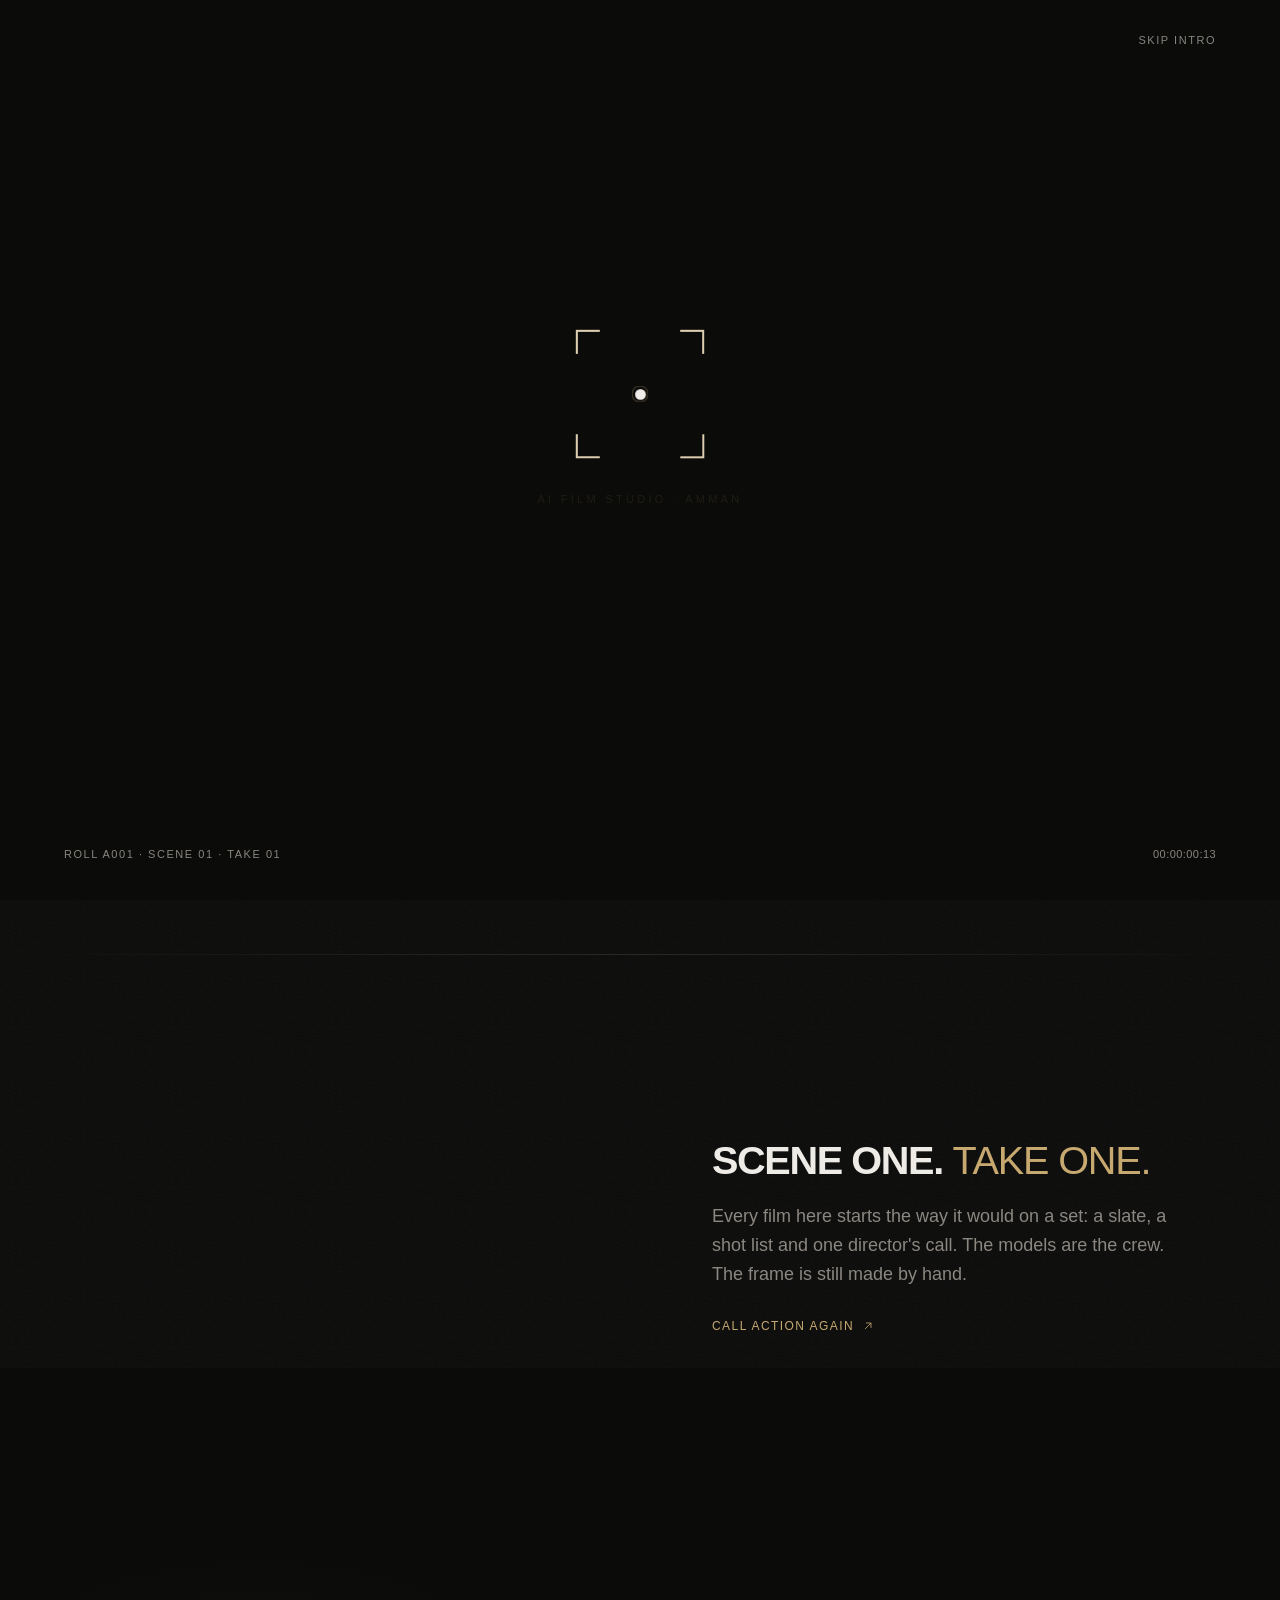
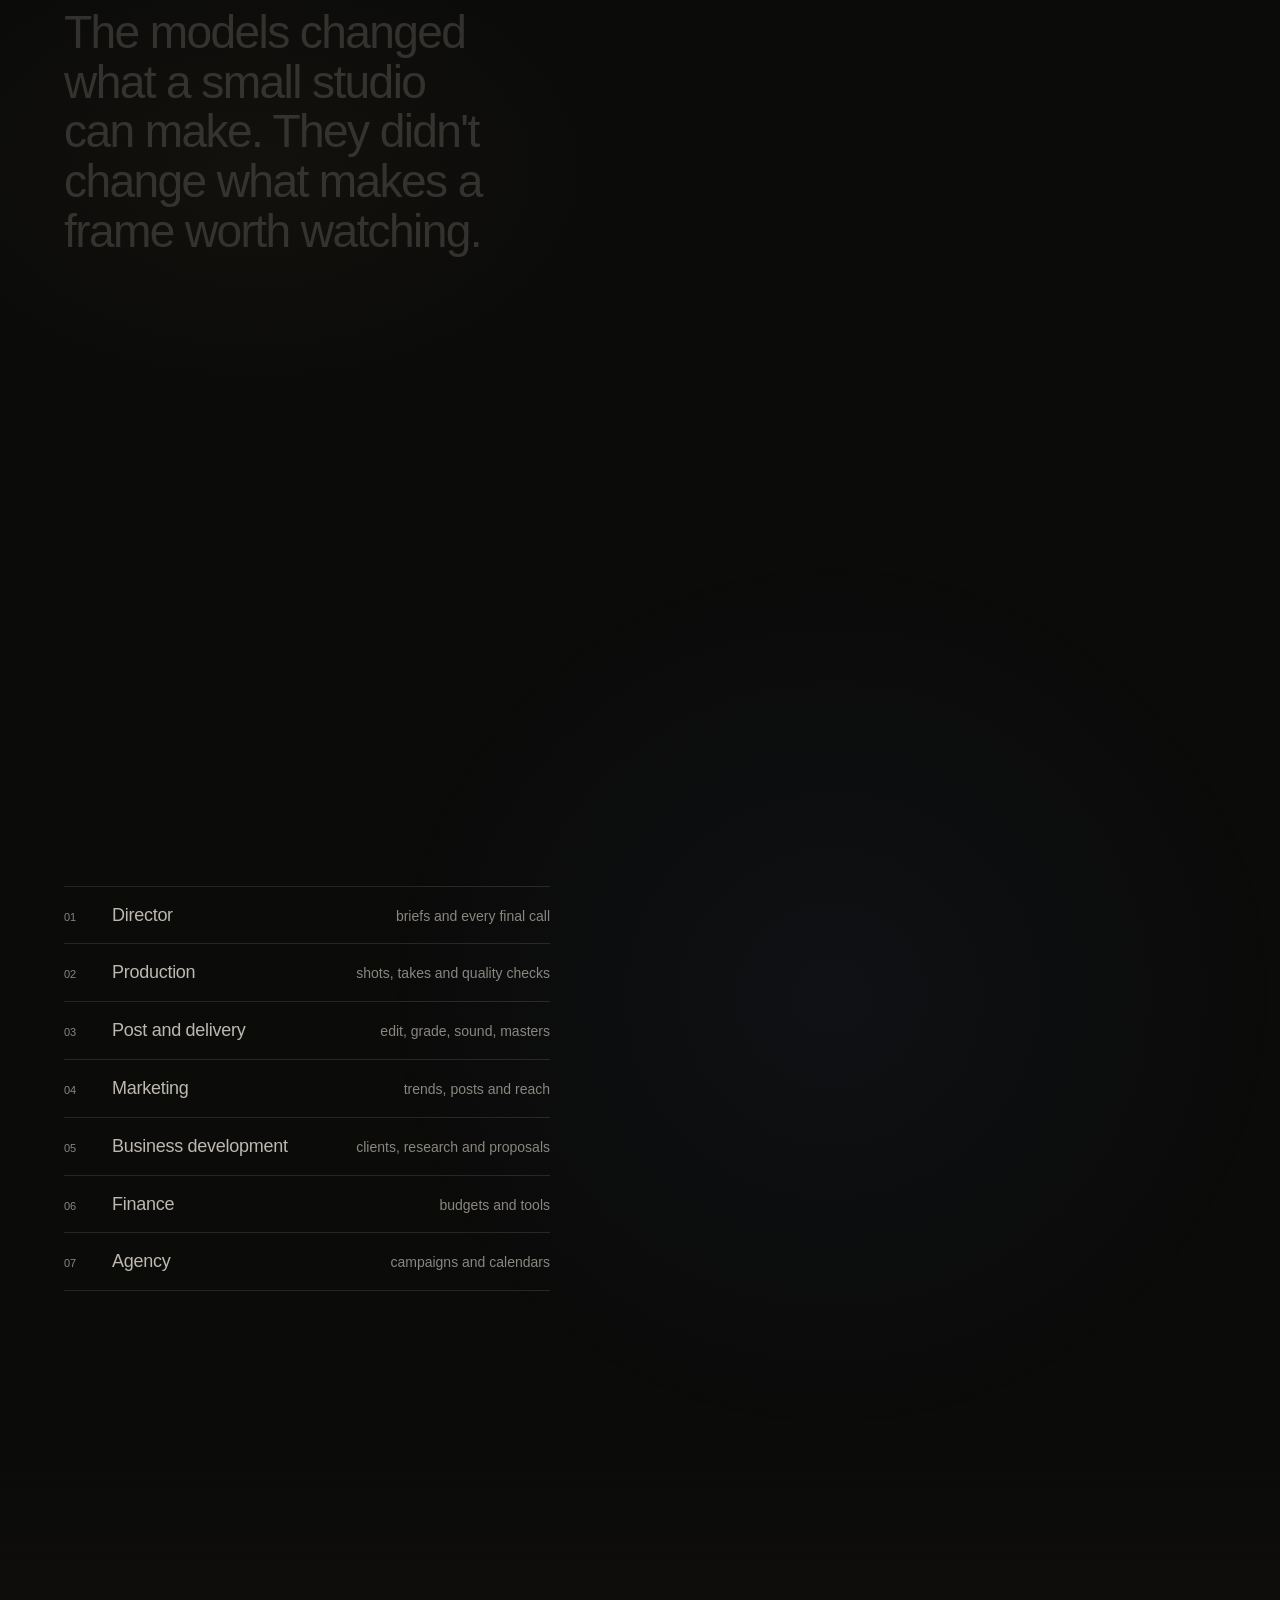
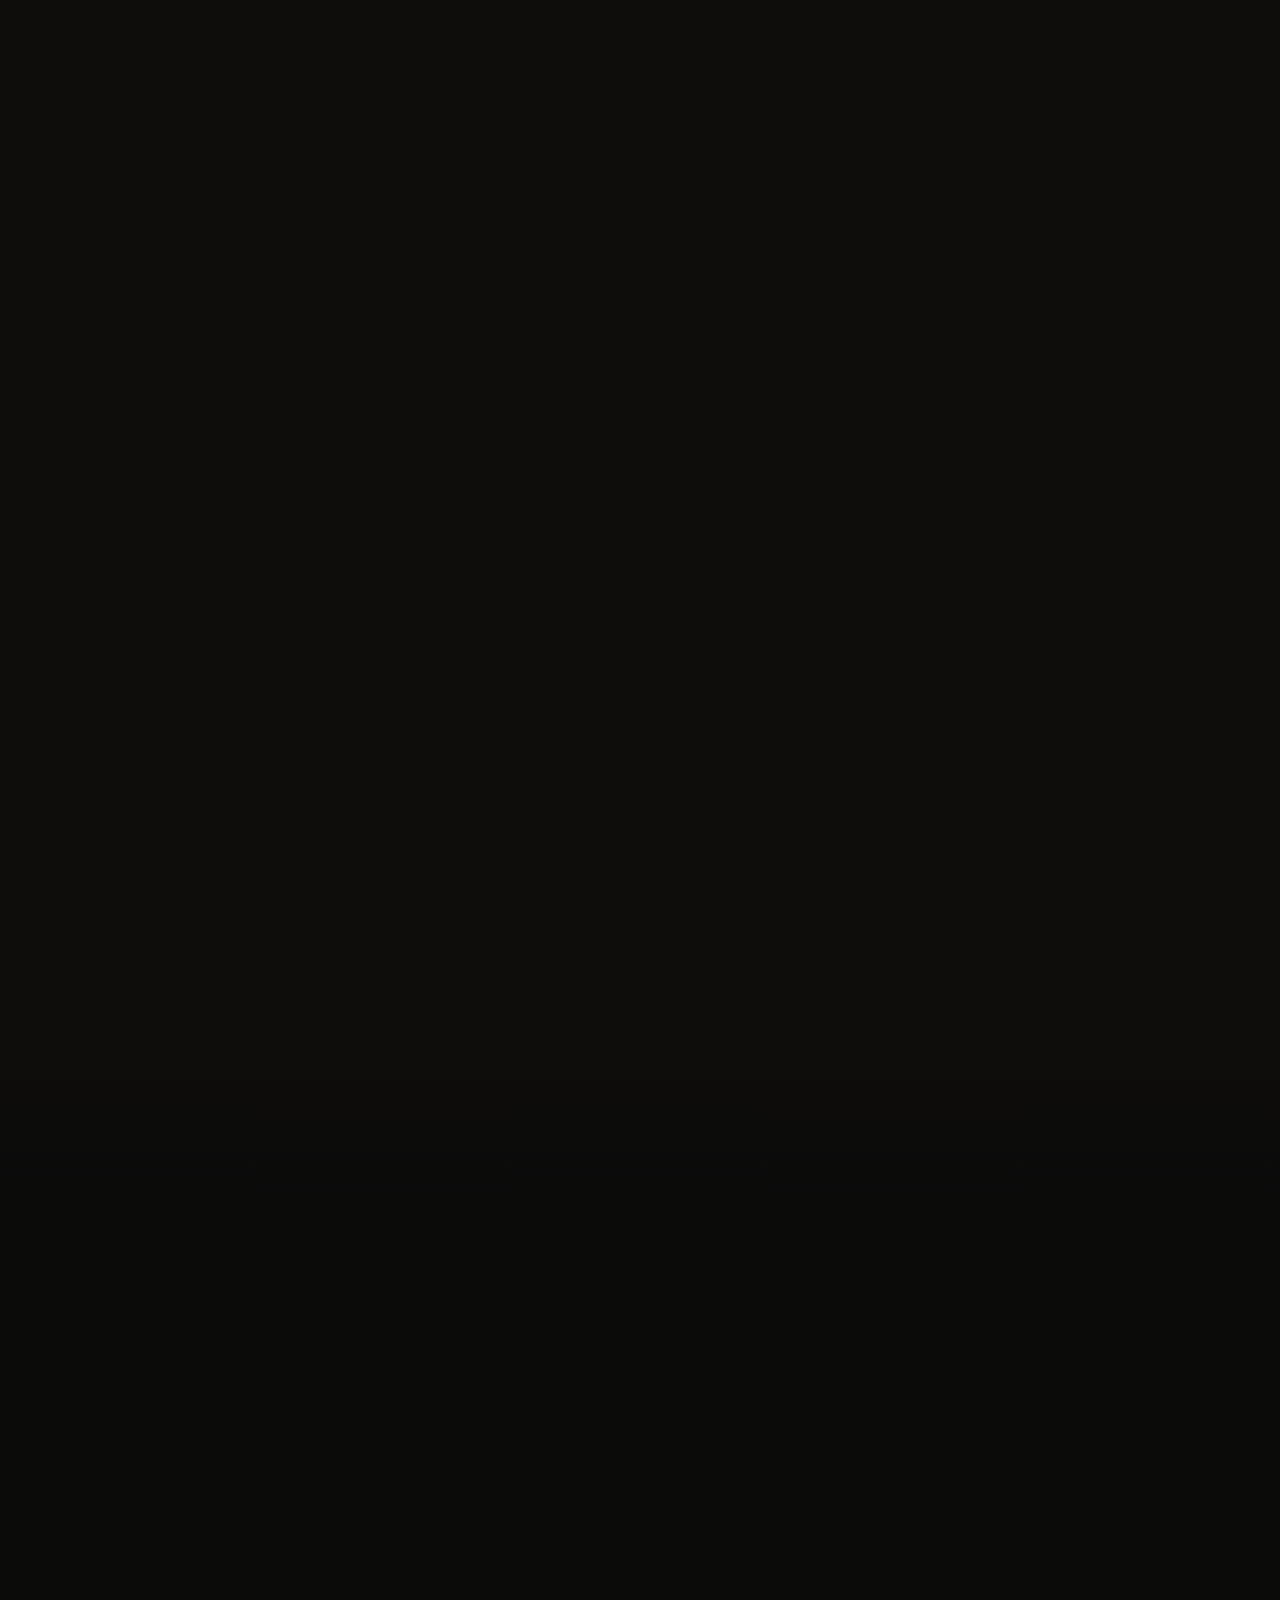
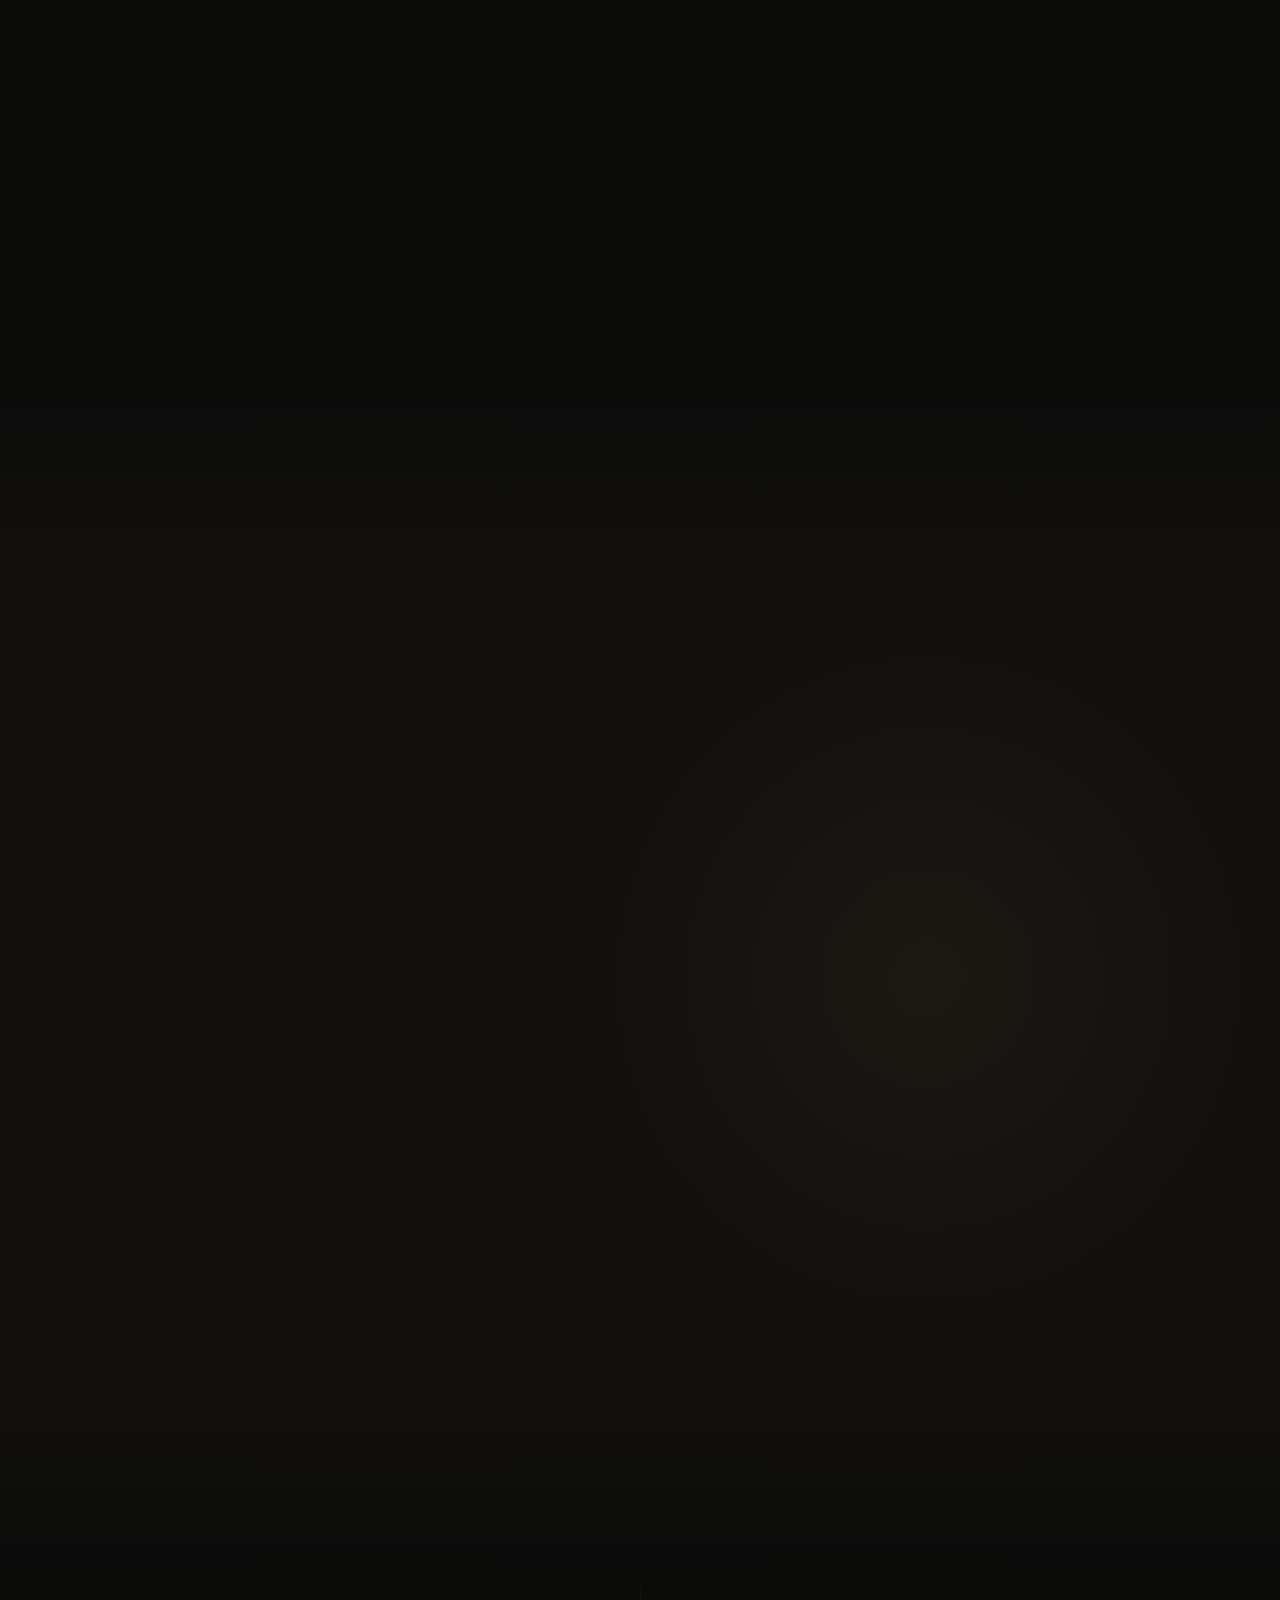
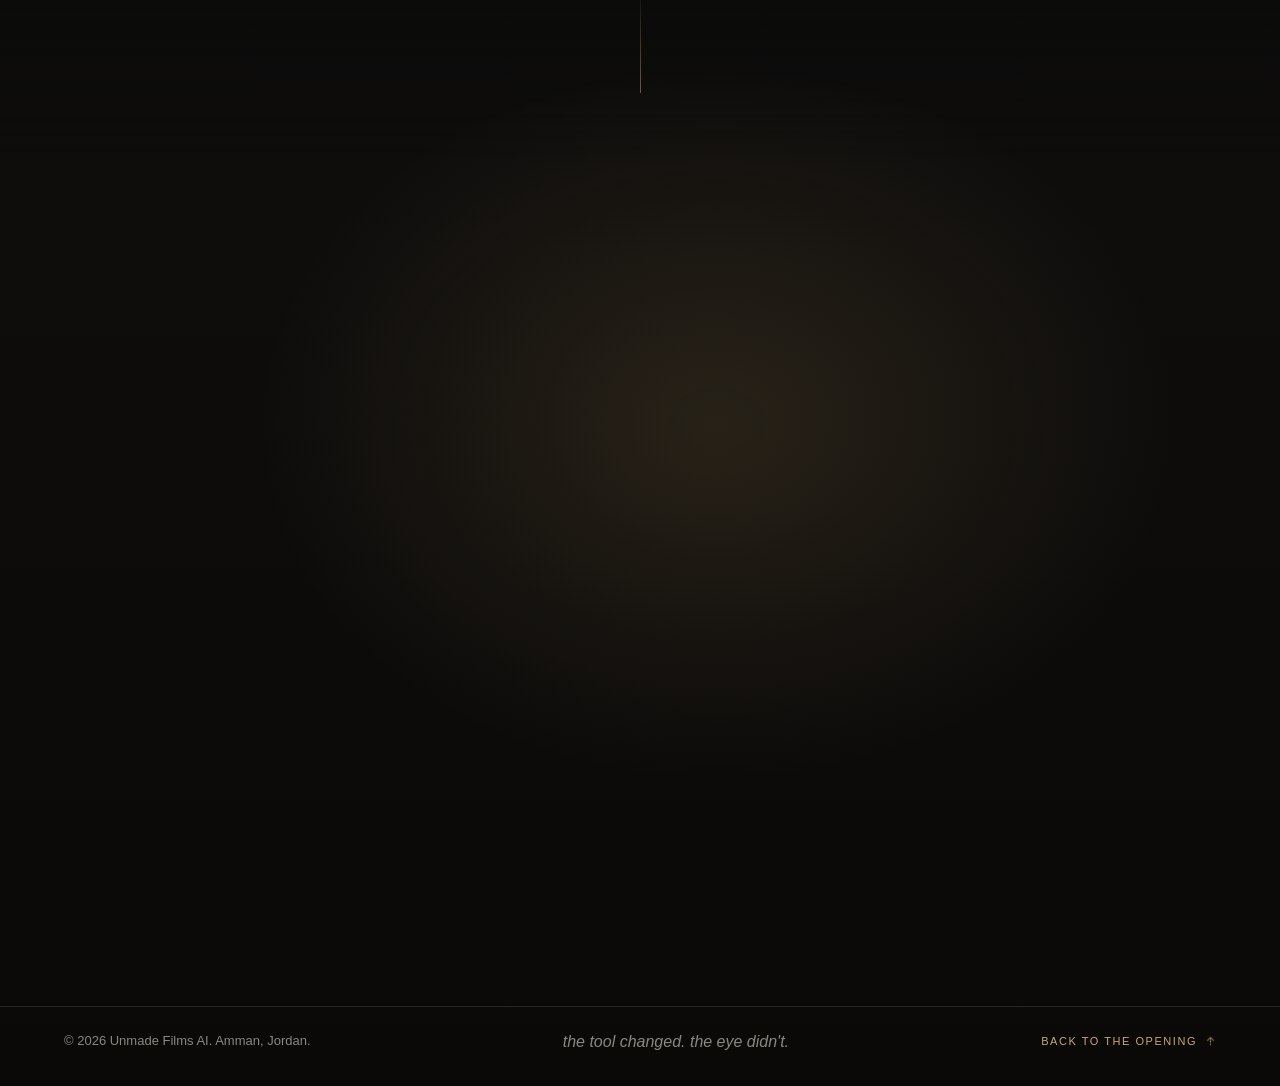
<file: index.html>
<!DOCTYPE html>
<html lang="en">
<head>
<meta charset="utf-8">
<meta name="viewport" content="width=device-width, initial-scale=1, viewport-fit=cover">
<title>Unmade Films AI · AI films, directed by a cinematographer</title>
<meta name="description" content="Unmade Films AI is an AI film studio in Amman, Jordan. Brand films, commercials and campaign content, directed by cinematographer Dawood Botai.">
<meta name="theme-color" content="#0A0A0A">
<meta property="og:type" content="website">
<meta property="og:title" content="Unmade Films AI">
<meta property="og:description" content="AI films, directed by a cinematographer. the tool changed. the eye didn't.">
<meta property="og:image" content="media/og.jpg">
<meta name="twitter:card" content="summary_large_image">
<link rel="icon" href="data:image/svg+xml,%3Csvg xmlns='http://www.w3.org/2000/svg' viewBox='0 0 64 64'%3E%3Crect width='64' height='64' fill='%230A0A0A'/%3E%3Cpath d='M12 24V12h12M40 12h12v12M52 40v12H40M24 52H12V40' fill='none' stroke='%23C8A96E' stroke-width='3.2'/%3E%3Ccircle cx='32' cy='32' r='4' fill='%23F0EDE8'/%3E%3C/svg%3E">
<link rel="preload" as="image" href="media/reel-poster.webp">
<script>try{if(localStorage.getItem("uf-theme")==="light")document.documentElement.dataset.theme="light"}catch(e){}</script>
<link rel="stylesheet" href="css/style.css?v=35">
<noscript><style>.loader{display:none}</style></noscript>
<script type="application/ld+json">
{"@context":"https://schema.org","@type":"Organization","name":"Unmade Films AI","url":"https://www.unmadefilmsai.com/","email":"dawood@unmadefilmsai.com","address":{"@type":"PostalAddress","addressLocality":"Amman","addressCountry":"JO"},"founder":{"@type":"Person","name":"Dawood Botai","jobTitle":"Director and cinematographer"},"sameAs":["https://www.instagram.com/unmadefilmsai","https://www.youtube.com/@dawoodbotai","https://www.linkedin.com/company/unmade-films-ai/"]}
</script>
</head>
<body>
<svg class="sr" aria-hidden="true">
  <symbol id="uf" viewBox="0 0 64 64"><path d="M12 24V12h12M40 12h12v12M52 40v12H40M24 52H12V40" fill="none" stroke="currentColor" stroke-width="2.4"/><circle cx="32" cy="32" r="3" fill="currentColor"/></symbol>
  <symbol id="i-ig" viewBox="0 0 24 24"><rect x="3" y="3" width="18" height="18" rx="5" fill="none" stroke="currentColor" stroke-width="1.6"/><circle cx="12" cy="12" r="4.2" fill="none" stroke="currentColor" stroke-width="1.6"/><circle cx="17.4" cy="6.6" r="1.1" fill="currentColor"/></symbol>
  <symbol id="i-yt" viewBox="0 0 24 24"><rect x="2.5" y="5" width="19" height="14" rx="4" fill="none" stroke="currentColor" stroke-width="1.6"/><path d="M10 9.2v5.6l4.8-2.8z" fill="currentColor"/></symbol>
  <symbol id="i-li" viewBox="0 0 24 24"><rect x="3" y="3" width="18" height="18" rx="3" fill="none" stroke="currentColor" stroke-width="1.6"/><path d="M7.5 10.2V17M7.5 7.2v.1M11.2 17v-6.8M11.2 13c0-1.8 1.1-2.9 2.6-2.9s2.4 1 2.4 2.8V17" fill="none" stroke="currentColor" stroke-width="1.6" stroke-linecap="round"/></symbol>
  <symbol id="i-mail" viewBox="0 0 24 24"><rect x="3" y="5.5" width="18" height="13" rx="2" fill="none" stroke="currentColor" stroke-width="1.6"/><path d="M3.5 7l8.5 6 8.5-6" fill="none" stroke="currentColor" stroke-width="1.6"/></symbol>
  <symbol id="i-arrow" viewBox="0 0 24 24"><path d="M6 18L18 6M8 6h10v10" fill="none" stroke="currentColor" stroke-width="1.6"/></symbol>
  <symbol id="i-aperture" viewBox="0 0 24 24"><circle cx="12" cy="12" r="9.6" fill="none" stroke="currentColor" stroke-width="1.5"/><path d="M12.00 8.40L20.12 7.68M15.12 10.20L19.80 16.88M15.12 13.80L11.68 21.19M12.00 15.60L3.88 16.32M8.88 13.80L4.20 7.12M8.88 10.20L12.32 2.81" fill="none" stroke="currentColor" stroke-width="1.3" stroke-linecap="round"/></symbol>
  <symbol id="i-flash" viewBox="0 0 24 24"><rect x="3" y="6.5" width="18" height="12" rx="2.5" fill="none" stroke="currentColor" stroke-width="1.5"/><path d="M7 6.5V5h10v1.5" fill="none" stroke="currentColor" stroke-width="1.5"/><path class="fl-bolt" d="M13.2 8.6 9.4 13.1h2.9l-.9 3.4 3.9-4.6h-2.9z" fill="currentColor"/></symbol>
  <symbol id="i-play" viewBox="0 0 24 24"><path d="M8 5.5v13l10.5-6.5z" fill="currentColor"/></symbol>
  <symbol id="i-sun" viewBox="0 0 24 24"><circle cx="12" cy="12" r="4" fill="none" stroke="currentColor" stroke-width="1.6"/><path d="M12 2.5v2.5M12 19v2.5M2.5 12H5M19 12h2.5M5.3 5.3l1.8 1.8M16.9 16.9l1.8 1.8M5.3 18.7l1.8-1.8M16.9 7.1l1.8-1.8" stroke="currentColor" stroke-width="1.6" stroke-linecap="round"/></symbol>
  <symbol id="i-moon" viewBox="0 0 24 24"><path d="M19.5 14.5A8 8 0 0 1 9.5 4.5a8 8 0 1 0 10 10z" fill="none" stroke="currentColor" stroke-width="1.6" stroke-linejoin="round"/></symbol>
</svg>

<a class="skip" href="#main">Skip to content</a>

<!-- LOGO LAUNCH -->
<!-- LOGO LAUNCH: the logo's viewfinder becomes the hero frame -->
<div class="loader" id="loader" aria-hidden="true">
  <div class="loader-bg" id="loaderBg"></div>
  <div class="lv" id="lv"><i class="tl"></i><i class="tr"></i><i class="bl"></i><i class="br"></i><b class="lv-dot" id="lvDot"></b><span class="lv-ring" id="lvRing"></span></div>
  <div class="launch-text" id="launchText">
    <p class="launch-kicker">AI film studio · Amman</p>
    <p class="launch-word" id="launchWord">UNMADE FILMS AI</p>
    <p class="launch-tag" id="launchTag">the tool changed. the eye didn't.</p>
  </div>
  <div class="loader-meta" id="loaderMeta"><span>ROLL A001 · SCENE 01 · TAKE 01</span><span class="tc" id="loaderTc">00:00:00:00</span></div>
  <button class="loader-skip" id="loaderSkip">Skip intro</button>
</div>

<!-- camera shutter: used to cut straight to the brief -->
<!-- section cut: anamorphic mattes close, a scene card, the cut, the mattes open -->
<div class="cut" id="cut" aria-hidden="true">
  <div class="cut-veil"></div>
  <div class="cut-matte cut-t"><span class="cut-perf"></span></div>
  <div class="cut-matte cut-b"><span class="cut-perf"></span></div>
  <div class="cut-card">
    <span class="tc cut-k"><i class="cut-dot"></i><span id="cutFrom">00</span><b>→</b><span id="cutTo">03</span></span>
    <strong class="cut-name" id="cutName">Process</strong>
    <span class="tc cut-tc" id="cutTc">00:00:00:00</span>
  </div>
</div>
<div class="shutter" id="shutter" aria-hidden="true">
  <svg class="sh-svg" id="shSvg"><path class="sh-iris" id="shIris" fill-rule="evenodd"/><path class="sh-blades" id="shBlades"/></svg>
  <div class="sh-mark" id="shMark">
    <svg class="sh-logo"><use href="#uf"/></svg>
    <p class="sh-word">UNMADE FILMS AI</p>
    <span class="sh-slate tc">SCENE 06 · SUBMISSION</span>
  </div>
</div>

<div class="flash-pop" id="flashPop" aria-hidden="true"></div>
<div class="grain" aria-hidden="true"></div>
<div class="guides" aria-hidden="true"><i></i><i></i></div>
<div class="ambient" aria-hidden="true"><i class="am-a"></i><i class="am-b"></i><i class="am-c"></i></div>
<div class="rail rail-l" aria-hidden="true"><span class="rail-perf" id="railPerf"></span><span class="rail-code" id="railCode">UF 5219 · ▸ 01A · UNMADE FILMS AI · UF 5219 · ▸ 02A · AMMAN · UF 5219 · ▸ 03A · 2.39:1 · UF 5219 · ▸ 04A ·</span></div>
<div class="rail rail-r" aria-hidden="true">
  <span class="rail-no tc" id="railNo">00</span>
  <span class="rail-line"><span id="railFill"></span></span>
  <span class="rail-name" id="railName">Opening</span>
  <span class="rail-tc tc" id="railTc">00:00:00:00</span>
</div>

<header class="nav" id="nav">
  <div class="nav-bar">
    <nav class="nav-side nav-left" aria-label="Primary">
      <span class="nav-focus" aria-hidden="true"><i></i><i></i><i></i><i></i></span>
      <a class="l" href="#studio" data-sec="studio"><span class="l-no">01</span><span class="l-roll">Studio</span></a>
      <a class="l" href="#work" data-sec="work"><span class="l-no">02</span><span class="l-roll">Work</span></a>
      <a class="l" href="#process" data-sec="process"><span class="l-no">03</span><span class="l-roll">Process</span></a>
    </nav>
  </div>
  <a class="lens badge" id="badge" href="#top" aria-label="Unmade Films AI, back to top">
    <svg class="badge-mark" viewBox="0 0 64 64" aria-hidden="true"><path d="M12 24V12h12M40 12h12v12M52 40v12H40M24 52H12V40" fill="none" stroke="currentColor" stroke-width="2.6"/><circle cx="32" cy="32" r="3" fill="currentColor"/></svg>
  </a>
  <div class="nav-end">
    <div class="nav-side nav-right">
      <span class="nav-focus" aria-hidden="true"><i></i><i></i><i></i><i></i></span>
      <a class="l" href="#services" data-sec="services"><span class="l-no">04</span><span class="l-roll">Services</span></a>
      <a class="l" href="#follow" data-sec="follow"><span class="l-no">05</span><span class="l-roll">Follow</span></a>
    </div>
    <ul class="nav-social" aria-label="Social">
      <li><a href="https://www.instagram.com/unmadefilmsai" target="_blank" rel="noopener" aria-label="Instagram" data-tip="Instagram"><svg><use href="#i-ig"/></svg></a></li>
      <li><a href="https://www.youtube.com/@dawoodbotai" target="_blank" rel="noopener" aria-label="YouTube" data-tip="YouTube"><svg><use href="#i-yt"/></svg></a></li>
      <li><a href="https://www.linkedin.com/company/unmade-films-ai/" target="_blank" rel="noopener" aria-label="LinkedIn" data-tip="LinkedIn"><svg><use href="#i-li"/></svg></a></li>
    </ul>
    <button class="flash-btn" id="flashBtn" type="button" aria-pressed="false" aria-label="Flash off. Switch to the light theme">
      <span class="fl-ring" aria-hidden="true"></span>
      <svg class="fl-ic" aria-hidden="true"><use href="#i-flash"/></svg>
      <span class="fl-txt" aria-hidden="true"><b>Flash</b><i id="flashState">Off</i></span>
    </button>
    <a class="nav-cta" href="#brief" data-magnetic>
      <span class="cta-vf" aria-hidden="true"><i></i><i></i><i></i><i></i></span>
      <span class="cta-fill" aria-hidden="true"></span>
      <span class="cta-perf cta-perf-t" aria-hidden="true"></span>
      <span class="cta-perf cta-perf-b" aria-hidden="true"></span>
      <span class="cta-no" aria-hidden="true">06</span>
      <span class="l-roll">Send a brief</span>
      <span class="cta-go" aria-hidden="true"><svg><use href="#i-aperture"/></svg></span>
    </a>
    <button class="burger" id="burger" aria-label="Open menu" aria-expanded="false" aria-controls="menu"><span></span><span></span></button>
  </div>
  <!-- camera strip: the readouts and focus scale between the nav and the film -->
  <div class="cam-strip" id="camStrip" aria-hidden="true">
    <div class="cs-side cs-left">
      <span class="cs-rec"><i></i>REC</span>
      <span class="tc cs-tc" id="heroTc">00:00:00:00</span>
      <span class="cs-sep"></span>
      <span class="cs-val"><b>ISO</b> 800</span>
      <span class="cs-val"><b>SHUTTER</b> 180°</span>
    </div>
    <div class="cs-ruler">
      <div class="cs-track" id="csTrack">
        <span>∞</span><span>20</span><span>10</span><span>5</span><span>3</span><span>2</span><span>1.5</span><span>1.2</span><span>1</span><span>.8</span><span>.6</span><span>m</span>
        <span>∞</span><span>20</span><span>10</span><span>5</span><span>3</span><span>2</span><span>1.5</span><span>1.2</span><span>1</span><span>.8</span><span>.6</span><span>m</span>
        <span>∞</span><span>20</span><span>10</span><span>5</span><span>3</span><span>2</span><span>1.5</span><span>1.2</span><span>1</span><span>.8</span><span>.6</span><span>m</span>
      </div>
      <i class="cs-index"></i>
    </div>
    <div class="cs-side cs-right">
      <span class="cs-val"><b>ƒ</b> 2.8</span>
      <span class="cs-val"><b>WB</b> 5600K</span>
      <span class="cs-sep"></span>
      <span class="cs-val">2.39:1 · 24 FPS</span>
      <span class="cs-val"><b>AMMAN</b> <span class="tc" id="stripTime">--:--</span></span>
    </div>
  </div>
  <div class="progress" aria-hidden="true"><span id="progress"></span></div>
</header>

<div class="menu" id="menu" aria-hidden="true">
  <ol class="menu-links">
    <li><a href="#studio"><small>01</small>Studio</a></li>
    <li><a href="#work"><small>02</small>Work</a></li>
    <li><a href="#process"><small>03</small>Process</a></li>
    <li><a href="#services"><small>04</small>Services</a></li>
    <li><a href="#brief"><small>05</small>Send a brief</a></li>
  </ol>
  <div class="menu-foot">
    <a href="mailto:dawood@unmadefilmsai.com">dawood@unmadefilmsai.com</a>
    <div class="menu-social">
      <a href="https://www.instagram.com/unmadefilmsai" target="_blank" rel="noopener">Instagram</a>
      <a href="https://www.youtube.com/@dawoodbotai" target="_blank" rel="noopener">YouTube</a>
      <a href="https://www.linkedin.com/company/unmade-films-ai/" target="_blank" rel="noopener">LinkedIn</a>
    </div>
  </div>
</div>

<main id="main">
  <span id="top"></span>

  <!-- HERO: the reel at its native 2.39:1, never stretched -->
  <section class="hero" id="hero" aria-labelledby="h1">
    <div class="hero-ambient" aria-hidden="true"><img src="media/reel-poster.webp" alt=""></div>
    <div class="hero-stage">
      <div class="hero-frame" id="heroFrame">
        <img class="poster" src="media/reel-poster.webp" alt="">
        <video id="reel" muted loop playsinline preload="auto" poster="media/reel-poster.webp" aria-label="A loop of moments from recent films">
          <source src="media/reel.webm" type="video/webm">
          <source src="media/reel-v2.mp4" type="video/mp4">
        </video>
        <div class="vf hero-vf" aria-hidden="true"><i class="tl"></i><i class="tr"></i><i class="bl"></i><i class="br"></i><b></b></div>
        <div class="rack" id="rack" aria-hidden="true"></div>
        <div class="guide" id="guide" aria-hidden="true"><i class="g-safe"></i><span class="g-lbl" id="gLbl"></span></div>
        <div class="af" id="af" aria-hidden="true"><i></i><i></i><i></i><i></i><span class="af-lbl" id="afLbl">AF · 2.4 m</span></div>
        <button class="reel-toggle" id="reelToggle" aria-label="Pause the reel"><span class="pz"></span></button>
      </div>
      <div class="hero-frame-cap">
        <span aria-hidden="true">A001 · Showreel 2026</span>
        <div class="fmt-mon" role="group" aria-label="Frame guides for delivery formats">
          <span class="fm-k" aria-hidden="true">Frame</span>
          <button type="button" data-fmt="2.39" aria-pressed="true">2.39</button>
          <button type="button" data-fmt="16:9" aria-pressed="false">16:9</button>
          <button type="button" data-fmt="9:16" aria-pressed="false">9:16</button>
          <button type="button" data-fmt="4:5" aria-pressed="false">4:5</button>
        </div>
        <span aria-hidden="true">Amman 31.95°N 35.93°E</span>
      </div>
    </div>
    <div class="hero-copy wrap">
      <h1 id="h1">AI films, directed <br>by a <em>cinematographer.</em></h1>
      <div class="hero-aside">
        <p><em>the tool changed. the eye didn't.</em></p>
        <p class="muted">AI film studio in Amman, Jordan</p>
        <div class="hero-cta">
          <button class="btn btn-ghost" data-yt="YrgJeZ2Te_Q" data-title="A Studio of One"><svg><use href="#i-play"/></svg><span>Watch the studio film</span><small>1:49</small></button>
          <a class="link-arrow" href="#work">See recent films <svg><use href="#i-arrow"/></svg></a>
        </div>
      </div>
    </div>
  </section>

  <!-- SLATE: scene one, take one -->
  <section class="slate-sec wrap" aria-label="Production slate">
    <div class="slate" id="slate">
      <div class="clapper" aria-hidden="true">
        <div class="stick stick-top" id="stickTop"></div>
        <div class="stick stick-base"></div>
      </div>
      <dl class="slate-body">
        <div class="s-prod"><dt>Production</dt><dd>Unmade Films AI</dd></div>
        <div><dt>Roll</dt><dd class="tc">A001</dd></div>
        <div><dt>Scene</dt><dd class="tc">01</dd></div>
        <div><dt>Take</dt><dd class="tc" id="takeNo">01</dd></div>
        <div class="s-wide"><dt>Director</dt><dd>Dawood Botai</dd></div>
        <div class="s-wide"><dt>Camera</dt><dd><em>the eye</em></dd></div>
        <div><dt>Date</dt><dd class="tc" id="slateDate">--.--.--</dd></div>
        <div><dt>Location</dt><dd>Amman, JO</dd></div>
        <div class="s-wide"><dt>Format</dt><dd class="tc">16:9 · 9:16 · 4:5</dd></div>
      </dl>
    </div>
    <div class="slate-copy">
      <p class="slate-big">Scene one. <em>Take one.</em></p>
      <p class="muted">Every film here starts the way it would on a set: a slate, a shot list and one director's call. The models are the crew. The frame is still made by hand.</p>
      <button class="link-arrow slate-again" id="clapAgain">Call action again <svg><use href="#i-arrow"/></svg></button>
    </div>
  </section>

  <!-- THE EYE -->
  <section class="manifesto wrap" id="eye" aria-labelledby="m-h">
    <p class="eyebrow" id="m-h"><span>01</span> The eye</p>
    <p class="scrub" id="scrub">The models changed what a small studio can make. They didn't change what makes a frame worth watching.</p>
    <div class="manifesto-foot">
      <p class="muted reveal">Where the light falls. What stays in shadow. How long to hold before the cut. Every one of those calls is still made by hand, and a whole studio is built to protect them.</p>
      <div class="sig reveal"><span class="sig-name">Dawood Botai</span><span class="muted">Director and cinematographer</span></div>
    </div>
  </section>

  <!-- STUDIO -->
  <section class="studio wrap" id="studio" aria-labelledby="s-h">
    <div class="studio-grid">
      <div class="studio-copy">
        <p class="eyebrow"><span>02</span> The studio</p>
        <h2 id="s-h" class="split">One director. <em>Seven rooms.</em></h2>
        <p class="lead reveal">Unmade Films runs as a studio of seven AI departments, each in its own room. They research, plan, track every shot and prepare every delivery, so the director's time goes where it matters: the frame.</p>
        <ul class="rooms" id="rooms">
          <li data-x="50" data-y="50" data-time="10:00"><span class="rn">01</span><b>Director</b><span>briefs and every final call</span></li>
          <li data-x="16.7" data-y="50" data-time="07:30"><span class="rn">02</span><b>Production</b><span>shots, takes and quality checks</span></li>
          <li data-x="83.3" data-y="50" data-time="16:00"><span class="rn">03</span><b>Post and delivery</b><span>edit, grade, sound, masters</span></li>
          <li data-x="33.3" data-y="20" data-time="09:00"><span class="rn">04</span><b>Marketing</b><span>trends, posts and reach</span></li>
          <li data-x="66.7" data-y="20" data-time="11:30"><span class="rn">05</span><b>Business development</b><span>clients, research and proposals</span></li>
          <li data-x="33.3" data-y="80" data-time="13:00"><span class="rn">06</span><b>Finance</b><span>budgets and tools</span></li>
          <li data-x="66.7" data-y="80" data-time="14:30"><span class="rn">07</span><b>Agency</b><span>campaigns and calendars</span></li>
        </ul>
      </div>
      <div class="house-wrap">
        <div class="house" id="house">
          <div class="house-glow" aria-hidden="true"></div>
          <button class="hx" type="button" data-i="0" style="--x:33.333%;--y:30%">
            <img class="hx-n" src="media/rooms/room-director-night.webp" alt="" width="720" height="799" loading="lazy" decoding="async">
            <img class="hx-d" src="media/rooms/room-director-day.webp" alt="" width="720" height="799" loading="lazy" decoding="async">
          </button>
          <button class="hx" type="button" data-i="1" style="--x:0%;--y:30%">
            <img class="hx-n" src="media/rooms/room-production-night.webp" alt="" width="720" height="799" loading="lazy" decoding="async">
            <img class="hx-d" src="media/rooms/room-production-day.webp" alt="" width="720" height="799" loading="lazy" decoding="async">
          </button>
          <button class="hx" type="button" data-i="2" style="--x:66.667%;--y:30%">
            <img class="hx-n" src="media/rooms/room-post-night.webp" alt="" width="720" height="799" loading="lazy" decoding="async">
            <img class="hx-d" src="media/rooms/room-post-day.webp" alt="" width="720" height="799" loading="lazy" decoding="async">
          </button>
          <button class="hx" type="button" data-i="3" style="--x:16.667%;--y:0%">
            <img class="hx-n" src="media/rooms/room-marketing-night.webp" alt="" width="720" height="799" loading="lazy" decoding="async">
            <img class="hx-d" src="media/rooms/room-marketing-day.webp" alt="" width="720" height="799" loading="lazy" decoding="async">
          </button>
          <button class="hx" type="button" data-i="4" style="--x:50%;--y:0%">
            <img class="hx-n" src="media/rooms/room-bizdev-night.webp" alt="" width="720" height="799" loading="lazy" decoding="async">
            <img class="hx-d" src="media/rooms/room-bizdev-day.webp" alt="" width="720" height="799" loading="lazy" decoding="async">
          </button>
          <button class="hx" type="button" data-i="5" style="--x:16.667%;--y:60%">
            <img class="hx-n" src="media/rooms/room-finance-night.webp" alt="" width="720" height="799" loading="lazy" decoding="async">
            <img class="hx-d" src="media/rooms/room-finance-day.webp" alt="" width="720" height="799" loading="lazy" decoding="async">
          </button>
          <button class="hx" type="button" data-i="6" style="--x:50%;--y:60%">
            <img class="hx-n" src="media/rooms/room-agency-night.webp" alt="" width="720" height="799" loading="lazy" decoding="async">
            <img class="hx-d" src="media/rooms/room-agency-day.webp" alt="" width="720" height="799" loading="lazy" decoding="async">
          </button>
          <div class="room-pop" id="roomPop" role="status" aria-live="polite">
            <span class="rp-top"><svg><use href="#i-sun" id="rpIcon"/></svg><span id="rpTime">09:00</span> · <span id="rpLight">morning light</span></span>
            <strong id="rpName">Director</strong>
            <span class="rp-desc" id="rpDesc">briefs and every final call</span>
            <span class="rp-no tc" id="rpNo">ROOM 01 / 07</span>
          </div>
        </div>
        <p class="house-hint" id="houseHint"><svg><use href="#i-moon"/></svg><span>Night in the studio. Click a room to bring the morning in.</span></p>
      </div>
    </div>
  </section>

  <!-- WORK -->
  <section class="work" id="work" aria-labelledby="w-h">
    <div class="wrap work-head">
      <p class="eyebrow"><span>03</span> Work</p>
      <h2 id="w-h" class="split">Recent <em>films.</em></h2>
    </div>

    <article class="featured wrap" aria-labelledby="f-h">
      <button class="featured-media" data-yt="XL-Dbws9J0c" data-title="Empty Chair" data-r="43" aria-label="Play Empty Chair">
        <img src="media/p_sadaqaty.webp" alt="A hall of graduates in caps and gowns" width="1600" height="1200" loading="lazy">
        <span class="fmt">0:48</span>
      </button>
      <div class="featured-copy">
        <span class="tagline">Featured</span>
        <h3 id="f-h">Empty Chair</h3>
        <p class="meta">Education campaign · 0:48</p>
        <p>Every dinar fills a seat. A campaign that keeps students in university, told through the seat they almost left empty.</p>
        <button class="btn btn-ghost" data-yt="XL-Dbws9J0c" data-title="Empty Chair" data-r="43"><svg><use href="#i-play"/></svg><span>Play the film</span></button>
        <a class="link-arrow to-film fp-btf" href="film.html?f=empty-chair">Behind the frame <svg><use href="#i-arrow"/></svg></a>
      </div>
    </article>

    <!-- THE DIRECTOR'S REEL: a vertical timeline + a horizontal film reel, one component -->
    <div class="dreel" id="dreel" aria-roledescription="carousel" aria-label="The director's reel">
      <div class="wrap dreel-in">
        <div class="dreel-head">
          <div class="dh-l"><span class="tc dh-k">The director's reel · Archive</span><span class="muted">Six more films. Scroll, drag or pick one from the timeline.</span></div>
          <div class="dh-r">
            <span class="tc dh-count"><b id="drNow">01</b> / <span id="drTotal">06</span></span>
            <button class="dr-btn" id="drPrev" aria-label="Previous film"><svg><use href="#i-arrow"/></svg></button>
            <button class="dr-btn" id="drNext" aria-label="Next film"><svg><use href="#i-arrow"/></svg></button>
          </div>
        </div>
        <div class="dreel-body">
          <ol class="dr-tl" id="drTimeline" aria-label="Films in the reel"></ol>
          <div class="dr-index" id="drIndex" aria-label="Films in the reel"></div>
          <div class="dr-view" id="drView" tabindex="0" aria-label="Film reel. Use the left and right arrow keys to move between films.">
            <div class="dr-track" id="drTrack">
              <article class="dr-slide" data-yt="Mqzovf1Fnyc" data-title="Trophy" data-cat="Sport" data-dur="0:47" data-desc="Desert craft, from the first pencil line to stadium light.">
                <button class="dr-media" aria-label="Watch Trophy, 0:47">
                  <span class="edge edge-t"><span>UF 5219</span><span>▸ 01</span><span>01A</span></span>
                  <span class="dr-pic"><img src="media/p_trophy.webp" alt="A silver trophy under stadium lights" width="1600" height="900" loading="lazy"><span class="dr-shade"></span><span class="dr-watch"><svg><use href="#i-play"/></svg>Watch film</span></span>
                  <span class="edge edge-b"><span>▸ 01</span><span>SPORT · 0:47</span></span>
                </button>
                <div class="dr-cap"><span class="dr-no tc">01</span><div class="dr-txt"><h3>Trophy</h3><p>Desert craft, from the first pencil line to stadium light.</p><a class="dr-btf to-film" href="film.html?f=trophy">Behind the frame <svg aria-hidden="true"><use href="#i-arrow"/></svg></a></div><span class="dr-meta tc">Sport<br>0:47</span></div>
              </article>
              <article class="dr-slide" data-yt="h17MI-oDwzI" data-title="JO80" data-cat="Culture" data-dur="1:27" data-desc="Eighty years of independence, in the faces of Jordan.">
                <button class="dr-media" aria-label="Watch JO80, 1:27">
                  <span class="edge edge-t"><span>UF 5219</span><span>▸ 02</span><span>02A</span></span>
                  <span class="dr-pic"><img src="media/p_jo80.webp" alt="A young officer in dress uniform" width="1280" height="720" loading="lazy"><span class="dr-shade"></span><span class="dr-watch"><svg><use href="#i-play"/></svg>Watch film</span></span>
                  <span class="edge edge-b"><span>▸ 02</span><span>CULTURE · 1:27</span></span>
                </button>
                <div class="dr-cap"><span class="dr-no tc">02</span><div class="dr-txt"><h3>JO80</h3><p>Eighty years of independence, in the faces of Jordan.</p><a class="dr-btf to-film" href="film.html?f=jo80">Behind the frame <svg aria-hidden="true"><use href="#i-arrow"/></svg></a></div><span class="dr-meta tc">Culture<br>1:27</span></div>
              </article>
              <article class="dr-slide" data-yt="DMqowjpVrE8" data-title="Khamzat" data-cat="Sport" data-dur="0:14" data-desc="Borz. The fighter as the wolf, in an illustrated world.">
                <button class="dr-media" aria-label="Watch Khamzat, 0:14">
                  <span class="edge edge-t"><span>UF 5219</span><span>▸ 03</span><span>03A</span></span>
                  <span class="dr-pic"><img src="media/p_khamzat.webp" alt="An illustrated fighter in a wolf cloak" width="1280" height="720" loading="lazy"><span class="dr-shade"></span><span class="dr-watch"><svg><use href="#i-play"/></svg>Watch film</span></span>
                  <span class="edge edge-b"><span>▸ 03</span><span>SPORT · 0:14</span></span>
                </button>
                <div class="dr-cap"><span class="dr-no tc">03</span><div class="dr-txt"><h3>Khamzat</h3><p>Borz. The fighter as the wolf, in an illustrated world.</p><a class="dr-btf to-film" href="film.html?f=khamzat">Behind the frame <svg aria-hidden="true"><use href="#i-arrow"/></svg></a></div><span class="dr-meta tc">Sport<br>0:14</span></div>
              </article>
              <article class="dr-slide" data-yt="hsQ3gnZZt9s" data-title="Khamrah Dukhan" data-cat="Fragrance" data-dur="0:30" data-desc="One bottle. Smoke, amber and stone.">
                <button class="dr-media" aria-label="Watch Khamrah Dukhan, 0:30">
                  <span class="edge edge-t"><span>UF 5219</span><span>▸ 04</span><span>04A</span></span>
                  <span class="dr-pic"><img src="media/p_khamrah.webp" alt="A perfume bottle in smoke" width="1280" height="720" loading="lazy"><span class="dr-shade"></span><span class="dr-watch"><svg><use href="#i-play"/></svg>Watch film</span></span>
                  <span class="edge edge-b"><span>▸ 04</span><span>FRAGRANCE · 0:30</span></span>
                </button>
                <div class="dr-cap"><span class="dr-no tc">04</span><div class="dr-txt"><h3>Khamrah Dukhan</h3><p>One bottle. Smoke, amber and stone.</p><a class="dr-btf to-film" href="film.html?f=khamrah-dukhan">Behind the frame <svg aria-hidden="true"><use href="#i-arrow"/></svg></a></div><span class="dr-meta tc">Fragrance<br>0:30</span></div>
              </article>
              <article class="dr-slide" data-yt="Y3uw2Iru2sk" data-title="ARD" data-cat="Food" data-dur="0:32" data-desc="From hand to hand. An olive oil film, grove to table.">
                <button class="dr-media" aria-label="Watch ARD, 0:32">
                  <span class="edge edge-t"><span>UF 5219</span><span>▸ 05</span><span>05A</span></span>
                  <span class="dr-pic"><img src="media/p_ard.webp" alt="Olive trees in morning mist" width="1600" height="900" loading="lazy"><span class="dr-shade"></span><span class="dr-watch"><svg><use href="#i-play"/></svg>Watch film</span></span>
                  <span class="edge edge-b"><span>▸ 05</span><span>FOOD · 0:32</span></span>
                </button>
                <div class="dr-cap"><span class="dr-no tc">05</span><div class="dr-txt"><h3>ARD</h3><p>From hand to hand. An olive oil film, grove to table.</p><a class="dr-btf to-film" href="film.html?f=ard">Behind the frame <svg aria-hidden="true"><use href="#i-arrow"/></svg></a></div><span class="dr-meta tc">Food<br>0:32</span></div>
              </article>
              <article class="dr-slide" data-yt="5veRChUHfp8" data-title="Fear" data-cat="Short film" data-dur="0:30" data-desc="One lit window in a dark city, and the person inside it.">
                <button class="dr-media" aria-label="Watch Fear, 0:30">
                  <span class="edge edge-t"><span>UF 5219</span><span>▸ 06</span><span>06A</span></span>
                  <span class="dr-pic"><img src="media/p_fear.webp" alt="A woman alone in a lit apartment window" width="1600" height="900" loading="lazy"><span class="dr-shade"></span><span class="dr-watch"><svg><use href="#i-play"/></svg>Watch film</span></span>
                  <span class="edge edge-b"><span>▸ 06</span><span>SHORT FILM · 0:30</span></span>
                </button>
                <div class="dr-cap"><span class="dr-no tc">06</span><div class="dr-txt"><h3>Fear</h3><p>One lit window in a dark city, and the person inside it.</p><a class="dr-btf to-film" href="film.html?f=fear">Behind the frame <svg aria-hidden="true"><use href="#i-arrow"/></svg></a></div><span class="dr-meta tc">Short film<br>0:30</span></div>
              </article>
            </div>
          </div>
        </div>
        <div class="dr-foot">
          <div class="dr-progress" aria-hidden="true"><span id="drBar"></span></div>
          <a class="link-arrow dr-yt" href="https://www.youtube.com/@dawoodbotai" target="_blank" rel="noopener">More films on YouTube <svg><use href="#i-arrow"/></svg></a>
        </div>
      </div>
    </div>
  </section>

  <!-- PROCESS -->
  <section class="process" id="process" aria-labelledby="p-h">
    <div class="wrap pr-head">
      <div class="pr-head-l">
        <p class="eyebrow"><span>04</span> Process</p>
        <h2 id="p-h" class="split">From brief to master, <em>the way a film set works.</em></h2>
      </div>
      <div class="pr-head-r">
        <p class="lead reveal">AI replaces the crew and the location, not the craft. Every film moves through the same six steps inside the studio.</p>
        <dl class="pr-sheet reveal">
          <div><dt class="tc">Steps</dt><dd>06</dd></div>
          <div><dt class="tc">Director</dt><dd>01</dd></div>
          <div><dt class="tc">Shoot days</dt><dd>00</dd></div>
        </dl>
      </div>
    </div>
    <div class="pr-pin" id="prPin">
      <div class="wrap pr-stage">
        <div class="pr-num" aria-hidden="true"><span class="pr-num-reel" id="prReel"><b>01</b><b>02</b><b>03</b><b>04</b><b>05</b><b>06</b></span></div>
        <figure class="pr-monitor" aria-hidden="true">
          <div class="pr-gate" id="prGate">
          <img src="media/s_brief.webp" alt="" class="on" data-cap="Trophy">
          <img src="media/s_light.webp" alt="" loading="lazy" data-cap="Empty Chair">
          <img src="media/s_generate.webp" alt="" loading="lazy" data-cap="Trophy">
          <img src="media/s_direct.webp" alt="" loading="lazy" data-cap="Empty Chair">
          <img src="media/s_post.webp" alt="" loading="lazy" data-cap="ARD">
          <img src="media/s_deliver.webp" alt="" loading="lazy" data-cap="Khamrah Dukhan">
          </div>
          <div class="vf"><i class="tl"></i><i class="tr"></i><i class="bl"></i><i class="br"></i></div>
          <div class="pr-hud pr-hud-t tc"><span><i class="pr-rec"></i>REC</span><span id="prTc">00:00:00:00</span><span id="prPhase">PRE-PRODUCTION</span></div>
          <div class="pr-hud pr-hud-b tc"><span id="prStep">STEP 01 / 06</span><span id="prCap">From the film Trophy</span></div>
        </figure>
        <ol class="pr-steps" id="steps">
        <li class="on">
          <img class="pr-thumb" src="media/s_brief.webp" alt="A pencil sketch of a trophy design" loading="lazy">
          <p class="pr-phase tc"><span>01</span>Pre-production</p>
          <h3><span>Brief and treatment</span></h3>
          <p class="pr-copy">You send the idea, the product and the deadline. The Director's room turns it into a treatment: story, references and a shot list, before anything is generated.</p>
        </li>
        <li>
          <img class="pr-thumb" src="media/s_light.webp" alt="Students around an empty bench in low sun" loading="lazy">
          <p class="pr-phase tc"><span>02</span>Pre-production</p>
          <h3><span>Frame and light</span></h3>
          <p class="pr-copy">Every shot is designed like a real one. Lens, camera height, where the light comes from and what it falls on.</p>
        </li>
        <li>
          <img class="pr-thumb" src="media/s_generate.webp" alt="Macro of an engraved silver surface" loading="lazy">
          <p class="pr-phase tc"><span>03</span>Production</p>
          <h3><span>Generate</span></h3>
          <p class="pr-copy">Shots are built one by one through the studio's own production pipeline. Every take is checked for light, continuity and detail, and only the ones that hold up move on, then they're upscaled for final delivery. That's how every film leaves the studio at the same high standard.</p>
        </li>
        <li>
          <img class="pr-thumb" src="media/s_direct.webp" alt="Students in a lecture hall" loading="lazy">
          <p class="pr-phase tc"><span>04</span>Production</p>
          <h3><span>Direct</span></h3>
          <p class="pr-copy">Performance, timing and continuity. Each take is pushed until it works inside the cut, not only on its own.</p>
        </li>
        <li>
          <img class="pr-thumb" src="media/s_post.webp" alt="Olive oil pouring from a press" loading="lazy">
          <p class="pr-phase tc"><span>05</span>Post-production</p>
          <h3><span>Edit, grade, sound</span></h3>
          <p class="pr-copy">Cut, graded to one consistent look, scored and mixed in the Post room. This is where it becomes a film.</p>
        </li>
        <li>
          <img class="pr-thumb" src="media/s_deliver.webp" alt="A perfume bottle on dark stone" loading="lazy">
          <p class="pr-phase tc"><span>06</span>Delivery</p>
          <h3><span>Deliver</span></h3>
          <p class="pr-copy">Masters in the formats you need: 16:9, 9:16 and 4:5, cutdowns and stills, ready for broadcast and social.</p>
        </li>
        </ol>
        <div class="pr-pipe" id="prPipe">
          <div class="pr-track"><span class="pr-fill" id="prFill"></span><span class="pr-head-dot" id="prDot"></span></div>
          <div class="pr-nodes">
          <button class="pr-node on" type="button" data-k="0" aria-label="Step 1: Brief and treatment"><i></i><b class="tc">01</b><span>Brief</span></button>
          <button class="pr-node" type="button" data-k="1" aria-label="Step 2: Frame and light"><i></i><b class="tc">02</b><span>Frame</span></button>
          <button class="pr-node" type="button" data-k="2" aria-label="Step 3: Generate"><i></i><b class="tc">03</b><span>Generate</span></button>
          <button class="pr-node" type="button" data-k="3" aria-label="Step 4: Direct"><i></i><b class="tc">04</b><span>Direct</span></button>
          <button class="pr-node" type="button" data-k="4" aria-label="Step 5: Edit, grade, sound"><i></i><b class="tc">05</b><span>Post</span></button>
          <button class="pr-node" type="button" data-k="5" aria-label="Step 6: Deliver"><i></i><b class="tc">06</b><span>Deliver</span></button>
          </div>
        </div>
      </div>
    </div>
  </section>

  <!-- SERVICES -->
  <section class="services wrap" id="services" aria-labelledby="sv-h">
    <div class="services-head">
      <p class="eyebrow"><span>05</span> Services</p>
      <h2 id="sv-h" class="split">What the <em>studio makes.</em></h2>
      <p class="lead reveal">Every project runs through the whole studio, from the first brief to the final master.</p>
    </div>
    <ul class="svc" id="svc">
      <li><span class="sn">A</span><h3>Films and commercials</h3><p>Brand films, product launches and TV spots, made without a shoot.</p><svg class="ar"><use href="#i-arrow"/></svg></li>
      <li><span class="sn">B</span><h3>Campaign content</h3><p>Cutdowns, vertical edits and stills from the same world, ready for every channel.</p><svg class="ar"><use href="#i-arrow"/></svg></li>
      <li><span class="sn">C</span><h3>Creative direction</h3><p>Concepts, treatments and pitch visuals for agencies who need to sell an idea first.</p><svg class="ar"><use href="#i-arrow"/></svg></li>
    </ul>
    <div class="aside-link reveal">
      <span>Every project is quoted to its brief.</span>
      <span>Need live-action cinematography? <a class="link-arrow" href="https://dawoodbotai.myportfolio.com" target="_blank" rel="noopener">See the camera work <svg><use href="#i-arrow"/></svg></a></span>
    </div>
  </section>

  <!-- BRIEF: a project submission to the producer's desk -->
  <section class="brief" id="brief" aria-labelledby="b-h">
    <div class="wrap brief-grid">
      <div class="brief-copy">
        <p class="eyebrow"><span>06</span> Submission</p>
        <h2 id="b-h" class="split">Pitch me <em>your film.</em></h2>
        <p class="lead reveal">Fill it in the way you'd submit a project to a producer. A working title, a logline and when you need it is enough. It lands on the director's desk, and you'll get a reply within two working days with questions or a first idea.</p>
        <a class="mail reveal" href="mailto:dawood@unmadefilmsai.com"><svg><use href="#i-mail"/></svg>dawood@unmadefilmsai.com</a>
        <p class="local muted reveal">Amman, Jordan · <span class="tc" id="localTime">--:--</span> local time</p>
      </div>

      <form id="briefForm" class="sub reveal" novalidate>
        <div class="sub-head">
          <div><span class="sub-k">Unmade Films AI</span><strong>Project submission</strong></div>
          <div class="sub-no"><span class="sub-k">No.</span><span class="tc" id="subNo">0001</span></div>
        </div>
        <div class="sub-row sub-meta">
          <div><span class="sub-k">To</span><span>Dawood Botai, Director</span></div>
          <div><span class="sub-k">Desk</span><span>Producer's office</span></div>
          <div><span class="sub-k">Date</span><span class="tc" id="subDate">--.--.--</span></div>
        </div>

        <input class="hp" type="text" name="website" tabindex="-1" autocomplete="off" aria-hidden="true">
        <div class="sub-row">
          <div class="sf sf-wide"><label for="f-title"><span class="sn">01</span>Working title <i>optional</i></label><input id="f-title" name="title" placeholder="Untitled olive oil film"></div>
        </div>
        <div class="sub-row">
          <div class="sf"><label for="f-name"><span class="sn">02</span>Your name</label><input id="f-name" name="name" autocomplete="name" required><small class="err">Add your name.</small></div>
          <div class="sf"><label for="f-email"><span class="sn">03</span>Email</label><input id="f-email" name="email" type="email" autocomplete="email" required><small class="err">Add a valid email.</small></div>
        </div>
        <div class="sub-row">
          <div class="sf sf-wide"><label for="f-company"><span class="sn">04</span>Company or agency <i>optional</i></label><input id="f-company" name="company" autocomplete="organization"></div>
        </div>
        <fieldset class="sub-row sf sf-wide sub-timing">
          <legend><span class="sn">05</span>Needed by</legend>
          <label><input type="radio" name="timing" value="Within a month" checked><span>Within a month</span></label>
          <label><input type="radio" name="timing" value="One to three months"><span>One to three months</span></label>
          <label><input type="radio" name="timing" value="Just exploring"><span>Just exploring</span></label>
        </fieldset>
        <div class="sub-row">
          <div class="sf sf-wide"><label for="f-what"><span class="sn">06</span>Logline: what are you making?</label><textarea id="f-what" name="what" rows="4" required placeholder="The product, the idea, where it will run."></textarea><small class="err">A few lines about the project.</small></div>
        </div>
        <div class="sub-foot">
          <div class="sub-sign"><span class="sub-k">Submitted by</span><span class="sig-line" id="sigLine">&nbsp;</span></div>
          <button class="btn btn-gold" type="submit" data-magnetic><span>Submit to the director</span><svg><use href="#i-arrow"/></svg></button>
        </div>
        <p class="note" id="formNote" role="status" aria-live="polite">Opens your email app with the submission filled in.</p>
        <span class="stamp" id="stamp" aria-hidden="true">Received<small>Unmade Films AI</small></span>
      </form>
    </div>
  </section>

  <!-- FOLLOW: closing scene, a note from the director -->
  <section class="closing" id="follow" aria-labelledby="fo-h">
    <div class="wrap closing-grid">
      <div class="dr-meta">
        <p class="dr-lbl">Last cut</p>
        <p>November 2026</p>
        <p class="dr-lbl">On set in</p>
        <p>Amman, Jordan</p>
        <p class="dr-lbl">Running time</p>
        <p class="tc" id="runTime">00:00</p>
      </div>

      <div class="dr-board">
        <figure class="polaroid" aria-hidden="true">
          <span class="tape"></span>
          <img src="media/p_fear.webp" alt="" loading="lazy">
          <figcaption>Fear, frame 0412</figcaption>
        </figure>

        <article class="script" aria-labelledby="fo-h">
          <span class="tape tape-l" aria-hidden="true"></span>
          <span class="brads" aria-hidden="true"><i></i><i></i></span>
          <span class="pg" aria-hidden="true">7.</span>
          <h2 class="sr" id="fo-h">A note from the director</h2>
          <p class="sc-trans sc-l">FADE IN:</p>
          <p class="sc-head">INT. UNMADE FILMS STUDIO, AMMAN · NIGHT</p>
          <p class="sc-act">One lamp on. The last frame of the day holds on the monitor. The director turns from it and looks straight into the lens.</p>
          <p class="sc-char">DAWOOD</p>
          <p class="sc-paren">(to camera)</p>
          <p class="sc-dlg">Thanks for spending a little time with the work. Every frame here was lit, framed and cut by hand, with the models as the crew.</p>
          <p class="sc-char">DAWOOD (CONT'D)</p>
          <p class="sc-dlg">Have a film in mind? Let's make it.</p>
          <p class="sc-act">He slides a card across the desk: <a href="mailto:dawood@unmadefilmsai.com">dawood@unmadefilmsai.com</a></p>
          <p class="sc-trans">CUT TO: YOUR FILM.</p>
        </article>
      </div>

      <ul class="tiles" aria-label="Follow the studio">
        <li><a class="tile" href="mailto:dawood@unmadefilmsai.com"><span class="t-code">UF·01</span><span class="t-win"><svg><use href="#i-mail"/></svg></span><span class="t-lbl">Email</span></a></li>
        <li><a class="tile" href="https://www.instagram.com/unmadefilmsai" target="_blank" rel="noopener"><span class="t-code">UF·02</span><span class="t-win"><svg><use href="#i-ig"/></svg></span><span class="t-lbl">Instagram</span></a></li>
        <li><a class="tile" href="https://www.youtube.com/@dawoodbotai" target="_blank" rel="noopener"><span class="t-code">UF·03</span><span class="t-win"><svg><use href="#i-yt"/></svg></span><span class="t-lbl">YouTube</span></a></li>
        <li><a class="tile" href="https://www.linkedin.com/company/unmade-films-ai/" target="_blank" rel="noopener"><span class="t-code">UF·04</span><span class="t-win"><svg><use href="#i-li"/></svg></span><span class="t-lbl">LinkedIn</span></a></li>
      </ul>
    </div>
    <!-- END CREDITS: they roll as you scroll -->
    <div class="wrap closing-fine">
      <span>© 2026 Unmade Films AI. Amman, Jordan.</span>
      <span><em>the tool changed. the eye didn't.</em></span>
      <button class="to-top" id="toTop">Back to the opening <svg><use href="#i-arrow"/></svg></button>
    </div>
  </section>
</main>

<dialog id="lb" aria-label="Film player">
  <div class="lb">
    <div class="lb-top">
      <div class="lb-title"><span class="tc lb-k" id="lbNo">FILM</span><strong id="lbTitle"></strong></div>
      <div class="lb-actions"><a id="lbLink" href="#" target="_blank" rel="noopener">Watch on YouTube</a><button class="close" id="lbClose">Close <kbd>Esc</kbd></button></div>
    </div>
    <div class="box" id="lbBox"><div class="ratio" id="lbFrame"></div></div>
    <div class="lb-bottom">
      <p class="lb-desc" id="lbDesc"></p>
      <span class="tc lb-meta" id="lbMeta"></span>
      <div class="lb-nav" id="lbNav">
        <button class="dr-btn" id="lbPrev" aria-label="Previous film"><svg><use href="#i-arrow"/></svg></button>
        <button class="dr-btn" id="lbNext" aria-label="Next film"><svg><use href="#i-arrow"/></svg></button>
      </div>
    </div>
  </div>
</dialog>

<script src="js/vendor/gsap.min.js" defer></script>
<script src="js/vendor/ScrollTrigger.min.js" defer></script>
<script src="js/vendor/lenis.min.js" defer></script>
<script src="js/main.js?v=28" defer></script>
</body>
</html>
</file>
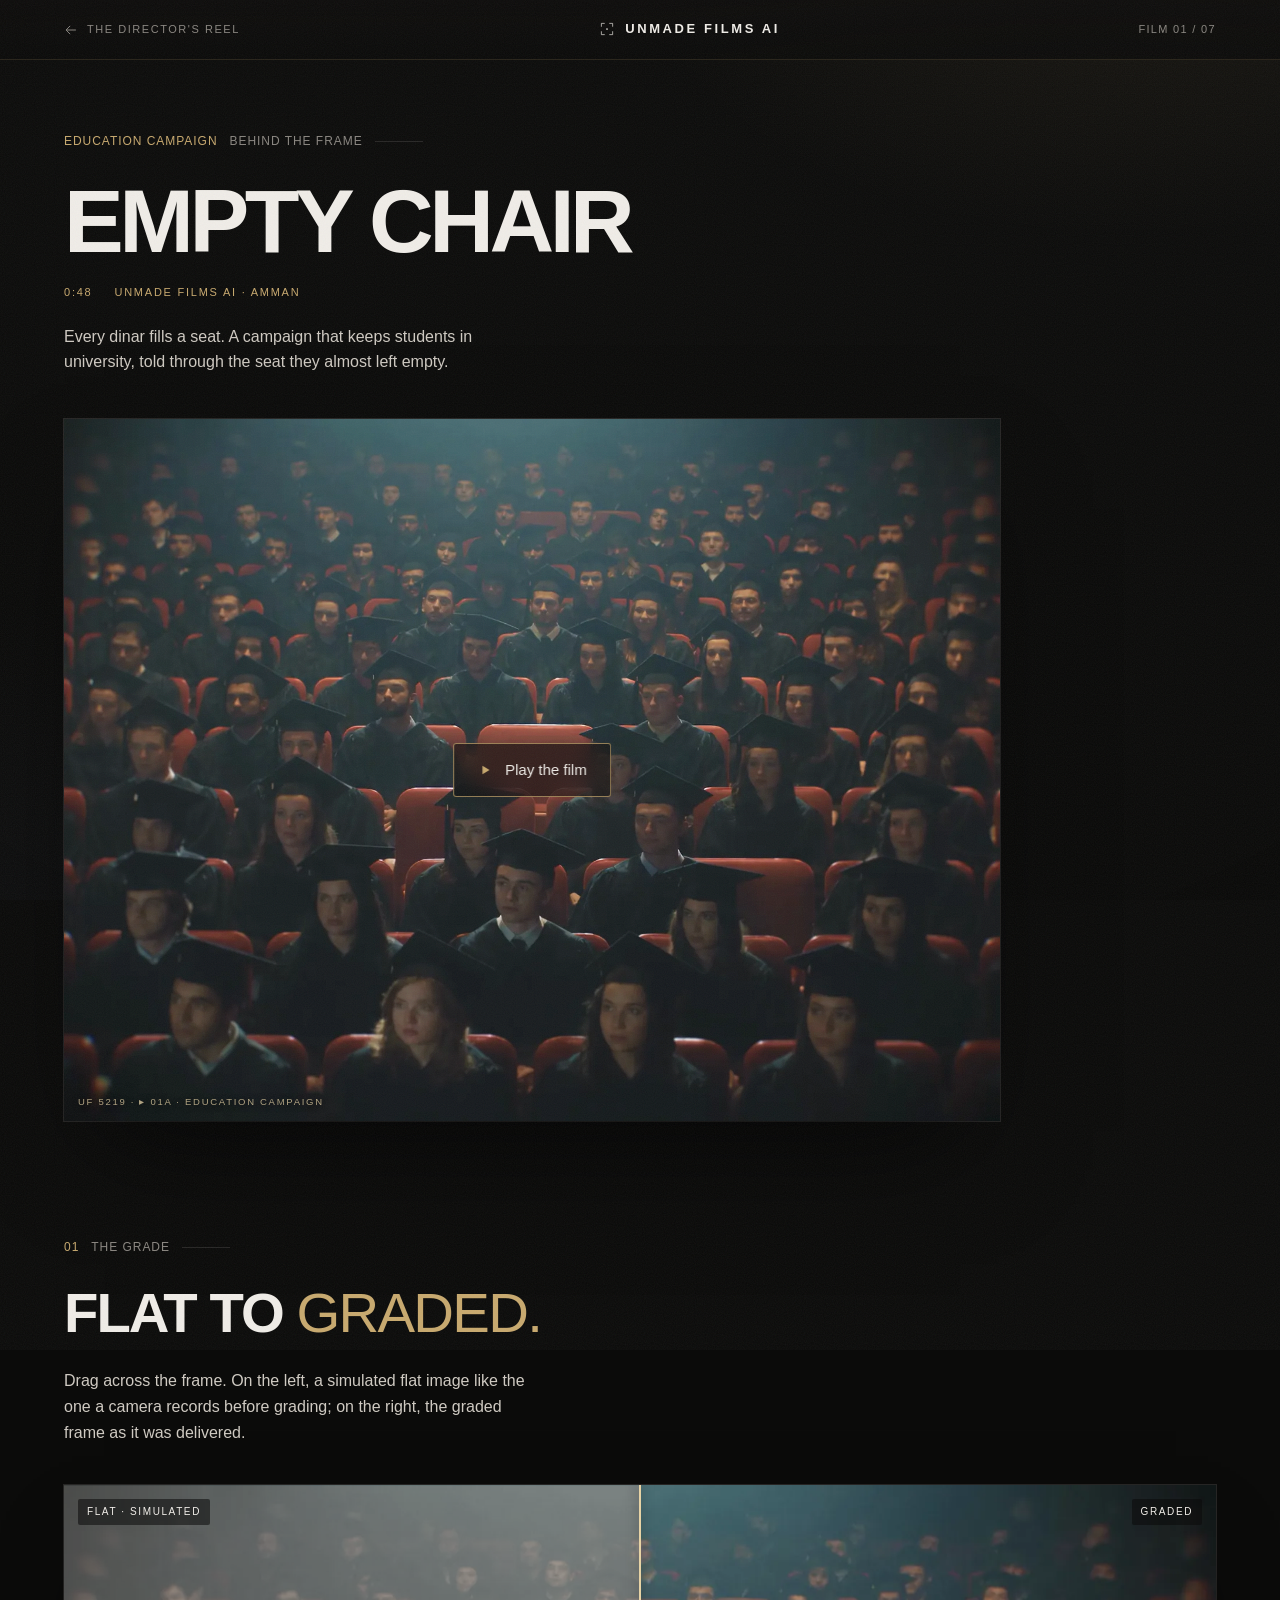
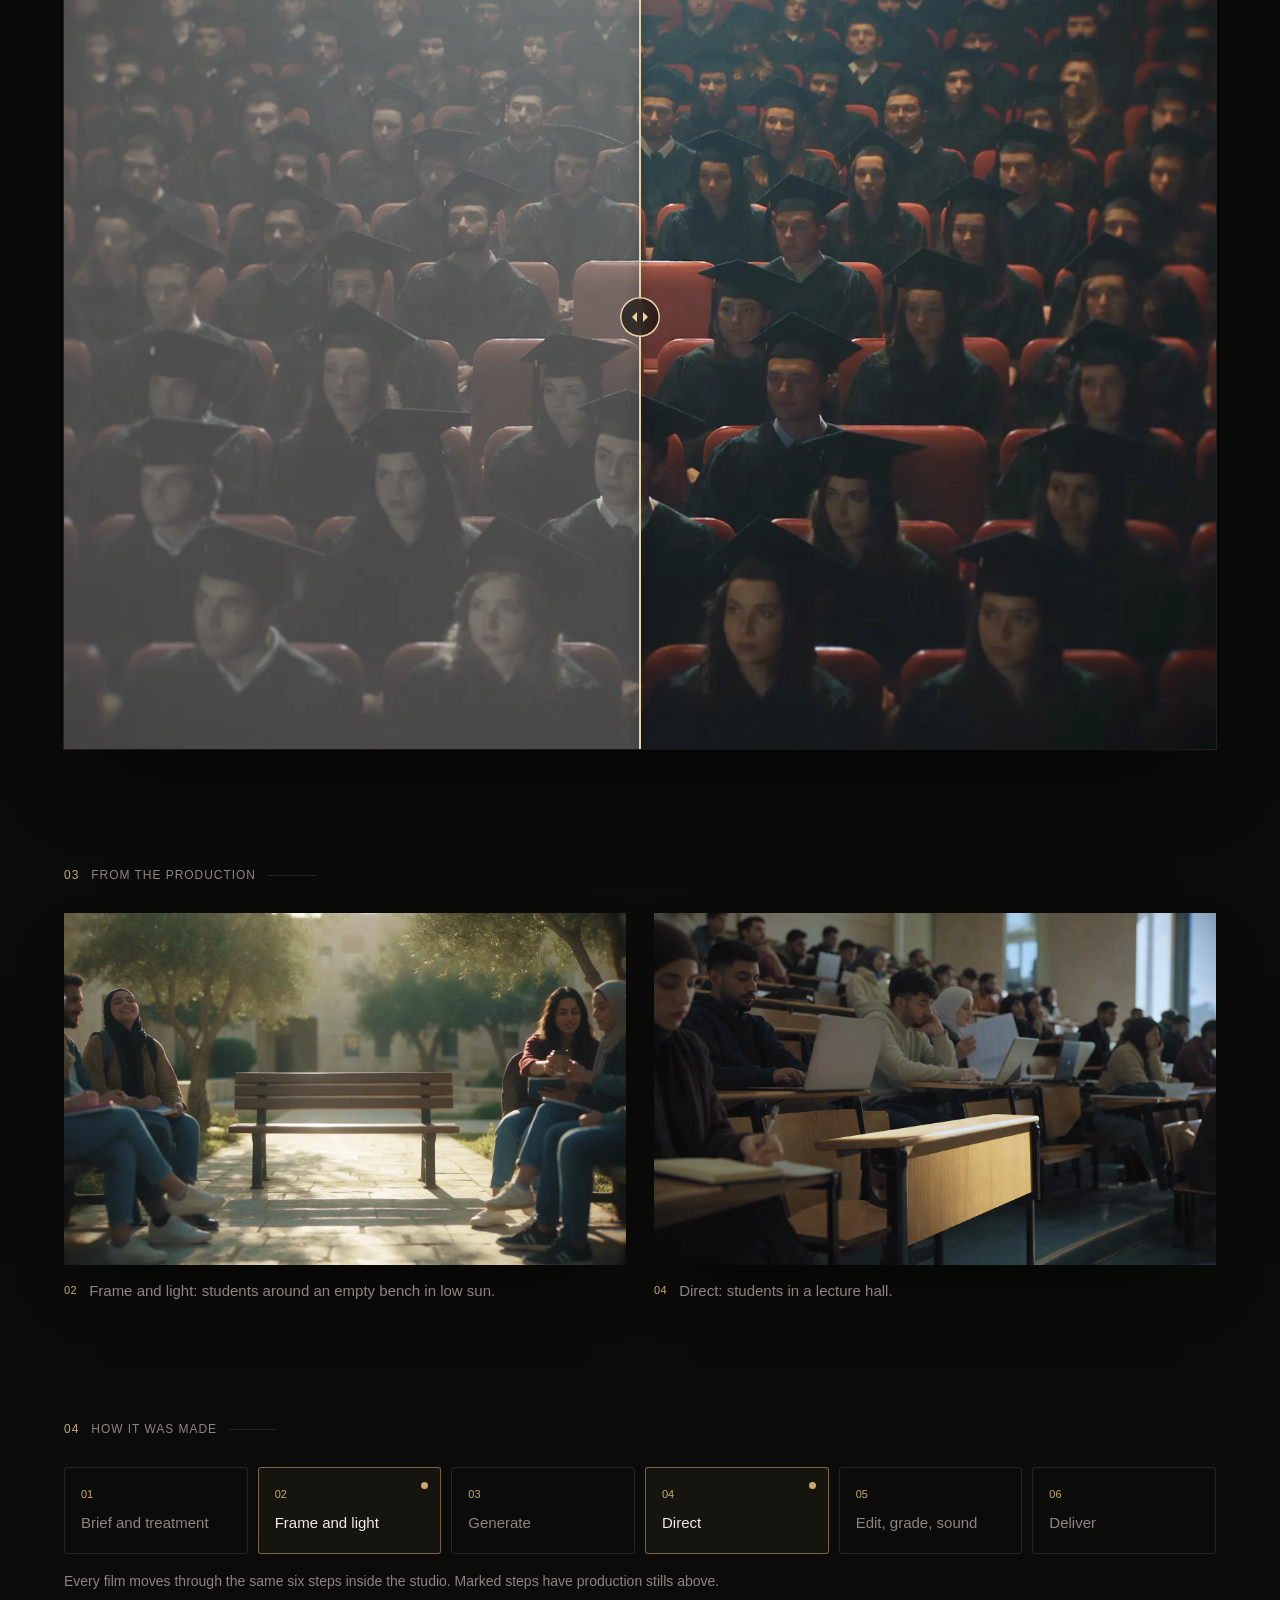
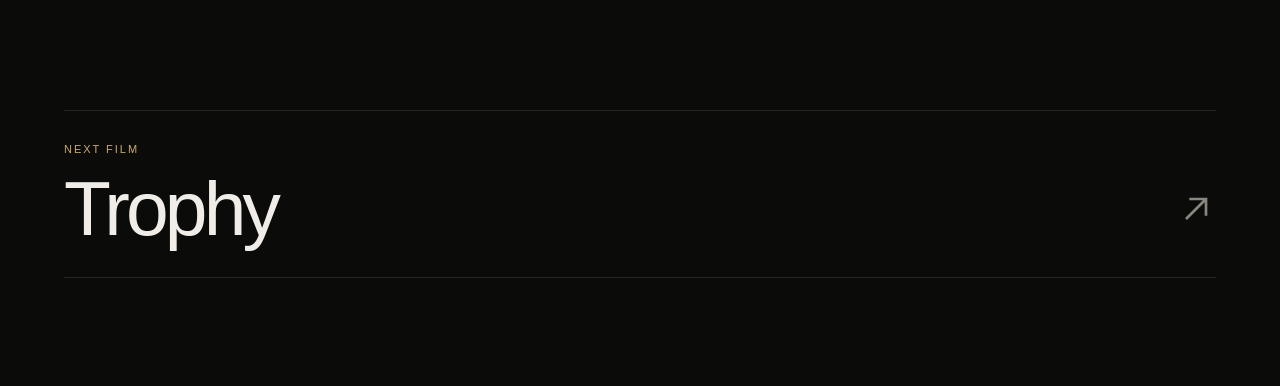
<file: film.html>
<!DOCTYPE html>
<html lang="en">
<head>
<meta charset="utf-8">
<meta name="viewport" content="width=device-width, initial-scale=1, viewport-fit=cover">
<title>Behind the frame · Unmade Films AI</title>
<meta name="description" content="Behind the frame: how an Unmade Films AI film was made, from the first sketch to the graded master.">
<meta name="theme-color" content="#0A0A0A">
<link rel="icon" href="data:image/svg+xml,%3Csvg xmlns='http://www.w3.org/2000/svg' viewBox='0 0 64 64'%3E%3Crect width='64' height='64' fill='%230A0A0A'/%3E%3Cpath d='M12 24V12h12M40 12h12v12M52 40v12H40M24 52H12V40' fill='none' stroke='%23C8A96E' stroke-width='3.2'/%3E%3Ccircle cx='32' cy='32' r='4' fill='%23F0EDE8'/%3E%3C/svg%3E">
<script>try{if(localStorage.getItem("uf-theme")==="light")document.documentElement.dataset.theme="light"}catch(e){}</script>
<link rel="stylesheet" href="css/style.css?v=35">
<link rel="stylesheet" href="css/film.css?v=3">
</head>
<body class="fp-body">
<svg class="sr" aria-hidden="true">
  <symbol id="uf" viewBox="0 0 64 64"><path d="M12 24V12h12M40 12h12v12M52 40v12H40M24 52H12V40" fill="none" stroke="currentColor" stroke-width="2.4"/><circle cx="32" cy="32" r="3" fill="currentColor"/></symbol>
  <symbol id="i-arrow" viewBox="0 0 24 24"><path d="M6 18L18 6M8 6h10v10" fill="none" stroke="currentColor" stroke-width="1.6"/></symbol>
  <symbol id="i-play" viewBox="0 0 24 24"><path d="M8 5.5v13l10.5-6.5z" fill="currentColor"/></symbol>
</svg>

<!-- the same camera shutter as the home page: it opens onto this film -->
<div class="shutter on" id="shutter" aria-hidden="true">
  <svg class="sh-svg" id="shSvg"><path class="sh-iris" id="shIris" fill-rule="evenodd"/><path class="sh-blades" id="shBlades"/></svg>
  <div class="sh-mark" id="shMark" style="opacity:1">
    <svg class="sh-logo"><use href="#uf"/></svg>
    <p class="sh-word">UNMADE FILMS AI</p>
    <span class="sh-slate tc" id="shSlate">BEHIND THE FRAME</span>
  </div>
</div>
<div class="grain" aria-hidden="true"></div>

<header class="fp-bar">
  <a class="fp-back to-page" href="/#work"><svg aria-hidden="true"><use href="#i-arrow"/></svg><span>The director's reel</span></a>
  <a class="fp-mark to-page" href="/" aria-label="Unmade Films AI home"><svg aria-hidden="true"><use href="#uf"/></svg>UNMADE FILMS AI</a>
  <span class="fp-no tc" id="fpNo">FILM 01 / 07</span>
</header>

<main id="main" class="fp">
  <section class="fp-hero wrap">
    <p class="eyebrow"><span id="fpCat">Film</span> <i>Behind the frame</i></p>
    <h1 class="fp-title" id="fpTitle">Film</h1>
    <div class="fp-meta tc"><span id="fpDur">0:00</span><span>Unmade Films AI · Amman</span></div>
    <p class="lead fp-desc" id="fpDesc"></p>
    <div class="fp-screen" id="fpScreen">
      <img id="fpPoster" src="media/reel-poster.webp" alt="">
      <button class="fp-play" id="fpPlay" type="button"><svg aria-hidden="true"><use href="#i-play"/></svg><span>Play the film</span></button>
      <span class="fp-edge tc" aria-hidden="true" id="fpEdge">UF 5219 · ▸ 01A</span>
    </div>
  </section>

  <section class="fp-sec wrap" id="fpGradeSec">
    <p class="eyebrow"><span>01</span> <i>The grade</i></p>
    <h2 class="fp-h2"><span>Flat to</span> <em>graded.</em></h2>
    <p class="lead">Drag across the frame. On the left, a simulated flat image like the one a camera records before grading; on the right, the graded frame as it was delivered.</p>
    <div class="ba" id="baGrade" style="--pos:50%">
      <img class="ba-b" id="gradeAfter" alt="">
      <img class="ba-a ba-flat" id="gradeBefore" alt="" aria-hidden="true">
      <span class="ba-line" aria-hidden="true"><i></i></span>
      <span class="ba-tag ba-tag-l tc">Flat · simulated</span><span class="ba-tag ba-tag-r tc">Graded</span>
      <input class="ba-range" type="range" min="0" max="100" value="50" aria-label="Compare the flat and graded frame">
    </div>
  </section>

  <section class="fp-sec wrap" id="fpSketchSec" hidden>
    <p class="eyebrow"><span>02</span> <i>From the first line</i></p>
    <h2 class="fp-h2"><span>Sketch to</span> <em>final frame.</em></h2>
    <div class="ba" id="baSketch" style="--pos:50%">
      <img class="ba-b" id="sketchAfter" alt="">
      <img class="ba-a" id="sketchBefore" alt="" aria-hidden="true">
      <span class="ba-line" aria-hidden="true"><i></i></span>
      <span class="ba-tag ba-tag-l tc">Sketch</span><span class="ba-tag ba-tag-r tc">Final</span>
      <input class="ba-range" type="range" min="0" max="100" value="50" aria-label="Compare the sketch and the final frame">
    </div>
  </section>

  <section class="fp-sec wrap" id="fpStillsSec" hidden>
    <p class="eyebrow"><span>03</span> <i>From the production</i></p>
    <div class="fp-stills" id="fpStills"></div>
  </section>

  <section class="fp-sec wrap">
    <p class="eyebrow"><span>04</span> <i>How it was made</i></p>
    <ol class="fp-steps" id="fpSteps"></ol>
    <p class="muted fp-steps-note">Every film moves through the same six steps inside the studio. Marked steps have production stills above.</p>
  </section>

  <nav class="fp-next wrap" aria-label="Next film">
    <a class="fp-next-link to-page" id="fpNext" href="#">
      <span class="tc">Next film</span>
      <strong id="fpNextTitle">Next</strong>
      <img id="fpNextImg" src="media/reel-poster.webp" alt="" loading="lazy">
      <svg class="ar" aria-hidden="true"><use href="#i-arrow"/></svg>
    </a>
  </nav>
</main>

<script src="js/films.js?v=1"></script>
<script src="js/film.js?v=2" defer></script>
</body>
</html>
</file>
<file: css/style.css>
/* Unmade Films AI — redesign v2 */
:root{
  --ink:#0A0A0A; --ink-2:#121110; --ink-3:#1A1816;
  --warm:#F0EDE8; --mist:#8A8680; --charcoal:#3D3A36; --line:rgba(240,237,232,.12);
  --gold:#C8A96E; --gold-2:#E0C48D;
  --paper:#F2ECE1; --paper-ink:#231C18; --tan:#D6C29C; --wine:#2B1A1D; --wine-2:#3A2226;
  --ease:cubic-bezier(.22,1,.36,1); --ease-io:cubic-bezier(.65,0,.35,1); --spring:cubic-bezier(.34,1.56,.64,1);
  --pad:clamp(20px,5vw,72px); --max:1440px;
  --sans:"Helvetica Neue",Helvetica,Arial,sans-serif;
  --serif:"Helvetica Neue",Helvetica,Arial,sans-serif;
  --mono:"Helvetica Neue",Helvetica,Arial,sans-serif;
  --z-grain:60; --z-nav:50; --z-menu:45; --z-loader:80;
}
*,*::before,*::after{box-sizing:border-box}
html{-webkit-text-size-adjust:100%;scroll-behavior:smooth}
html.lenis,html.lenis body{height:auto}
.lenis.lenis-smooth{scroll-behavior:auto!important}
body{margin:0;background:var(--ink);color:var(--warm);font-family:var(--sans);font-size:17px;line-height:1.6;font-weight:400;-webkit-font-smoothing:antialiased;overflow-x:hidden}
body.locked{overflow:hidden}
img,video{display:block;max-width:100%}
a{color:inherit;text-decoration:none}
button{font:inherit;color:inherit;background:none;border:0;padding:0;cursor:pointer}
::selection{background:var(--gold);color:var(--ink)}
:focus-visible{outline:2px solid var(--gold);outline-offset:3px}
.sr{position:absolute;width:0;height:0;overflow:hidden}
.skip{position:fixed;left:16px;top:-60px;z-index:100;background:var(--gold);color:var(--ink);padding:10px 16px;font-weight:500;transition:top .3s var(--ease)}
.skip:focus{top:16px}
svg{width:1em;height:1em;flex:none}
.wrap{width:100%;max-width:var(--max);margin-inline:auto;padding-inline:var(--pad)}
.muted{color:var(--mist)}
.tc{font-family:var(--mono);font-variant-numeric:tabular-nums;letter-spacing:.04em}
em{font-family:var(--serif);font-style:italic;font-weight:400;letter-spacing:0}

/* type */
h1,h2,h3{margin:0;font-weight:500;letter-spacing:-.035em;line-height:1;text-wrap:balance}
h1 em,h2 em{color:var(--gold);font-size:1.08em}
h2{font-size:clamp(44px,6.4vw,104px)}
h3{font-size:clamp(20px,1.6vw,24px);letter-spacing:-.02em;line-height:1.2}
.lead{font-size:clamp(17px,1.3vw,20px);color:#CFCAC2;max-width:54ch;text-wrap:pretty;margin:28px 0 0}
.eyebrow{display:flex;align-items:center;gap:12px;font-family:var(--mono);font-size:12px;letter-spacing:.14em;text-transform:uppercase;color:var(--mist);margin:0 0 28px}
.eyebrow span{color:var(--gold)}
.eyebrow::after{content:"";height:1px;width:48px;background:var(--line)}
section{position:relative}

/* buttons */
.btn{display:inline-flex;align-items:center;gap:10px;height:48px;padding:0 22px;border-radius:2px;font-size:15px;font-weight:500;letter-spacing:-.005em;position:relative;overflow:hidden;isolation:isolate;white-space:nowrap;transition:transform .4s var(--ease),color .4s var(--ease),background .4s var(--ease),border-color .4s var(--ease)}
.btn svg{font-size:15px}
.btn small{font-family:var(--mono);font-size:12px;color:var(--mist)}
.btn:active{transform:scale(.97)}
.btn-gold{background:var(--gold);color:var(--ink)}
.btn-gold::before{content:"";position:absolute;inset:0;background:var(--warm);transform:translateY(101%);transition:transform .5s var(--ease);z-index:-1}
.btn-gold:hover::before{transform:none}
.btn-ghost{border:1px solid rgba(240,237,232,.28);background:rgba(10,10,10,.25);backdrop-filter:blur(10px);-webkit-backdrop-filter:blur(10px)}
.btn-ghost:hover{border-color:var(--gold);color:var(--gold)}
.btn-ghost svg{color:var(--gold)}
.link-arrow{display:inline-flex;align-items:center;gap:8px;position:relative;color:var(--warm)}
.link-arrow::after{content:"";position:absolute;left:0;right:0;bottom:-3px;height:1px;background:currentColor;transform-origin:right;transform:scaleX(.0001);transition:transform .5s var(--ease)}
.link-arrow:hover::after{transform:none;transform-origin:left}
.link-arrow svg{transition:transform .4s var(--ease)}
.link-arrow:hover svg{transform:translate(3px,-3px)}

/* viewfinder corners */
.vf{position:absolute;inset:0;pointer-events:none}
.vf i{position:absolute;width:26px;height:26px;border:0 solid var(--warm)}
.vf .tl{left:0;top:0;border-left-width:1.5px;border-top-width:1.5px}
.vf .tr{right:0;top:0;border-right-width:1.5px;border-top-width:1.5px}
.vf .bl{left:0;bottom:0;border-left-width:1.5px;border-bottom-width:1.5px}
.vf .br{right:0;bottom:0;border-right-width:1.5px;border-bottom-width:1.5px}
.vf b{position:absolute;left:50%;top:50%;width:6px;height:6px;margin:-3px;border-radius:50%;background:var(--warm)}

/* grain */
.grain{position:fixed;inset:-50%;z-index:var(--z-grain);pointer-events:none;opacity:.06;background-image:url("data:image/svg+xml,%3Csvg xmlns='http://www.w3.org/2000/svg' width='160' height='160'%3E%3Cfilter id='n'%3E%3CfeTurbulence type='fractalNoise' baseFrequency='.9' numOctaves='2' stitchTiles='stitch'/%3E%3C/filter%3E%3Crect width='100%25' height='100%25' filter='url(%23n)'/%3E%3C/svg%3E");animation:grain 1s steps(6) infinite}
@keyframes grain{0%{transform:translate(0,0)}20%{transform:translate(-3%,2%)}40%{transform:translate(2%,-3%)}60%{transform:translate(-2%,-1%)}80%{transform:translate(3%,3%)}100%{transform:translate(0,0)}}

.menu{position:fixed;inset:0;z-index:var(--z-menu);background:var(--ink-2);display:flex;flex-direction:column;justify-content:space-between;padding:110px var(--pad) 40px;clip-path:inset(0 0 100% 0);transition:clip-path .8s var(--ease-io);visibility:hidden}
.menu.open{clip-path:inset(0 0 0 0);visibility:visible}
.menu-links{list-style:none;margin:0;padding:0}
.menu-links li{overflow:hidden;border-bottom:1px solid var(--line)}
.menu-links a{display:flex;align-items:baseline;gap:16px;padding:14px 0;font-size:clamp(36px,10vw,64px);font-weight:500;letter-spacing:-.04em;line-height:1.05;transform:translateY(100%);transition:transform .8s var(--ease)}
.menu.open .menu-links a{transform:none}
.menu-links li:nth-child(2) a{transition-delay:.05s}.menu-links li:nth-child(3) a{transition-delay:.1s}.menu-links li:nth-child(4) a{transition-delay:.15s}.menu-links li:nth-child(5) a{transition-delay:.2s;color:var(--gold)}
.menu-links small{font-family:var(--mono);font-size:12px;color:var(--mist);letter-spacing:.1em}
.menu-foot{display:grid;gap:18px;font-size:15px}
.menu-social{display:flex;gap:20px;color:var(--mist)}
.menu-social a:hover{color:var(--gold)}

/* ---------- hero: native 2.39:1 frame ---------- */
.hero{min-height:100svh;display:flex;flex-direction:column;justify-content:center;padding:clamp(84px,11vh,112px) 0 clamp(32px,5vh,56px);overflow:hidden;isolation:isolate}
.hero-ambient{position:absolute;inset:0;z-index:-1;overflow:hidden}
.hero-ambient img{width:100%;height:100%;object-fit:cover;filter:blur(70px) saturate(1.2) brightness(.45);transform:scale(1.3)}
.hero-ambient::after{content:"";position:absolute;inset:0;background:radial-gradient(90% 70% at 50% 40%,transparent,var(--ink) 85%)}
.hero-stage{width:min(calc(100% - 2 * var(--pad)),1600px,calc((100svh - 330px) * 2.388));min-width:min(calc(100% - 2 * var(--pad)),720px);margin:0 auto}
.hero-frame{position:relative;width:100%;aspect-ratio:1600/670;overflow:hidden;background:#050505;box-shadow:0 50px 120px -30px rgba(0,0,0,.9),0 0 0 1px rgba(240,237,232,.06)}
.hero-frame .poster,.hero-frame video{position:absolute;inset:0;width:100%;height:100%;object-fit:cover}
.hero-frame video{opacity:0;transition:opacity 1.2s}
.hero-frame video.playing{opacity:1}
.hero-vf{inset:16px}
.hero-vf i{width:26px;height:26px;border-color:rgba(240,237,232,.75)}
.hero-vf b{width:5px;height:5px;opacity:.8}
.hud{position:absolute;left:30px;right:30px;top:24px;display:flex;gap:24px;font-family:var(--mono);font-size:11px;letter-spacing:.14em;color:rgba(240,237,232,.85);text-shadow:0 1px 8px rgba(0,0,0,.6)}
.hud .rec{display:flex;align-items:center;gap:8px}
.hud .rec i{width:8px;height:8px;border-radius:50%;background:#D64933;animation:pulse 1.4s infinite}
.hud .hud-r{margin-left:auto}
.reel-toggle{position:absolute;right:24px;bottom:22px;z-index:2;width:40px;height:40px;border-radius:50%;border:1px solid rgba(240,237,232,.35);background:rgba(10,10,10,.35);backdrop-filter:blur(6px);display:grid;place-items:center;transition:border-color .3s}
.reel-toggle:hover{border-color:var(--gold)}
.reel-toggle .pz{width:10px;height:12px;border-left:3px solid var(--warm);border-right:3px solid var(--warm)}
.reel-toggle.paused .pz{width:0;height:0;border:0;border-left:11px solid var(--warm);border-top:7px solid transparent;border-bottom:7px solid transparent;margin-left:3px}
.hero-frame-cap{display:flex;justify-content:space-between;margin-top:12px;font-family:var(--mono);font-size:11px;letter-spacing:.12em;text-transform:uppercase;color:var(--mist)}
.hero-copy{position:relative;display:grid;gap:28px;align-items:end;margin-top:clamp(-70px,-4.6vw,-24px)}
.hero h1{font-size:clamp(44px,6.6vw,120px);letter-spacing:-.05em;line-height:.94;max-width:14ch;text-shadow:0 10px 50px rgba(0,0,0,.55)}
.hero-aside{display:grid;gap:6px;font-size:16px;max-width:420px}
.hero-aside p{margin:0}
.hero-aside em{font-size:24px;color:var(--warm)}
.hero-cta{display:flex;flex-wrap:wrap;align-items:center;gap:22px;margin-top:20px;font-size:15px}
@media (min-width:1100px){.hero-copy{grid-template-columns:1fr minmax(300px,380px);column-gap:48px}.hero-aside{padding-bottom:10px}}
@media (max-width:700px){
  .hero{justify-content:flex-end;padding-top:84px}
  .hero-stage{width:calc(100% - 2 * var(--pad));min-width:0}
  .hero-frame{aspect-ratio:4/5}
  .hero-frame-cap span:last-child{display:none}
  .hud .hud-r{display:none}
  .hero-copy{margin-top:-56px}
}

/* split text */
.split .w,#h1 .w{display:inline-block;overflow:hidden;vertical-align:top;padding-bottom:.1em;margin-bottom:-.1em}
.split .w>span,#h1 .w>span{display:inline-block;will-change:transform}

/* ---------- slate ---------- */
.slate-sec{display:grid;gap:56px;align-items:center;padding-block:clamp(90px,14vh,150px) clamp(40px,6vh,70px)}
@media (min-width:1000px){.slate-sec{grid-template-columns:minmax(0,560px) 1fr;gap:88px}}
.slate{position:relative;max-width:560px;width:100%;transform:rotate(-1.5deg);filter:drop-shadow(0 40px 60px rgba(0,0,0,.6))}
.clapper{position:relative;height:64px}
.stick{position:absolute;left:0;right:0;height:30px;background:repeating-linear-gradient(-55deg,var(--warm) 0 26px,var(--ink) 26px 52px);border:2px solid var(--ink);border-radius:2px}
.stick-base{bottom:0}
.stick-top{bottom:32px;transform-origin:3% 100%;transform:rotate(-16deg)}
.stick-top::before{content:"";position:absolute;left:4px;top:50%;width:10px;height:10px;margin-top:-5px;border-radius:50%;background:#8a8680;box-shadow:inset 0 0 0 2px var(--ink)}
.slate-body{margin:0;display:grid;grid-template-columns:repeat(4,1fr);background:#151413;border:2px solid #2a2825;border-top:0}
.slate-body>div{padding:12px 14px 14px;border-right:1px solid #2f2c29;border-bottom:1px solid #2f2c29;min-width:0}
.slate-body>div:nth-child(4),.slate-body>div:nth-child(6),.slate-body>div:nth-child(9){border-right:0}
.slate-body .s-prod dd{white-space:normal;line-height:1.15}
.slate-body .s-wide{grid-column:span 2}
.slate-body>div:nth-child(7),.slate-body>div:nth-child(8),.slate-body>div:nth-child(9){border-bottom:0}
.slate-body dt{font-family:var(--mono);font-size:10px;letter-spacing:.16em;text-transform:uppercase;color:var(--mist);margin-bottom:6px}
.slate-body dd{margin:0;font-size:clamp(15px,1.4vw,19px);color:var(--warm);white-space:nowrap;overflow:hidden;text-overflow:ellipsis;font-family:"Geist",sans-serif;letter-spacing:-.01em}
.slate-body dd.tc{font-family:var(--mono);font-size:clamp(15px,1.5vw,20px)}
.slate-body dd em{color:var(--gold);font-size:1.2em}
#takeNo{color:var(--gold)}
.slate-flash{position:fixed;inset:0;background:var(--warm);pointer-events:none;z-index:55;opacity:0}
.slate-big{margin:0 0 22px;font-size:clamp(40px,5vw,80px);letter-spacing:-.04em;line-height:1;font-weight:500}
.slate-big em{color:var(--gold)}
.slate-copy .muted{max-width:46ch;margin:0;font-size:18px}
.slate-again{margin-top:28px;font-family:var(--mono);font-size:12px;letter-spacing:.12em;text-transform:uppercase;color:var(--gold)}

/* ---------- manifesto ---------- */
.manifesto{padding-block:clamp(80px,12vh,140px) clamp(110px,16vh,180px)}
.scrub{font-size:clamp(34px,4.8vw,78px);line-height:1.08;letter-spacing:-.035em;font-weight:500;max-width:20ch;margin:0;text-wrap:balance}
.scrub .sw{opacity:.16}
.manifesto-foot{display:grid;gap:40px;margin-top:64px}
.manifesto-foot p{font-size:19px;max-width:52ch;margin:0}
.sig{display:grid;gap:4px}
.sig-name{font-family:var(--serif);font-style:italic;font-size:40px;color:var(--gold);line-height:1}
@media (min-width:900px){.manifesto-foot{grid-template-columns:1fr auto;align-items:end;padding-left:20%}}

/* ---------- studio: day / night ---------- */
.studio{padding-block:40px clamp(110px,16vh,180px)}
.studio-grid{display:grid;gap:56px;align-items:center}
@media (min-width:1000px){.studio-grid{grid-template-columns:.9fr 1.1fr;gap:72px}}
.rooms{list-style:none;margin:40px 0 0;padding:0;border-top:1px solid var(--line)}
.rooms li{display:grid;grid-template-columns:36px 1fr;align-items:baseline;column-gap:12px;padding:14px 0;border-bottom:1px solid var(--line);cursor:pointer;position:relative;transition:padding .5s var(--ease),color .3s;color:#BDB8B0}
.rooms li::before{content:"";position:absolute;left:0;top:-1px;height:1px;width:100%;background:var(--gold);transform:scaleX(0);transform-origin:left;transition:transform .6s var(--ease)}
.rooms li .rn{font-family:var(--mono);font-size:11px;color:var(--mist);grid-row:span 2}
.rooms li b{font-weight:500;font-size:18px;letter-spacing:-.015em}
.rooms li > span:last-child{font-size:14px;color:var(--mist);grid-column:2}
@media (min-width:1200px){.rooms li{grid-template-columns:36px 1fr auto}.rooms li .rn{grid-row:auto}.rooms li > span:last-child{grid-column:auto;text-align:right}}
.rooms li.on{color:var(--warm);padding-left:14px}
.rooms li.on::before{transform:none}
.rooms li.on .rn{color:var(--gold)}
.house-wrap{justify-self:center;width:100%;max-width:760px}
.house{position:relative;width:100%;aspect-ratio:1600/1464}
.house img{width:100%;height:auto;display:block}


.house-glow{position:absolute;inset:8%;background:radial-gradient(closest-side,rgba(90,110,170,.22),transparent);filter:blur(50px);transition:background 1s}
.house.lit .house-glow{background:radial-gradient(closest-side,rgba(240,200,130,.28),transparent)}



.room-pop{position:absolute;left:50%;top:50%;z-index:3;min-width:210px;display:grid;gap:4px;padding:14px 16px 12px;background:var(--paper);color:var(--paper-ink);border-radius:6px;box-shadow:0 24px 50px -12px rgba(0,0,0,.7);transform:translate(-50%,calc(-100% - 18px)) scale(.6);transform-origin:50% 100%;opacity:0;pointer-events:none;transition:opacity .35s,transform .55s var(--spring),left .7s var(--ease),top .7s var(--ease)}
.room-pop::after{content:"";position:absolute;left:50%;bottom:-6px;width:12px;height:12px;margin-left:-6px;background:var(--paper);transform:rotate(45deg)}
.house.lit .room-pop{opacity:1;transform:translate(-50%,calc(-100% - 18px)) scale(1)}
.rp-top{display:flex;align-items:center;gap:6px;font-family:var(--mono);font-size:10px;letter-spacing:.12em;text-transform:uppercase;color:#9B7B3F}
.rp-top svg{width:14px;height:14px}
.room-pop strong{font-size:20px;font-weight:600;letter-spacing:-.02em;line-height:1.15}
.rp-desc{font-size:13px;color:#6E655C}
.rp-no{font-size:10px;color:#9A9188;margin-top:4px;border-top:1px solid rgba(35,28,24,.12);padding-top:6px}
.house-hint{display:flex;align-items:center;justify-content:center;gap:10px;margin:22px 0 0;font-size:14px;color:var(--mist)}
.house-hint svg{width:16px;height:16px;color:var(--gold)}
@media (max-width:999px){.house-wrap{order:-1}}

/* ---------- work ---------- */
.work{padding-block:clamp(90px,14vh,160px)}
.work-head{display:flex;flex-direction:column;margin-bottom:56px}
.featured{display:grid;gap:40px;align-items:center;margin-bottom:clamp(90px,14vh,140px)}
@media (min-width:1000px){.featured{grid-template-columns:minmax(0,1.35fr) 1fr;gap:64px}}
.featured-media{position:relative;display:block;width:100%;max-width:900px;aspect-ratio:4/3;overflow:hidden;border-radius:4px;clip-path:inset(0 0 0 0 round 4px)}
.featured-media img{width:100%;height:100%;object-fit:cover;transition:transform 1.4s var(--ease)}
.featured-media:hover img{transform:scale(1.03)}
.fmt{position:absolute;right:14px;top:14px;font-family:var(--mono);font-size:11px;letter-spacing:.08em;background:rgba(10,10,10,.7);backdrop-filter:blur(8px);padding:5px 9px;border-radius:2px}
.featured-copy .tagline{display:inline-block;font-family:var(--mono);font-size:11px;letter-spacing:.14em;text-transform:uppercase;color:var(--ink);background:var(--gold);padding:5px 9px;margin-bottom:22px}
.featured-copy h3{font-size:clamp(40px,4.4vw,72px);letter-spacing:-.04em;line-height:1}
.featured-copy .meta{font-family:var(--mono);font-size:13px;color:var(--mist);letter-spacing:.04em;margin:16px 0 22px}
.featured-copy p:not(.meta){color:#CFCAC2;max-width:44ch;margin:0 0 30px;font-size:18px}

/* ---------- process ---------- */
.process{padding-block:clamp(90px,14vh,160px)}
.process-head{margin-bottom:72px}
.process-head h2{max-width:16ch}
.process-grid{display:grid;gap:48px}
.stage{display:none;margin:0}
@media (min-width:1000px){
  .process-grid{grid-template-columns:1.05fr 1fr;gap:80px;align-items:start}
  .stage{display:block;position:sticky;top:110px}
  .steps li img{display:none}
}
.stage-frame{position:relative;aspect-ratio:4/3.3;overflow:hidden;border-radius:4px;background:var(--ink-3)}
.stage-frame img{position:absolute;inset:0;width:100%;height:100%;object-fit:cover;opacity:0;transform:scale(1.08);clip-path:inset(0 0 100% 0);transition:opacity .9s var(--ease),transform 1.6s var(--ease),clip-path 1s var(--ease-io)}
.stage-frame img.on{opacity:1;transform:none;clip-path:inset(0 0 0 0)}
.stage-frame .vf{inset:18px}
.stage-frame .vf i{border-color:rgba(240,237,232,.7);width:22px;height:22px}
.stage figcaption{display:flex;justify-content:space-between;margin-top:16px;font-size:13px;color:var(--mist)}
.stage figcaption .tc{color:var(--gold);font-size:12px}
.stage-line{height:1px;background:var(--line);margin-top:14px}
.stage-line span{display:block;height:100%;background:var(--gold);transform-origin:left;transform:scaleX(.1667);transition:transform .8s var(--ease)}
.steps{list-style:none;margin:0;padding:0}
.steps li{position:relative;padding:clamp(32px,6vh,64px) 0 clamp(32px,6vh,64px) 72px;border-top:1px solid var(--line);transition:opacity .6s var(--ease)}
.steps li:last-child{border-bottom:1px solid var(--line)}
@media (min-width:1000px){.steps li{opacity:.3;min-height:46vh;display:flex;flex-direction:column;justify-content:center}.steps li.on{opacity:1}}
.steps li img{width:100%;aspect-ratio:16/10;object-fit:cover;border-radius:4px;margin-bottom:24px}
.steps .n{position:absolute;left:0;top:clamp(36px,6.2vh,68px);font-family:var(--mono);font-size:13px;color:var(--gold)}
@media (min-width:1000px){.steps .n{top:50%;transform:translateY(-50%);font-family:var(--serif);font-style:italic;font-size:44px;line-height:1;margin-top:-30px}}
.steps h3{font-size:clamp(26px,2.4vw,36px);letter-spacing:-.03em}
.steps p{color:#BDB8B0;margin:14px 0 0;max-width:48ch}

/* ---------- services ---------- */
.services{padding-block:clamp(90px,14vh,160px)}
.services-head{margin-bottom:64px}
.svc{list-style:none;margin:0;padding:0;border-top:1px solid var(--line)}
.svc li{position:relative;display:grid;grid-template-columns:40px 1fr;gap:8px 20px;align-items:baseline;padding:34px 0;border-bottom:1px solid var(--line);transition:padding .6s var(--ease)}
.svc li::after{content:"";position:absolute;inset:0;background:linear-gradient(90deg,rgba(200,169,110,.07),transparent 70%);opacity:0;transition:opacity .5s;pointer-events:none}
.svc li:hover::after{opacity:1}
.svc .sn{font-family:var(--serif);font-style:italic;font-size:28px;color:var(--gold);line-height:1}
.svc h3{font-size:clamp(30px,3.6vw,56px);letter-spacing:-.04em;line-height:1}
.svc p{grid-column:2;margin:0;color:var(--mist);max-width:44ch}
.svc .ar{display:none}
@media (min-width:900px){
  .svc li{grid-template-columns:60px 1.2fr 1fr 40px;padding:44px 0}
  .svc p{grid-column:auto}
  .svc .ar{display:block;width:26px;height:26px;color:var(--mist);transition:transform .5s var(--ease),color .3s}
  .svc li:hover{padding-left:20px}
  .svc li:hover .ar{color:var(--gold);transform:rotate(45deg)}
}
.aside-link{display:flex;flex-wrap:wrap;justify-content:space-between;gap:16px;margin-top:40px;color:var(--mist);font-size:15px}
.aside-link .link-arrow{color:var(--gold)}

/* ---------- lightbox ---------- */
dialog#lb{padding:0;border:0;background:transparent;max-width:none;max-height:none;width:100%;height:100%;color:var(--warm)}
dialog#lb::backdrop{background:rgba(10,10,10,.92);backdrop-filter:blur(8px)}
.lb{height:100%;display:flex;flex-direction:column;justify-content:center;align-items:center;padding:24px var(--pad);gap:16px}
.lb-top{width:min(100%,1200px);display:flex;justify-content:space-between;align-items:center;gap:16px}
.lb-top strong{font-weight:500;font-size:20px;letter-spacing:-.02em}
.lb-top div{display:flex;gap:20px;align-items:center;font-size:14px}
.lb-top a{color:var(--gold)}
.close kbd{font-family:var(--mono);font-size:11px;border:1px solid var(--line);padding:2px 6px;border-radius:3px;margin-left:6px;color:var(--mist)}
.box{width:min(100%,1200px,calc((100svh - 140px)*16/9))}
.box.r43{width:min(100%,900px,calc((100svh - 140px)*4/3))}
.ratio{position:relative;aspect-ratio:16/9;background:#000}
.box.r43 .ratio{aspect-ratio:4/3}
.ratio iframe{position:absolute;inset:0;width:100%;height:100%;border:0}
dialog[open] .box{animation:lbIn .7s var(--ease)}
@keyframes lbIn{from{opacity:0;transform:scale(.94)}}

/* responsive nav */
@media (max-width:600px){body{font-size:16px}.brand span{font-size:12px}.slate-body{grid-template-columns:repeat(2,1fr)}.slate-body>div{border-right:1px solid #2f2c29!important;border-bottom:1px solid #2f2c29!important}.slate-body .s-wide{grid-column:span 2}}

/* reduced motion */
@media (prefers-reduced-motion:reduce){
  *,*::before,*::after{animation-duration:.001ms!important;animation-iteration-count:1!important;transition-duration:.001ms!important}
  html{scroll-behavior:auto}
  .grain{display:none}
  .scrub .sw{opacity:1}
  .stick-top{transform:none}
}
.burger span{position:absolute;left:11px;right:11px;height:1.5px;background:var(--warm);transition:transform .5s var(--ease)}
.burger span:first-child{top:18px}.burger span:last-child{top:25px}
.burger[aria-expanded="true"] span:first-child{transform:translateY(3.5px) rotate(45deg)}
.burger[aria-expanded="true"] span:last-child{transform:translateY(-3.5px) rotate(-45deg)}
.progress span{display:block;height:100%;width:100%;background:var(--gold);transform-origin:left;transform:scaleX(0)}

/* =========================================================
   v3 — layered blacks, badge nav, launch, submission, closing
   ========================================================= */

/* ---------- page: variants of black ---------- */
:root{--ink:#0B0B0A;--t1:#0E0D0C;--t2:#11100E;--t3:#151310}
body{background:var(--ink)}
body::before{content:"";position:fixed;inset:0;z-index:-2;pointer-events:none;
  background:
    radial-gradient(55vw 45vh at 88% -5%,rgba(200,169,110,.07),transparent 70%),
    radial-gradient(60vw 55vh at -5% 105%,rgba(110,120,150,.06),transparent 70%),
    linear-gradient(180deg,#0C0C0B,#0A0A09)}
body::after{content:"";position:fixed;inset:0;z-index:-1;pointer-events:none;background:radial-gradient(120% 100% at 50% 50%,transparent 60%,rgba(0,0,0,.55))}
.guides i{position:fixed;top:0;bottom:0;width:1px;background:rgba(240,237,232,.035);pointer-events:none;z-index:1}
.guides i:first-child{left:max(var(--pad),calc((100vw - var(--max)) / 2 + var(--pad)))}
.guides i:last-child{right:max(var(--pad),calc((100vw - var(--max)) / 2 + var(--pad)))}
@media (max-width:700px){.guides{display:none}}
main>section{isolation:isolate}
.tone-band::before,.work::before,.brief::before{content:"";position:absolute;inset:0;z-index:-1;pointer-events:none;background:linear-gradient(180deg,transparent,var(--tb,var(--t1)) 160px,var(--tb,var(--t1)) calc(100% - 160px),transparent)}
.work{--tb:var(--t1)}
.brief{--tb:var(--t2)}
.brief::after{content:"";position:absolute;right:0;top:20%;width:55vw;height:60%;z-index:-1;pointer-events:none;background:radial-gradient(closest-side,rgba(200,169,110,.06),transparent)}
.manifesto::before{content:"";position:absolute;left:-10%;top:10%;width:60vw;height:70%;z-index:-1;pointer-events:none;background:radial-gradient(closest-side,rgba(200,169,110,.045),transparent)}
.studio::before{content:"";position:absolute;right:0;top:0;width:70vw;height:100%;z-index:-1;pointer-events:none;background:radial-gradient(closest-side,rgba(80,100,160,.07),transparent)}
.slate-sec::before{content:"";position:absolute;left:0;right:0;top:0;height:1px;background:linear-gradient(90deg,transparent,var(--line),transparent)}

/* ---------- badge navigation ---------- */
.nav{position:fixed;top:0;left:0;right:0;z-index:var(--z-nav);height:60px;transition:transform .7s var(--ease)}
.nav.hide{transform:translateY(-130%)}
.nav-bar{position:absolute;inset:0;display:flex;align-items:center;padding:0 var(--pad);background:linear-gradient(180deg,rgba(14,13,12,.92),rgba(11,11,10,.82));backdrop-filter:blur(14px) saturate(130%);-webkit-backdrop-filter:blur(14px) saturate(130%);border-bottom:1px solid rgba(200,169,110,.14)}
.nav-side{display:flex;align-items:center;gap:30px}
.nav-side .l{position:relative;font-size:13px;letter-spacing:.08em;text-transform:uppercase;color:#BDB8B0;padding:6px 0;transition:color .3s}
.nav-side .l::after{content:"";position:absolute;left:50%;bottom:-2px;width:4px;height:4px;margin-left:-2px;border-radius:50%;background:var(--gold);transform:scale(0);transition:transform .4s var(--spring)}
.nav-side .l:hover{color:var(--warm)}
.nav-side .l.active{color:var(--warm)}
.nav-side .l.active::after{transform:scale(1)}
.nav-end{position:absolute;right:var(--pad);top:0;height:60px;display:flex;align-items:center;gap:22px}
.nav-right{margin-right:6px}
.nav-social{display:flex;gap:2px;list-style:none;margin:0;padding:0 0 0 18px;border-left:1px solid var(--line)}
.nav-social a{display:grid;place-items:center;width:34px;height:34px;border-radius:50%;color:#BDB8B0;transition:color .3s,background .3s}
.nav-social a:hover{color:var(--ink);background:var(--gold)}
.nav-social svg{width:17px;height:17px}
.nav .btn{height:38px;padding:0 16px;font-size:13px}
.nav.quiet .btn-gold{opacity:0;pointer-events:none}
.badge{position:absolute;left:50%;top:0;z-index:2;width:270px;height:94px;transform:translateX(-50%);transform-origin:50% 0;background:linear-gradient(180deg,#121110,#0D0C0B);border:1px solid rgba(200,169,110,.22);border-top:0;border-radius:0 0 135px 135px/0 0 52px 52px;box-shadow:0 22px 40px -14px rgba(0,0,0,.85),0 0 0 6px rgba(11,11,10,.0);transition:transform .7s var(--ease)}
.badge-in{position:absolute;inset:0 7px 7px;border:1px solid rgba(200,169,110,.32);border-top:0;border-radius:0 0 128px 128px/0 0 46px 46px;display:flex;flex-direction:column;align-items:center;justify-content:center;gap:7px;padding-top:6px}
.badge-kicker{font-family:var(--mono);font-size:9.5px;letter-spacing:.24em;text-transform:uppercase;color:var(--gold)}
.badge-word{display:flex;align-items:center;gap:9px;font-size:15px;font-weight:600;letter-spacing:.2em;color:var(--warm);white-space:nowrap}
.badge-word svg{width:18px;height:18px;color:var(--gold);transition:transform .8s var(--ease)}
.badge-word em{color:var(--gold);letter-spacing:0;font-size:1.3em;margin-left:-4px}
.badge:hover .badge-word svg{transform:rotate(90deg)}
.nav.solid .badge{transform:translateX(-50%) scale(.84)}
.progress{position:absolute;left:0;right:0;bottom:-1px;height:1px}
.burger{display:none;width:44px;height:44px;position:relative}
@media (max-width:900px){
  .nav-left,.nav .btn-gold{display:none}
  .burger{display:block}
  .badge{width:220px;height:78px}
  .badge-word{font-size:12.5px;letter-spacing:.16em}
  .badge-kicker{font-size:8.5px}
}
@media (max-width:420px){.badge{left:var(--pad);transform:none;width:200px}.nav.solid .badge{transform:scale(.88)}}

/* ---------- launch ---------- */
.loader{position:fixed;inset:0;z-index:var(--z-loader)}
.loader-bg{position:absolute;inset:0;background:var(--ink)}
.lv{position:absolute;left:50%;top:44%;width:120px;height:120px;margin:0;pointer-events:none}
.lv i{position:absolute;width:24px;height:24px;border:0 solid var(--warm)}
.lv .tl{left:0;top:0;border-left-width:2px;border-top-width:2px}
.lv .tr{right:0;top:0;border-right-width:2px;border-top-width:2px}
.lv .bl{left:0;bottom:0;border-left-width:2px;border-bottom-width:2px}
.lv .br{right:0;bottom:0;border-right-width:2px;border-bottom-width:2px}
.lv-dot{position:absolute;left:50%;top:50%;width:9px;height:9px;margin:-4.5px;border-radius:50%;background:var(--gold)}
.lv-ring{position:absolute;left:50%;top:50%;width:34px;height:34px;margin:-17px;border-radius:50%;border:1px solid var(--gold);opacity:0}
.launch-text{position:absolute;left:0;right:0;top:60%;display:grid;justify-items:center;gap:12px;text-align:center;pointer-events:none}
.launch-kicker{margin:0;font-family:var(--mono);font-size:11px;letter-spacing:.3em;text-transform:uppercase;color:var(--gold)}
.launch-word{margin:0;font-size:clamp(20px,2.4vw,30px);font-weight:600;letter-spacing:.3em;padding-left:.3em;white-space:nowrap;transform-origin:50% 50%}
.launch-word em{color:var(--gold);letter-spacing:0;font-size:1.3em;margin-left:.05em}
.launch-word .ch{display:inline-block}
.launch-tag{margin:0;font-family:var(--serif);font-style:italic;font-size:clamp(18px,1.6vw,22px);color:var(--mist)}
.loader-meta{position:absolute;left:var(--pad);right:var(--pad);bottom:36px;display:flex;justify-content:space-between;font-family:var(--mono);font-size:11px;letter-spacing:.14em;color:var(--mist)}
.loader-skip{position:absolute;right:var(--pad);top:24px;font-family:var(--mono);font-size:11px;letter-spacing:.14em;text-transform:uppercase;color:var(--mist);padding:8px 0;transition:color .3s}
.loader-skip:hover{color:var(--warm)}
.hero{padding-top:clamp(110px,14vh,140px)}

/* ---------- submission form ---------- */
.brief{padding-block:clamp(100px,15vh,170px)}
.brief-grid{display:grid;gap:56px}
@media (min-width:1000px){.brief-grid{grid-template-columns:.85fr 1.15fr;gap:72px;align-items:start}.brief-copy{position:sticky;top:120px}}
.mail{display:inline-flex;align-items:center;gap:12px;margin-top:36px;font-size:clamp(20px,2vw,28px);letter-spacing:-.02em;border-bottom:1px solid var(--line);padding-bottom:8px;transition:color .3s,border-color .3s}
.mail svg{color:var(--gold)}
.mail:hover{color:var(--gold);border-color:var(--gold)}
.local{font-size:14px;margin-top:18px}
.local .tc{color:var(--warm)}
.sub{position:relative;background:linear-gradient(180deg,#141311,#100F0D);border:1px solid #2A2724;border-radius:4px;box-shadow:0 50px 90px -40px rgba(0,0,0,.9),inset 0 1px 0 rgba(255,255,255,.03)}
.sub::before{content:"";position:absolute;left:28px;top:-10px;width:120px;height:10px;background:repeating-linear-gradient(-55deg,var(--warm) 0 10px,var(--ink) 10px 20px);border-radius:2px 2px 0 0;opacity:.85}
.sub-k{display:block;font-family:var(--mono);font-size:10px;letter-spacing:.18em;text-transform:uppercase;color:var(--mist);margin-bottom:6px}
.sub-head{display:flex;justify-content:space-between;align-items:flex-end;padding:26px 28px 20px;border-bottom:2px solid #2A2724}
.sub-head strong{font-size:clamp(24px,2.4vw,34px);font-weight:500;letter-spacing:-.03em;line-height:1}
.sub-no{text-align:right}
.sub-no .tc{font-size:22px;color:var(--gold)}
.sub-row{display:grid;grid-template-columns:1fr;border-bottom:1px solid #26231F;margin:0}
@media (min-width:640px){.sub-row{grid-template-columns:repeat(2,1fr)}.sub-meta{grid-template-columns:1.3fr 1fr .8fr}}
.sub-row>div,.sub-meta>div{padding:16px 28px;min-width:0}
.sub-row>div+div{border-top:1px solid #26231F}
@media (min-width:640px){.sub-row>div+div{border-top:0;border-left:1px solid #26231F}}
.sub-meta span:not(.sub-k){font-size:15px;color:#D6D1C9}
.sf{position:relative}
.sf-wide{grid-column:1/-1}
.sf label,.sf legend{display:flex;align-items:baseline;gap:10px;font-family:var(--mono);font-size:10.5px;letter-spacing:.16em;text-transform:uppercase;color:var(--mist);margin-bottom:8px;padding:0}
.sf label i,.sf legend i{font-style:normal;color:var(--charcoal);letter-spacing:.1em}
.sn{color:var(--gold)}
.sf input,.sf textarea{width:100%;background:transparent;border:0;border-bottom:1px dashed rgba(240,237,232,.2);color:var(--warm);font:inherit;font-size:18px;padding:6px 0 8px;border-radius:0;transition:border-color .3s}
.sf input::placeholder,.sf textarea::placeholder{color:#4A4540}
.sf textarea{resize:vertical;min-height:132px;line-height:33px;padding-top:0;border-bottom:0;background-image:repeating-linear-gradient(180deg,transparent 0 32px,rgba(240,237,232,.1) 32px 33px);background-attachment:local}
.sf input:focus,.sf textarea:focus{outline:none;border-color:var(--gold)}
.sf .err{display:none;color:#E08A6E;font-size:12px;margin-top:6px;font-family:var(--mono);letter-spacing:.04em}
.sf.invalid input{border-bottom-color:#E08A6E}
.sf.invalid .err{display:block}
fieldset.sub-timing{border:0;border-bottom:1px solid #26231F;padding:16px 28px;display:flex;flex-wrap:wrap;gap:10px 26px;min-width:0}
fieldset.sub-timing legend{float:left;width:100%}
.sub-timing label{position:relative;display:flex;align-items:center;gap:10px;cursor:pointer;font-size:15px;color:#CFCAC2;text-transform:none;letter-spacing:0;font-family:var(--sans);margin:0}
.sub-timing input{position:absolute;opacity:0}
.sub-timing label span::before{content:"";display:inline-block;width:15px;height:15px;margin-right:10px;vertical-align:-2px;border:1.5px solid rgba(240,237,232,.4);border-radius:2px;transition:all .3s}
.sub-timing input:checked+span{color:var(--warm)}
.sub-timing input:checked+span::before{background:var(--gold) url("data:image/svg+xml,%3Csvg xmlns='http://www.w3.org/2000/svg' viewBox='0 0 16 16'%3E%3Cpath d='M3.5 8.5l3 3 6-7' fill='none' stroke='%230A0A0A' stroke-width='2'/%3E%3C/svg%3E") center/12px no-repeat;border-color:var(--gold)}
.sub-timing input:focus-visible+span::before{outline:2px solid var(--gold);outline-offset:2px}
.sub-foot{display:flex;flex-wrap:wrap;align-items:flex-end;justify-content:space-between;gap:20px;padding:22px 28px 10px}
.sub-sign{flex:1;min-width:200px}
.sig-line{display:block;min-height:44px;border-bottom:1px solid rgba(240,237,232,.35);font-family:var(--serif);font-style:italic;font-size:32px;line-height:44px;color:var(--gold);white-space:nowrap;overflow:hidden;text-overflow:ellipsis}
.sub .note{padding:4px 28px 24px;margin:0;font-size:13px;color:var(--mist)}
.sub .note.on{color:var(--gold)}
.stamp{position:absolute;right:34px;top:96px;display:grid;justify-items:center;padding:10px 18px;border:3px double #C9503F;color:#C9503F;font-family:var(--mono);font-size:24px;font-weight:500;letter-spacing:.22em;text-transform:uppercase;border-radius:4px;transform:rotate(-14deg) scale(2.2);opacity:0;pointer-events:none;mix-blend-mode:screen}
.stamp small{font-size:9px;letter-spacing:.2em}

/* ---------- closing scene ---------- */
.closing{position:relative;padding-block:clamp(110px,16vh,180px) 32px;overflow:hidden;background:
  radial-gradient(50% 45% at 56% 40%,rgba(222,178,108,.13),transparent 72%),
  linear-gradient(180deg,transparent,var(--t1) 180px,#0A0908)}
.closing::before{content:"";position:absolute;left:50%;top:0;width:1px;height:110px;background:linear-gradient(transparent,rgba(200,169,110,.5));}
.closing-grid{position:relative;display:grid;gap:56px}
@media (min-width:1000px){.closing-grid{grid-template-columns:200px 1fr;column-gap:64px;row-gap:72px}.tiles{grid-column:2}}
.dr-meta p{margin:0;font-size:15px;color:#D6D1C9}
.dr-meta p+.dr-lbl{margin-top:22px}
.dr-lbl{font-family:var(--mono);font-size:11px;letter-spacing:.16em;text-transform:uppercase;color:var(--mist);margin:0 0 6px}
.dr-board{position:relative;max-width:760px}
.script{position:relative;background:linear-gradient(180deg,#F4EFE5,#ECE5D8);color:#1E1A16;border-radius:3px;padding:52px clamp(24px,5vw,64px) 44px clamp(40px,6vw,84px);transform:rotate(-1.4deg);box-shadow:0 50px 90px -30px rgba(0,0,0,.85),0 0 0 1px rgba(0,0,0,.2);font-family:"Courier Prime","Courier New",monospace;font-size:clamp(14px,1.15vw,16px);line-height:1.55;transition:transform .9s var(--ease)}
.script:hover{transform:rotate(-.5deg)}
.script p{margin:0 0 1.1em}
.script .pg{position:absolute;right:34px;top:24px;font-size:14px}
.brads i{position:absolute;left:18px;width:11px;height:11px;border-radius:50%;background:radial-gradient(circle at 35% 35%,#E9D49B,#9C7A38 70%);box-shadow:0 1px 2px rgba(0,0,0,.4)}
.brads i:first-child{top:16%}.brads i:last-child{bottom:16%}
.sc-head{font-weight:700;text-transform:uppercase}
.sc-char{margin:1.4em 0 0!important;padding-left:38%;text-transform:uppercase}
.sc-paren{margin:0!important;padding-left:30%}
.sc-dlg{padding-left:18%;padding-right:12%}
.sc-trans{text-align:right;text-transform:uppercase;margin-top:1.6em!important}
.sc-trans.sc-l{text-align:left;margin-top:0!important}
.script a{color:#7A2E2A;text-decoration:underline;text-underline-offset:4px}
.script a:hover{color:#9B7B3F}
@media (max-width:600px){.sc-char{padding-left:30%}.sc-paren{padding-left:22%}.sc-dlg{padding-left:8%;padding-right:4%}}
.tape{position:absolute;width:110px;height:30px;background:rgba(226,214,186,.5);backdrop-filter:blur(2px);box-shadow:0 1px 3px rgba(0,0,0,.15);top:-14px;left:50%;margin-left:-55px;transform:rotate(-3deg);z-index:2}
.tape-l{left:40px;margin-left:0;transform:rotate(-7deg)}
.polaroid{display:none}
@media (min-width:1200px){
  .dr-board{padding-right:190px}
  .polaroid{display:block;position:absolute;right:0;top:-40px;width:220px;margin:0;background:#FAF6EE;padding:12px 12px 44px;transform:rotate(6deg);box-shadow:0 30px 60px -18px rgba(0,0,0,.75);transition:transform .8s var(--ease);z-index:2}
  .polaroid:hover{transform:rotate(2deg) translateY(-6px)}
  .polaroid img{width:100%;aspect-ratio:1;object-fit:cover;filter:contrast(1.05) saturate(.9)}
  .polaroid figcaption{position:absolute;left:0;right:0;bottom:12px;text-align:center;font-family:var(--serif);font-style:italic;font-size:19px;color:#4a3d33}
  .polaroid .tape{top:-12px;width:90px;margin-left:-45px}
}
/* tiles: 35mm slide mounts */
.tiles{display:flex;flex-wrap:wrap;list-style:none;margin:28px 0 0;padding:0 0 0 4px}
.tiles li{margin:0 -8px 14px 0;position:relative}
.tile{position:relative;display:flex;flex-direction:column;align-items:center;justify-content:center;width:clamp(122px,10.5vw,142px);aspect-ratio:1;border-radius:12px;background:linear-gradient(155deg,#26231F,#171513 60%,#121110);border:1px solid rgba(240,237,232,.09);box-shadow:0 20px 36px -14px rgba(0,0,0,.85),inset 0 1px 0 rgba(255,255,255,.06),inset 0 -2px 0 rgba(0,0,0,.4);color:var(--gold);transition:transform .6s var(--spring),border-color .4s,box-shadow .4s}
.t-code{position:absolute;left:12px;top:10px;font-family:var(--mono);font-size:8.5px;letter-spacing:.14em;color:#6E6862}
.t-win{display:grid;place-items:center;width:56%;aspect-ratio:1.35;margin-top:4px;background:#090908;border:1px solid rgba(200,169,110,.22);border-radius:3px;box-shadow:inset 0 2px 8px rgba(0,0,0,.8);transition:background .5s,border-color .4s}
.t-win svg{width:30px;height:30px;transition:transform .5s var(--spring),color .4s}
.t-lbl{margin-top:12px;font-family:var(--mono);font-size:10px;letter-spacing:.18em;text-transform:uppercase;color:#CFCAC2}
.tiles li:nth-child(1) .tile{transform:rotate(-5deg)}
.tiles li:nth-child(2) .tile{transform:rotate(3deg) translateY(4px)}
.tiles li:nth-child(3) .tile{transform:rotate(-2deg)}
.tiles li:nth-child(4) .tile{transform:rotate(5deg) translateY(3px)}
.tiles li:hover{z-index:2}
.tiles .tile:hover,.tiles .tile:focus-visible{transform:rotate(0) translateY(-12px) scale(1.04);border-color:rgba(200,169,110,.55);box-shadow:0 34px 50px -18px rgba(0,0,0,.9),0 0 40px -10px rgba(200,169,110,.35)}
.tile:hover .t-win,.tile:focus-visible .t-win{background:radial-gradient(circle,#F4E6C4,#C8A96E 75%);border-color:var(--gold)}
.tile:hover .t-win svg,.tile:focus-visible .t-win svg{color:var(--ink);transform:scale(1.08)}
.closing-fine{display:flex;flex-wrap:wrap;justify-content:space-between;align-items:center;gap:14px;margin-top:clamp(80px,12vh,130px);padding-top:22px;border-top:1px solid var(--line);font-size:13px;color:var(--mist)}
.closing-fine em{font-size:16px}
.to-top{display:inline-flex;align-items:center;gap:8px;font-family:var(--mono);font-size:11px;letter-spacing:.14em;text-transform:uppercase;color:var(--gold);transition:color .3s}
.to-top svg{transform:rotate(-45deg);transition:transform .5s var(--ease)}
.to-top:hover{color:var(--warm)}
.to-top:hover svg{transform:rotate(-45deg) translate(2px,-2px)}
@media (max-width:600px){.launch-word{font-size:17px;letter-spacing:.2em;padding-left:.2em}.launch-kicker{font-size:10px;letter-spacing:.24em}}

/* =========================================================
   v4 — lens badge, morning rooms, director's reel, player
   ========================================================= */

/* ---------- lens badge ---------- */
.lens{position:absolute;left:50%;top:5px;z-index:2;width:122px;height:122px;margin-left:-61px;border-radius:50%;transform-origin:50% 0;transition:transform .7s var(--ease);filter:drop-shadow(0 20px 26px rgba(0,0,0,.75))}
.lens::before{content:"";position:absolute;inset:-7px;border-radius:50%;background:linear-gradient(180deg,#151412,#0c0c0b);border:1px solid rgba(200,169,110,.18);z-index:-1}
.lens svg{width:100%;height:100%;display:block;overflow:visible}
.lens-text{font-family:var(--mono);font-size:9.4px;letter-spacing:1.6px;fill:var(--gold)}

.lens-mark{color:var(--gold);transition:transform .6s var(--spring);transform-origin:100px 100px}
.lens:hover .lens-mark{transform:rotate(90deg)}
.nav.solid .lens{transform:scale(.78)}
@media (max-width:900px){.lens{width:88px;height:88px;margin-left:-44px;top:4px}.lens-text{font-size:9.8px}}
@media (max-width:420px){.lens{left:50%}.nav.solid .lens{transform:scale(.82)}}

/* ---------- studio: night → morning, whole room ---------- */
.house .h-base{position:relative;filter:brightness(.6) saturate(.72) contrast(1.06)}
.h-night{position:absolute;inset:0;background:#1a2766;mix-blend-mode:multiply;opacity:.55;pointer-events:none}
.house-glow{background:radial-gradient(closest-side,rgba(70,90,160,.22),transparent)}
.house.lit .house-glow{background:radial-gradient(closest-side,rgba(240,205,150,.2),transparent)}
.h-day{position:absolute;inset:0;pointer-events:none;opacity:0;clip-path:none;
  -webkit-mask-image:linear-gradient(105deg,#000 0 42%,transparent 58%);mask-image:linear-gradient(105deg,#000 0 42%,transparent 58%);
  -webkit-mask-size:280% 100%;mask-size:280% 100%;-webkit-mask-position:100% 0;mask-position:100% 0;
  transition:opacity .6s var(--ease),-webkit-mask-position 1.1s var(--ease-io),mask-position 1.1s var(--ease-io)}
.h-day.on{opacity:1;-webkit-mask-position:0 0;mask-position:0 0}
.h-day img{position:absolute;inset:0;filter:saturate(1.06) contrast(1.02)}
.h-warm{position:absolute;inset:0;background:linear-gradient(120deg,#ffe7bf,#fff6e6 55%,#dfe9ff);mix-blend-mode:soft-light;opacity:.55}
.h-beam{position:absolute;inset:0;background:repeating-linear-gradient(118deg,transparent 0 46px,rgba(255,236,200,.16) 46px 70px,transparent 70px 120px);mix-blend-mode:screen;opacity:.0;transition:opacity 1.4s .3s}
.h-day.on .h-beam{opacity:1}
.room-pop{transition:opacity .35s,transform .55s var(--spring),left .6s var(--ease),top .6s var(--ease)}

/* ---------- director's reel ---------- */
.dreel{position:relative;padding:20px 0 0}
.dreel-in{display:flex;flex-direction:column}
.dreel-head{display:flex;flex-wrap:wrap;justify-content:space-between;align-items:center;gap:16px;padding:14px 0;border-top:1px solid var(--line);border-bottom:1px solid var(--line)}
.dh-l{display:flex;flex-wrap:wrap;align-items:baseline;gap:8px 22px;font-size:14px}
.dh-k{font-size:11px;letter-spacing:.16em;text-transform:uppercase;color:var(--gold)}
.dh-r{display:flex;align-items:center;gap:10px}
.dh-count{font-size:12px;color:var(--mist);margin-right:8px;letter-spacing:.1em}
.dh-count b{color:var(--warm);font-weight:500}
.dr-btn{display:grid;place-items:center;width:40px;height:40px;border:1px solid rgba(240,237,232,.18);border-radius:2px;color:var(--warm);transition:border-color .3s,color .3s,background .3s}
.dr-btn svg{width:16px;height:16px}
#drPrev svg,#lbPrev svg{transform:rotate(-135deg)}
#drNext svg,#lbNext svg{transform:rotate(45deg)}
.dr-btn:hover{border-color:var(--gold);color:var(--gold)}
.dr-btn:disabled{opacity:.3;pointer-events:none}
.dreel-body{display:grid;gap:28px;padding-top:28px}
@media (min-width:1000px){.dreel-body{grid-template-columns:240px minmax(0,1fr);gap:40px;align-items:center}}

/* timeline */
.dr-tl{display:none;position:relative;list-style:none;margin:0;padding:6px 0 6px 0}
@media (min-width:1000px){.dr-tl{display:block}}
.dr-tl::before,.dr-tl .tl-fill{content:"";position:absolute;left:5px;top:16px;bottom:16px;width:1px;background:var(--line)}
.dr-tl .tl-fill{background:var(--gold);bottom:auto;height:0;transition:height .5s var(--ease)}
.tl-item{position:relative;display:grid;grid-template-columns:auto 1fr;column-gap:12px;width:100%;padding:11px 0 11px 26px;text-align:left;color:var(--mist);transition:color .4s}
.tl-item::before{content:"";position:absolute;left:1px;top:17px;width:9px;height:9px;border-radius:50%;background:var(--ink);border:1px solid rgba(240,237,232,.3);transition:background .4s,border-color .4s,transform .5s var(--spring)}
.tl-no{font-family:var(--mono);font-size:11px;letter-spacing:.08em;padding-top:3px}
.tl-title{font-size:16px;letter-spacing:-.01em;color:#A9A49C;transition:color .4s}
.tl-meta{grid-column:2;font-family:var(--mono);font-size:10px;letter-spacing:.1em;text-transform:uppercase;color:#5E5953;margin-top:2px}
.tl-item:hover .tl-title{color:var(--warm)}
.tl-item.on{color:var(--gold)}
.tl-item.on .tl-title{color:var(--warm)}
.tl-item.on::before{background:var(--gold);border-color:var(--gold);transform:scale(1.25)}

/* compact index (mobile / tablet) */
.dr-index{display:flex;gap:6px;overflow-x:auto;scrollbar-width:none}
.dr-index::-webkit-scrollbar{display:none}
@media (min-width:1000px){.dr-index{display:none}}
.dr-index button{flex:none;font-family:var(--mono);font-size:12px;letter-spacing:.06em;color:var(--mist);padding:8px 12px;border:1px solid var(--line);border-radius:2px;transition:all .3s}
.dr-index button.on{color:var(--ink);background:var(--gold);border-color:var(--gold)}

/* the reel */
.dr-view{--sw:min(86vw,560px);position:relative;overflow-x:auto;overflow-y:hidden;scroll-snap-type:x mandatory;scrollbar-width:none;-webkit-overflow-scrolling:touch;margin-inline:calc(var(--pad) * -1);outline:none}
.dr-view::-webkit-scrollbar{display:none}
.dr-view:focus-visible{box-shadow:inset 0 0 0 2px var(--gold)}
.dr-track{display:flex;gap:clamp(16px,2.2vw,32px);padding-inline:calc((100% - var(--sw)) / 2);width:max-content;min-width:100%}
.dr-slide{flex:0 0 var(--sw);width:var(--sw);scroll-snap-align:center;transition:opacity .6s var(--ease),filter .6s var(--ease),transform .7s var(--ease)}
.dr-slide:not(.on){opacity:.42;filter:saturate(.55)}
.dr-slide:not(.on) .dr-cap{opacity:0;transform:translateY(8px)}
.dr-media{position:relative;display:block;width:100%;background:#0d0c0b;padding:0 10px;border-radius:2px;text-align:left}
.dr-pic{position:relative;display:block;aspect-ratio:16/9;overflow:hidden;background:var(--ink-3)}
.dr-pic img{width:100%;height:100%;object-fit:cover;transition:transform 1.2s var(--ease)}
.dr-shade{position:absolute;inset:0;background:linear-gradient(180deg,transparent 45%,rgba(8,8,7,.7));opacity:0;transition:opacity .6s var(--ease)}
.dr-watch{position:absolute;left:18px;bottom:16px;display:inline-flex;align-items:center;gap:9px;font-family:var(--mono);font-size:11px;letter-spacing:.16em;text-transform:uppercase;color:var(--warm);opacity:0;transform:translateY(8px);transition:opacity .5s var(--ease),transform .6s var(--ease)}
.dr-watch svg{width:12px;height:12px;color:var(--gold)}
.dr-slide.on .dr-media:hover .dr-pic img,.dr-media:focus-visible .dr-pic img{transform:scale(1.035)}
.dr-slide.on .dr-media:hover .dr-shade,.dr-media:focus-visible .dr-shade{opacity:1}
.dr-slide.on .dr-media:hover .dr-watch,.dr-media:focus-visible .dr-watch{opacity:1;transform:none}
.dr-slide.on .dr-media:hover .edge span:nth-child(2),.dr-media:focus-visible .edge span:nth-child(2){color:var(--gold)}
.dr-cap{display:grid;grid-template-columns:auto 1fr auto;gap:14px;align-items:start;margin-top:18px;padding-inline:10px;transition:opacity .5s var(--ease),transform .6s var(--ease)}
.dr-no{font-size:12px;color:var(--gold);padding-top:6px}
.dr-txt h3{font-size:clamp(24px,2.2vw,34px);letter-spacing:-.03em}
.dr-txt p{margin:6px 0 0;color:var(--mist);font-size:15px;max-width:46ch}
.dr-meta{font-size:11px;letter-spacing:.12em;text-transform:uppercase;color:var(--mist);text-align:right;line-height:1.7;padding-top:6px}
.edge{display:flex;justify-content:space-between;align-items:center;height:26px;font-family:var(--mono);font-size:9px;letter-spacing:.16em;color:rgba(200,169,110,.6);position:relative;padding:0 12px}
.edge::before{content:"";position:absolute;left:0;right:0;top:50%;height:8px;margin-top:-4px;background-image:repeating-linear-gradient(90deg,transparent 0 10px,rgba(240,237,232,.12) 10px 17px,transparent 17px 26px);border-radius:2px;-webkit-mask:linear-gradient(90deg,transparent,#000 6%,#000 94%,transparent);mask:linear-gradient(90deg,transparent,#000 6%,#000 94%,transparent)}
.edge span{position:relative;background:#0d0c0b;padding:0 6px;transition:color .4s}
.dr-foot{display:flex;align-items:center;gap:24px;margin-top:30px}
.dr-progress{flex:1;height:1px;background:var(--line);position:relative}
.dr-progress span{position:absolute;left:0;top:0;height:1px;width:100%;background:var(--gold);transform-origin:left;transform:scaleX(0);transition:transform .4s var(--ease)}
.dr-yt{font-size:14px;color:var(--gold);white-space:nowrap}

/* pinned (desktop, motion on): the reel is driven by the page scroll */
.dreel.is-pinned{height:100svh;display:flex;align-items:center;padding:70px 0 20px}
.dreel.is-pinned .dreel-in{width:100%}
.dreel.is-pinned .dr-view{overflow:hidden;scroll-snap-type:none;cursor:grab;margin-inline:0}
.dreel.is-pinned .dr-view.dragging{cursor:grabbing}
.dreel.is-pinned .dr-track{padding-inline:0;transition:none;will-change:transform}
.dreel.is-pinned .dr-progress span{transition:none}

/* ---------- film player ---------- */
.lb{gap:14px}
.lb-top,.lb-bottom{width:min(100%,1200px)}
.lb-title{display:flex;align-items:baseline;gap:14px}
.lb-k{font-size:11px;letter-spacing:.16em;color:var(--gold)}
.lb-actions{display:flex;gap:20px;align-items:center;font-size:14px}
.lb-actions a{color:var(--gold)}
.lb-bottom{display:grid;grid-template-columns:1fr auto auto;gap:20px;align-items:center}
.lb-desc{margin:0;color:#CFCAC2;font-size:15px;max-width:60ch}
.lb-meta{font-size:11px;letter-spacing:.14em;text-transform:uppercase;color:var(--mist)}
.lb-nav{display:flex;gap:8px}
.lb-nav[hidden]{display:none}
@media (max-width:640px){.lb-bottom{grid-template-columns:1fr auto}.lb-meta{display:none}}
.box{width:min(100%,1200px,calc((100svh - 220px)*16/9))}
.box.r43{width:min(100%,900px,calc((100svh - 220px)*4/3))}
.hero{padding-top:clamp(140px,18vh,160px)}
@media (max-width:900px){.hero{padding-top:110px}}

/* =========================================================
   v5 — real-lens badge, side rails, ambient light, rooms
   ========================================================= */
.lens{width:134px;height:134px;margin-left:-67px;top:4px}
.lens::before{inset:-6px;background:linear-gradient(180deg,#1b1a17,#0c0c0b);border-color:rgba(200,169,110,.25);box-shadow:0 0 0 1px rgba(0,0,0,.6),0 0 40px -6px rgba(200,169,110,.18)}
.lens-text{font-size:8.6px;letter-spacing:1.4px;fill:#D9BE86}
.lens:hover::before{box-shadow:0 0 0 1px rgba(0,0,0,.6),0 0 50px -4px rgba(200,169,110,.35)}
@media (max-width:900px){.lens{width:92px;height:92px;margin-left:-46px}}
.hero{padding-top:clamp(152px,19vh,172px)}
@media (max-width:900px){.hero{padding-top:112px}}

/* rooms: the original artwork is the night */
.house .h-base{filter:none}
.house-glow{background:radial-gradient(closest-side,rgba(200,150,90,.16),transparent)}
.house.lit .house-glow{background:radial-gradient(closest-side,rgba(255,232,190,.24),transparent)}
.h-day img{filter:saturate(1.12) brightness(1.1) contrast(1.02) sepia(.06)}
.h-warm{opacity:.45}
.house.has-day .h-day img{filter:none}
.house.has-day .h-warm,.house.has-day .h-beam{display:none}

/* ambient light pools: slow, quiet, always there */
.ambient{position:fixed;inset:0;z-index:-1;pointer-events:none;overflow:hidden}
.ambient i{position:absolute;border-radius:50%;filter:blur(90px);will-change:transform}
.am-a{width:48vw;height:48vw;left:-16vw;top:6vh;background:rgba(200,169,110,.09);animation:drift-a 38s ease-in-out infinite alternate}
.am-b{width:44vw;height:44vw;right:-18vw;top:42vh;background:rgba(90,110,170,.085);animation:drift-b 44s ease-in-out infinite alternate}
.am-c{width:36vw;height:36vw;left:32vw;bottom:-26vw;background:rgba(214,96,60,.05);animation:drift-a 52s ease-in-out infinite alternate-reverse}
@keyframes drift-a{to{transform:translate(9vw,14vh) scale(1.15)}}
@keyframes drift-b{to{transform:translate(-8vw,-16vh) scale(.9)}}

/* side rails: a film strip on the left, the scene slate on the right */
.rail{position:fixed;top:0;bottom:0;z-index:3;pointer-events:none;display:none;-webkit-mask:linear-gradient(180deg,transparent,#000 14%,#000 86%,transparent);mask:linear-gradient(180deg,transparent,#000 14%,#000 86%,transparent)}
@media (min-width:1100px){.rail{display:block}}
.rail-l{left:max(8px,calc((100vw - var(--max)) / 2 + var(--pad) - 46px));width:30px;border-left:1px solid rgba(200,169,110,.1);border-right:1px solid rgba(200,169,110,.1);background:linear-gradient(90deg,rgba(14,13,12,.7),rgba(14,13,12,.35))}
.rail-perf{position:absolute;left:5px;top:0;bottom:0;width:7px;background-image:repeating-linear-gradient(180deg,transparent 0 9px,rgba(240,237,232,.14) 9px 17px,transparent 17px 26px);background-position:0 var(--sy,0px);border-radius:2px}
.rail-code{position:absolute;left:15px;top:0;writing-mode:vertical-rl;font-family:var(--mono);font-size:8.5px;letter-spacing:.24em;color:rgba(200,169,110,.45);white-space:nowrap;transform:translateY(var(--sy2,0px))}
.rail-r{right:max(8px,calc((100vw - var(--max)) / 2 + var(--pad) - 46px));width:30px;display:none;flex-direction:column;align-items:center;justify-content:center;gap:16px}
@media (min-width:1100px){.rail-r{display:flex}}
.rail-no{font-size:11px;color:var(--gold);letter-spacing:.06em}
.rail-line{position:relative;width:1px;height:150px;background:var(--line)}
.rail-line span{position:absolute;left:0;top:0;width:1px;height:100%;background:var(--gold);transform-origin:top;transform:scaleY(0)}
.rail-name,.rail-tc{writing-mode:vertical-rl;transform:rotate(180deg);font-family:var(--mono);font-size:9.5px;letter-spacing:.24em;text-transform:uppercase;color:var(--mist);white-space:nowrap}
.rail-tc{font-size:9px;color:#5E5953;letter-spacing:.14em}
@media (prefers-reduced-motion:reduce){.ambient i{animation:none}}

/* =========================================================
   v6 — wide-screen fixes: contained hero, calmer type, rails in the gutter
   ========================================================= */
/* the hero frame never grows past the content column */
.hero-stage{width:min(calc(100% - 2 * var(--pad)),calc(var(--max) - 2 * var(--pad)),calc((100svh - 400px) * 2.388));min-width:min(calc(100% - 2 * var(--pad)),720px)}
/* the headline sits below the film, not over it */
.hero-copy{margin-top:clamp(28px,4vh,44px)}
.hero h1{text-shadow:none}
@media (max-width:700px){.hero-copy{margin-top:24px}}

/* calmer, capped type scale */
.hero h1{font-size:clamp(40px,5vw,88px)}
h2{font-size:clamp(38px,4.6vw,80px)}
.scrub{font-size:clamp(30px,3.6vw,60px)}
.slate-big{font-size:clamp(36px,3.8vw,64px)}
.svc h3{font-size:clamp(28px,2.8vw,46px)}
.featured-copy h3{font-size:clamp(36px,3.4vw,58px)}
.dr-txt h3{font-size:clamp(22px,1.8vw,30px)}
.steps h3{font-size:clamp(24px,2vw,32px)}
.lead{font-size:clamp(16px,1.1vw,19px)}

/* rails live in the outer gutter only, never over content */
.rail{z-index:1}
.rail,.rail-r{display:none!important}
@media (min-width:1280px){
  .rail-l{display:block!important;left:max(10px,calc((100vw - var(--max)) / 2 + var(--pad) - 52px))}
  .rail-r{display:flex!important;right:max(10px,calc((100vw - var(--max)) / 2 + var(--pad) - 52px))}
}

/* v7 — the lens tucks into the bar once you scroll */
.lens{transition:transform .7s var(--ease),top .7s var(--ease)}
.nav.solid .lens{transform:scale(.4)}
.nav.solid .lens::before{box-shadow:none}
@media (max-width:900px){.nav.solid .lens{transform:scale(.6)}}

/* =========================================================
   v8 — nav: scene numbers, letter roll, gliding focus brackets
   ========================================================= */
.nav-side{position:relative;gap:6px}
.nav-side .l{display:inline-flex;align-items:baseline;gap:8px;padding:9px 12px;font-size:12.5px;letter-spacing:.14em;color:#B5B0A8;transition:color .4s var(--ease)}
.nav-side .l::after{display:none}
.l-no{font-family:var(--mono);font-size:9px;letter-spacing:.08em;color:var(--gold);opacity:.45;transform:translateY(-1px);transition:opacity .4s,transform .5s var(--spring)}
.l-roll{display:inline-flex;overflow:hidden;height:1.25em;line-height:1.25em}
.l-roll .ch{display:inline-block;white-space:pre;text-shadow:0 1.25em 0 var(--gold);transition:transform .55s var(--ease) calc(var(--i) * 22ms)}
.nav-side .l:hover .l-roll .ch,.nav-side .l:focus-visible .l-roll .ch,.nav-cta:hover .l-roll .ch,.nav-cta:focus-visible .l-roll .ch{transform:translateY(-1.25em)}
.nav-side .l:hover .l-no,.nav-side .l.active .l-no{opacity:1;transform:translateY(-3px)}
.nav-side .l.active{color:var(--warm)}
.nav-side .l:focus-visible{outline:none}

/* viewfinder corners that glide to the hovered (or current) link */
.nav-focus{position:absolute;left:0;top:0;width:0;height:0;pointer-events:none;opacity:0;transition:transform .55s var(--ease),width .55s var(--ease),height .55s var(--ease),opacity .35s}
.nav-focus.on{opacity:1}
.nav-focus i{position:absolute;width:7px;height:7px;border:0 solid var(--gold)}
.nav-focus i:nth-child(1){left:0;top:0;border-left-width:1px;border-top-width:1px}
.nav-focus i:nth-child(2){right:0;top:0;border-right-width:1px;border-top-width:1px}
.nav-focus i:nth-child(3){left:0;bottom:0;border-left-width:1px;border-bottom-width:1px}
.nav-focus i:nth-child(4){right:0;bottom:0;border-right-width:1px;border-bottom-width:1px}
.nav-focus.hovering i{border-color:var(--warm)}

/* social: small lens-like buttons with a label */
.nav-social{gap:8px;padding-left:20px}
.nav-social a{position:relative;width:34px;height:34px;border:1px solid rgba(240,237,232,.14);background:radial-gradient(circle at 35% 30%,rgba(255,255,255,.06),transparent 60%);transition:color .35s,background .35s,border-color .35s,transform .5s var(--spring)}
.nav-social a svg{width:16px;height:16px;transition:transform .5s var(--spring)}
.nav-social a:hover,.nav-social a:focus-visible{color:var(--ink);background:var(--gold);border-color:var(--gold);transform:translateY(-2px)}
.nav-social a:hover svg{transform:rotate(-10deg) scale(1.08)}
.nav-social a::after{content:attr(data-tip);position:absolute;left:50%;top:calc(100% + 10px);transform:translate(-50%,-4px);font-family:var(--mono);font-size:9px;letter-spacing:.14em;text-transform:uppercase;color:var(--warm);background:#151412;border:1px solid var(--line);padding:4px 7px;border-radius:2px;white-space:nowrap;opacity:0;pointer-events:none;transition:opacity .3s,transform .4s var(--ease)}
.nav-social a:hover::after,.nav-social a:focus-visible::after{opacity:1;transform:translate(-50%,0)}

/* send a brief: REC light + rolling label */
.nav-cta{gap:10px;padding:0 18px 0 16px;font-size:13px;letter-spacing:.02em}
.nav-cta .l-roll .ch{text-shadow:0 1.25em 0 var(--ink)}
.rec-dot{width:7px;height:7px;border-radius:50%;background:#C9372C;box-shadow:0 0 0 3px rgba(201,55,44,.18);animation:rec 1.6s ease-in-out infinite}
@keyframes rec{50%{opacity:.35;box-shadow:0 0 0 6px rgba(201,55,44,0)}}
@media (prefers-reduced-motion:reduce){.l-roll .ch{transition:none}.rec-dot{animation:none}}

/* v9 — the lens badge is the photographed lens */
.lens-img{display:block;width:100%;height:100%;border-radius:50%;will-change:transform;filter:drop-shadow(0 0 0 rgba(0,0,0,0));transition:filter .5s var(--ease)}
.lens{transition:transform .7s var(--ease),filter .5s var(--ease)}
.lens:hover .lens-img{filter:brightness(1.12) saturate(1.1)}
.lens::before{inset:-4px;background:radial-gradient(circle,#141311 60%,#0b0b0a);border-color:rgba(200,169,110,.3)}

/* =========================================================
   v10 — "Send a brief": a camera record control
   ========================================================= */
.nav-cta{position:relative;display:inline-flex;align-items:center;gap:12px;height:42px;padding:0 5px 0 5px;border-radius:4px;isolation:isolate;
  color:var(--ink);font-size:13px;font-weight:600;letter-spacing:.01em;white-space:nowrap;
  background:linear-gradient(180deg,#E6CC92 0%,#C8A96E 48%,#A9874D 100%);
  box-shadow:inset 0 1px 0 rgba(255,246,220,.65),inset 0 -1px 0 rgba(70,48,18,.45),0 0 0 1px rgba(120,90,40,.55),0 10px 24px -10px rgba(200,169,110,.55);
  transition:transform .5s var(--spring),box-shadow .5s var(--ease)}
/* brushed-metal grain + a light sweep on hover */
.nav-cta::before{content:"";position:absolute;inset:0;border-radius:inherit;z-index:-1;opacity:.35;
  background:repeating-linear-gradient(90deg,rgba(255,255,255,.08) 0 1px,transparent 1px 3px)}
.nav-cta::after{content:"";position:absolute;inset:0;border-radius:inherit;z-index:-1;pointer-events:none;
  background:linear-gradient(105deg,transparent 30%,rgba(255,250,235,.75) 48%,transparent 66%);background-size:250% 100%;background-position:130% 0;transition:background-position .9s var(--ease)}
.nav-cta:hover::after,.nav-cta:focus-visible::after{background-position:-30% 0}
.nav-cta:hover,.nav-cta:focus-visible{box-shadow:inset 0 1px 0 rgba(255,246,220,.75),inset 0 -1px 0 rgba(70,48,18,.45),0 0 0 1px rgba(120,90,40,.6),0 14px 34px -10px rgba(222,184,110,.85)}
.nav-cta:active{transform:scale(.97)}
.nav-cta:focus-visible{outline:2px solid var(--warm);outline-offset:4px}
/* the dark record badge */
.cta-rec{display:inline-flex;align-items:center;gap:6px;height:32px;padding:0 9px 0 8px;border-radius:3px;background:linear-gradient(180deg,#1b1a17,#0d0c0b);
  box-shadow:inset 0 1px 2px rgba(0,0,0,.8),0 1px 0 rgba(255,246,220,.35);font-family:var(--mono);font-size:9.5px;font-weight:500;letter-spacing:.16em;color:#E9DDC4}
.cta-rec .rec-dot{width:7px;height:7px;background:#E2412F;box-shadow:0 0 6px 1px rgba(226,65,47,.85),0 0 0 3px rgba(226,65,47,.15)}
.nav-cta .l-roll .ch{text-shadow:0 1.25em 0 var(--ink)}
/* the arrow lens */
.cta-go{display:grid;place-items:center;width:32px;height:32px;border-radius:50%;background:radial-gradient(circle at 35% 30%,#2a2824,#0b0b0a 70%);color:var(--gold);box-shadow:inset 0 0 0 1px rgba(200,169,110,.35),0 1px 0 rgba(255,246,220,.35);transition:transform .55s var(--spring),color .3s}
.cta-go svg{width:14px;height:14px}
.nav-cta:hover .cta-go,.nav-cta:focus-visible .cta-go{transform:rotate(45deg);color:var(--warm)}
/* viewfinder corners that frame the button on hover */
.cta-vf{position:absolute;inset:-7px;pointer-events:none}
.cta-vf i{position:absolute;width:8px;height:8px;border:0 solid var(--gold);opacity:0;transition:opacity .35s,transform .5s var(--ease)}
.cta-vf i:nth-child(1){left:0;top:0;border-left-width:1.5px;border-top-width:1.5px;transform:translate(5px,5px)}
.cta-vf i:nth-child(2){right:0;top:0;border-right-width:1.5px;border-top-width:1.5px;transform:translate(-5px,5px)}
.cta-vf i:nth-child(3){left:0;bottom:0;border-left-width:1.5px;border-bottom-width:1.5px;transform:translate(5px,-5px)}
.cta-vf i:nth-child(4){right:0;bottom:0;border-right-width:1.5px;border-bottom-width:1.5px;transform:translate(-5px,-5px)}
.nav-cta:hover .cta-vf i,.nav-cta:focus-visible .cta-vf i{opacity:1;transform:none}
.nav.quiet .nav-cta{opacity:0;pointer-events:none}
.nav-cta{transition:transform .5s var(--spring),box-shadow .5s var(--ease),opacity .4s}
@media (max-width:900px){.nav .nav-cta{display:none}}
@media (prefers-reduced-motion:reduce){.nav-cta::after{display:none}}

/* =========================================================
   v11 — mobile hardening
   ========================================================= */
/* never let anything widen the page sideways */
html,body{overflow-x:clip}
/* the stamp waits at normal size (it only scales up while it is being stamped) */
.stamp{transform:rotate(-14deg)}
@media (max-width:700px){
  .stamp{right:16px;top:84px;font-size:18px;padding:8px 12px}
  /* slate: keep the tilt inside the screen */
  .slate-sec{overflow:hidden;padding-inline:calc(var(--pad) + 4px)}
  .slate{transform:rotate(-1deg);max-width:100%}
  .clapper{height:52px}
  .stick{height:24px}
  .stick-top{bottom:26px}
  /* comfortable tap targets */
  .dr-index button{min-height:44px;min-width:46px}
  .link-arrow,.slate-again,.to-top,.dr-yt{min-height:44px;display:inline-flex;align-items:center}
  .dr-btn{width:44px;height:44px}
  .sub-timing label{min-height:40px}
  .burger{width:48px;height:48px}
  .burger span{left:13px;right:13px}.burger span:first-child{top:20px}.burger span:last-child{top:27px}
  /* forms: 16px+ text stops iOS from zooming in on focus */
  .sf input,.sf textarea{font-size:17px}
  .sub-head,.sub-row>div,.sub-meta>div,fieldset.sub-timing,.sub-foot,.sub .note{padding-inline:18px}
  .sub-foot .nav-cta,.sub-foot .btn{width:100%;justify-content:center}
}
@media (max-width:380px){
  :root{--pad:16px}
  .hero h1{font-size:36px}
  h2{font-size:34px}
  .scrub{font-size:27px}
  .slate-body dd{font-size:14px}
  .slate-body dd.tc{font-size:14px}
  .slate-body>div{padding:10px 10px 11px}
  .tiles li{margin-right:-12px}
  .tile{width:104px}
}
@media (max-width:700px){
  .tiles{display:grid;grid-template-columns:repeat(2,minmax(0,1fr));gap:16px;margin-top:40px;padding:0}
  .tiles li{margin:0}
  .tile{width:100%;aspect-ratio:1.15}
  .script{transform:rotate(-.8deg)}
}
.menu-foot>a,.menu-social a{display:inline-flex;align-items:center;min-height:44px}
.menu-social{gap:22px}
.menu{padding-bottom:max(28px,env(safe-area-inset-bottom))}

/* =========================================================
   v12 — header ↔ hero: one camera top plate
   ========================================================= */
:root{--edge:max(var(--pad),calc((100vw - var(--max)) / 2 + var(--pad)))}
/* the nav lines up with the film's column, not the screen edges */
.nav-bar{padding:0 var(--edge)}
.nav-end{right:var(--edge)}

/* the strip */
.cam-strip{position:absolute;left:var(--edge);right:var(--edge);top:60px;height:34px;display:none;align-items:center;gap:24px;
  font-family:var(--mono);font-size:10px;letter-spacing:.14em;text-transform:uppercase;color:var(--mist);
  border-bottom:1px solid transparent;border-image:linear-gradient(90deg,transparent,rgba(200,169,110,.28) 20%,rgba(200,169,110,.28) 80%,transparent) 1;
  transition:opacity .5s var(--ease),transform .6s var(--ease)}
@media (min-width:1000px){.cam-strip{display:flex}}
.nav.solid .cam-strip{opacity:0;transform:translateY(-8px);pointer-events:none}
.cs-side{display:flex;align-items:center;gap:18px;white-space:nowrap;flex:1}
.cs-right{justify-content:flex-end}
.cs-val b{font-weight:500;color:#6E6862;margin-right:6px}
.cs-sep{width:1px;height:12px;background:var(--line)}
.cs-rec{display:inline-flex;align-items:center;gap:7px;color:var(--warm)}
.cs-rec i{width:7px;height:7px;border-radius:50%;background:#E2412F;box-shadow:0 0 6px rgba(226,65,47,.8);animation:pulse 1.4s infinite}
.cs-tc{color:var(--gold);font-size:11px}
/* the focus scale sitting under the lens */
.cs-ruler{position:relative;flex:0 0 clamp(300px,30vw,460px);height:34px;overflow:hidden;
  -webkit-mask:linear-gradient(90deg,transparent,#000 22%,#000 78%,transparent);mask:linear-gradient(90deg,transparent,#000 22%,#000 78%,transparent)}
.cs-track{position:absolute;left:0;top:0;height:100%;display:flex;align-items:flex-end;gap:0;padding-bottom:6px;
  transform:translateX(var(--fx,0px));will-change:transform;
  background-image:repeating-linear-gradient(90deg,rgba(240,237,232,.32) 0 1px,transparent 1px 9px),repeating-linear-gradient(90deg,rgba(200,169,110,.7) 0 1px,transparent 1px 45px);
  background-size:100% 6px,100% 11px;background-repeat:repeat-x;background-position:0 0,0 0}
.cs-track span{flex:0 0 45px;text-align:left;font-size:9px;letter-spacing:.06em;color:#9C958B;transform:translateX(-2px)}
.cs-index{position:absolute;left:50%;top:0;width:0;height:0;margin-left:-5px;border:5px solid transparent;border-top-color:var(--gold);border-bottom:0}

/* the film itself is clean now: corners only */
.hero{padding-top:clamp(150px,17vh,170px)}
/* measure the column against the page width (no scrollbar), so nav, strip and film share one edge */
.nav-bar{padding:0 max(var(--pad),calc((100% - var(--max)) / 2 + var(--pad)))}
.nav-end{right:max(var(--pad),calc((100% - var(--max)) / 2 + var(--pad)))}
.cam-strip{left:max(var(--pad),calc((100% - var(--max)) / 2 + var(--pad)));right:max(var(--pad),calc((100% - var(--max)) / 2 + var(--pad)))}
.cam-strip{color:#B8B2A8}
.cs-val b{color:rgba(200,169,110,.7)}
.cs-track span{color:#C9C2B6}
.cs-track{background-image:repeating-linear-gradient(90deg,rgba(240,237,232,.45) 0 1px,transparent 1px 9px),repeating-linear-gradient(90deg,rgba(200,169,110,.9) 0 1px,transparent 1px 45px)}

/* =========================================================
   v13 — "Send a brief": a frame of film, not a gold block
   ========================================================= */
.nav-cta{height:40px;gap:11px;padding:0 5px 0 15px;border-radius:3px;overflow:visible;
  color:var(--warm);font-weight:500;font-size:13px;letter-spacing:.02em;
  background:linear-gradient(180deg,rgba(26,24,21,.92),rgba(15,14,12,.92));
  box-shadow:inset 0 0 0 1px rgba(200,169,110,.5),inset 0 1px 0 rgba(255,240,210,.06),0 10px 24px -14px rgba(0,0,0,.9)}
.nav-cta::before,.nav-cta::after{content:none}
/* the exposure: gold light fills the frame from the left */
.cta-fill{position:absolute;inset:0;border-radius:inherit;z-index:-1;pointer-events:none;
  background:linear-gradient(90deg,#B8955A,#D9BC84 55%,#E8D2A0);transform:scaleX(0);transform-origin:left center;
  transition:transform .7s var(--ease-io)}
.nav-cta:hover .cta-fill,.nav-cta:focus-visible .cta-fill{transform:scaleX(1)}
/* sprocket holes on the top and bottom edges */
.cta-perf{position:absolute;left:9px;right:9px;height:3px;border-radius:1px;pointer-events:none;
  background-image:repeating-linear-gradient(90deg,rgba(200,169,110,.45) 0 4px,transparent 4px 10px);
  transition:background-position 1.1s var(--ease),filter .4s}
.cta-perf-t{top:4px}.cta-perf-b{bottom:4px}
.nav-cta:hover .cta-perf,.nav-cta:focus-visible .cta-perf{background-position:-60px 0;filter:brightness(.25)}
/* scene number + label */
.cta-no{font-family:var(--mono);font-size:9.5px;letter-spacing:.08em;color:var(--gold);transition:color .4s}
.nav-cta .l-roll .ch{text-shadow:0 1.25em 0 var(--ink)}
.nav-cta:hover,.nav-cta:focus-visible{color:var(--ink);box-shadow:inset 0 0 0 1px rgba(224,196,141,.9),0 14px 30px -12px rgba(200,169,110,.45)}
.nav-cta:hover .cta-no,.nav-cta:focus-visible .cta-no{color:rgba(10,10,10,.6)}
/* arrow: gold-outlined lens that turns ink on hover */
.cta-go{width:30px;height:30px;background:transparent;color:var(--gold);box-shadow:inset 0 0 0 1px rgba(200,169,110,.55);transition:transform .55s var(--spring),background .4s,color .4s,box-shadow .4s}
.nav-cta:hover .cta-go,.nav-cta:focus-visible .cta-go{background:var(--ink);color:var(--gold);box-shadow:none;transform:rotate(45deg)}
.cta-vf{inset:-6px}
@media (prefers-reduced-motion:reduce){.cta-fill,.cta-perf{transition:none}}

/* v14 — the button ends in a small aperture, not a big arrow circle */
.nav-cta{padding:0 13px 0 15px;gap:10px}
.cta-go{width:auto;height:auto;background:none!important;box-shadow:none!important;color:var(--gold);border-radius:0}
.cta-go svg{width:16px;height:16px;transition:transform .7s var(--spring)}
.nav-cta:hover .cta-go,.nav-cta:focus-visible .cta-go{transform:none;color:var(--ink)}
.nav-cta:hover .cta-go svg,.nav-cta:focus-visible .cta-go svg{transform:rotate(120deg) scale(1.1)}

/* the lens keeps a clear zone: these drop out when the nav runs out of room */
.nav.fit-1 .nav-social{display:none}
/* tighter: the numbers and the flash label go, every section link stays */
.nav.fit-2 .l-no,.nav.fit-2 .flash-btn .fl-txt{display:none}
.nav.fit-2 .nav-side .l{padding:9px 9px;letter-spacing:.1em}
.nav.fit-2 .nav-end{gap:14px}
.nav.fit-2 .flash-btn{padding:0 10px}
/* still no room: all the links move into the menu together, never one by one */
.nav.fit-3 .nav-left,.nav.fit-3 .nav-right{display:none}
.nav.fit-3 .burger{display:block}

/* =========================================================
   v15 — camera shutter cut to the brief
   ========================================================= */
.shutter{position:fixed;inset:0;z-index:95;visibility:hidden;pointer-events:none}
.shutter.on{visibility:visible;pointer-events:auto}
.sh-svg{position:absolute;inset:0;width:100%;height:100%;display:block}
.sh-iris{fill:#0B0B0A}
.sh-blades{fill:none;stroke:rgba(200,169,110,.38);stroke-width:1.2}
.sh-mark{position:absolute;left:50%;top:50%;display:grid;justify-items:center;gap:12px;transform:translate(-50%,-50%);opacity:0;text-align:center;white-space:nowrap}
.sh-mark{translate:-50% -50%;transform:none}
.sh-logo{width:64px;height:64px;color:var(--gold)}
.sh-word{margin:0;font-size:15px;font-weight:600;letter-spacing:.28em;padding-left:.28em;color:var(--warm)}
.sh-word em{color:var(--gold);letter-spacing:0;font-size:1.3em}
.sh-slate{font-size:10px;letter-spacing:.2em;color:var(--mist)}

/* =========================================================
   v16 — flash on: the light theme (flash off is the dark theme)
   ========================================================= */
/* the flash button */
.flash-btn{position:relative;display:inline-flex;align-items:center;gap:8px;height:40px;padding:0 12px 0 10px;border-radius:3px;
  color:#CFC9BF;background:rgba(240,237,232,.04);box-shadow:inset 0 0 0 1px rgba(240,237,232,.16);
  font-family:var(--mono);font-size:9.5px;letter-spacing:.16em;text-transform:uppercase;transition:color .35s,box-shadow .35s,background .35s}
.flash-btn:hover,.flash-btn:focus-visible{color:var(--gold);box-shadow:inset 0 0 0 1px rgba(200,169,110,.6)}
.flash-btn:focus-visible{outline:2px solid var(--gold);outline-offset:3px}
.fl-ic{width:20px;height:20px}
.fl-ic .fl-bolt{fill:transparent;stroke:currentColor;stroke-width:1.2;transition:fill .3s}
.fl-txt{display:grid;line-height:1.15;text-align:left}
.fl-txt b{font-weight:500;color:#8A8680}
.fl-txt i{font-style:normal;color:currentColor}
/* charging ring, shown just before the pop */
.fl-ring{position:absolute;left:10px;top:50%;width:20px;height:20px;margin-top:-10px;border-radius:50%;border:1.5px solid var(--gold);opacity:0;transform:scale(.4)}
.flash-btn.charging .fl-ring{animation:flCharge .32s ease-out forwards}
@keyframes flCharge{to{opacity:.9;transform:scale(1.5)}}
/* flash on */
html[data-theme="light"] .flash-btn{color:#7A5A22;background:rgba(154,116,52,.08);box-shadow:inset 0 0 0 1px rgba(154,116,52,.45)}
html[data-theme="light"] .fl-ic .fl-bolt{fill:currentColor}
html[data-theme="light"] .fl-ic{filter:drop-shadow(0 0 6px rgba(214,170,80,.55))}
html[data-theme="light"] .fl-txt b{color:#8C8378}
/* the pop itself */
.flash-pop{position:fixed;inset:0;z-index:96;pointer-events:none;opacity:0;background:radial-gradient(circle at var(--fx,50%) var(--fy,0%),#fff 0,#fffaf0 22%,rgba(255,250,240,.85) 55%,rgba(255,250,240,.6))}
@media (max-width:900px){.flash-btn .fl-txt{display:none}.flash-btn{padding:0 10px;height:44px}}

/* the circular reveal (View Transitions) */
::view-transition-old(root),::view-transition-new(root){animation:none;mix-blend-mode:normal}
::view-transition-new(root){z-index:2}
::view-transition-old(root){z-index:1}
html.theme-closing::view-transition-new(root){z-index:1}
html.theme-closing::view-transition-old(root){z-index:2}

/* ---------- the light palette ---------- */
html[data-theme="light"]{color-scheme:light;
  --ink:#F0EDE8;--ink-2:#E9E2D6;--ink-3:#E1D9CB;--t1:#ECE5D9;--t2:#E8E0D2;--t3:#E3DACB;
  --warm:#1C1915;--mist:#6E675D;--charcoal:#B7AE9F;--line:rgba(28,25,21,.13);
  --gold:#9A7434;--gold-2:#B58C4A}
html[data-theme="light"] body{background:var(--ink)}
html[data-theme="light"] body::before{background:
  radial-gradient(55vw 45vh at 88% -5%,rgba(214,170,90,.16),transparent 70%),
  radial-gradient(60vw 55vh at -5% 105%,rgba(150,170,200,.14),transparent 70%),
  linear-gradient(180deg,#F4EFE6,#EEE8DE)}
html[data-theme="light"] body::after{background:radial-gradient(120% 100% at 50% 50%,transparent 62%,rgba(120,100,70,.12))}
html[data-theme="light"] .grain{opacity:.05;mix-blend-mode:multiply}
html[data-theme="light"] .guides i{background:rgba(28,25,21,.06)}
html[data-theme="light"] .am-a{background:rgba(214,170,90,.16)}
html[data-theme="light"] .am-b{background:rgba(140,165,210,.14)}
html[data-theme="light"] .am-c{background:rgba(214,110,70,.07)}
/* text greys that were tuned for the dark */
html[data-theme="light"] .lead,html[data-theme="light"] .featured-copy p:not(.meta),html[data-theme="light"] .sub-timing label,html[data-theme="light"] .lb-desc{color:#4A443B}
html[data-theme="light"] .rooms li,html[data-theme="light"] .steps p,html[data-theme="light"] .nav-side .l{color:#4F493F}
html[data-theme="light"] .sub-meta span:not(.sub-k),html[data-theme="light"] .dr-meta p{color:#3A352E}
html[data-theme="light"] .tl-title{color:#5A5349}
html[data-theme="light"] .tl-meta,html[data-theme="light"] .rail-tc{color:#8C8378}
html[data-theme="light"] .nav-side .l.active,html[data-theme="light"] .nav-side .l:hover{color:var(--warm)}
/* nav, lens mount, strip, rails, menu */
html[data-theme="light"] .nav-bar{background:linear-gradient(180deg,rgba(244,239,230,.94),rgba(238,232,222,.86));border-bottom-color:rgba(154,116,52,.22)}
html[data-theme="light"] .lens::before{background:radial-gradient(circle,#2a2723 60%,#1a1815);border-color:rgba(154,116,52,.45)}
html[data-theme="light"] .cam-strip{color:#4F493F}
html[data-theme="light"] .cs-val b{color:rgba(154,116,52,.85)}
html[data-theme="light"] .cs-track span{color:#5A5349}
html[data-theme="light"] .cs-track{background-image:repeating-linear-gradient(90deg,rgba(28,25,21,.4) 0 1px,transparent 1px 9px),repeating-linear-gradient(90deg,rgba(154,116,52,.95) 0 1px,transparent 1px 45px)}
html[data-theme="light"] .rail-l{background:linear-gradient(90deg,rgba(236,229,217,.8),rgba(236,229,217,.4));border-color:rgba(154,116,52,.18)}
html[data-theme="light"] .rail-perf{background-image:repeating-linear-gradient(180deg,transparent 0 9px,rgba(28,25,21,.16) 9px 17px,transparent 17px 26px)}
html[data-theme="light"] .rail-code{color:rgba(154,116,52,.7)}
html[data-theme="light"] .menu{background:#EEE7DB}
html[data-theme="light"] .burger span{background:var(--warm)}
/* buttons */
html[data-theme="light"] .nav-cta{background:linear-gradient(180deg,rgba(250,246,238,.95),rgba(240,233,221,.95));color:var(--warm);box-shadow:inset 0 0 0 1px rgba(154,116,52,.6),0 10px 22px -14px rgba(90,70,40,.5)}
html[data-theme="light"] .cta-perf{background-image:repeating-linear-gradient(90deg,rgba(154,116,52,.5) 0 4px,transparent 4px 10px)}
html[data-theme="light"] .nav-cta:hover,html[data-theme="light"] .nav-cta:focus-visible{color:#1C1915}
html[data-theme="light"] .btn-ghost{background:rgba(255,255,255,.4);border-color:rgba(28,25,21,.22)}
html[data-theme="light"] .btn-gold{color:#FBF7F0}
html[data-theme="light"] .nav-focus i{border-color:var(--gold)}
/* hero */
html[data-theme="light"] .hero-ambient img{filter:blur(70px) saturate(1.1) brightness(1.15);opacity:.45}
html[data-theme="light"] .hero-frame{box-shadow:0 40px 90px -30px rgba(60,45,25,.55),0 0 0 1px rgba(28,25,21,.08)}
/* cards and panels */
html[data-theme="light"] .sub{background:linear-gradient(180deg,#FBF8F2,#F4EEE4);border-color:#D9CFBF;box-shadow:0 40px 80px -40px rgba(90,70,40,.35)}
html[data-theme="light"] .sub-head{border-bottom-color:#D9CFBF}
html[data-theme="light"] .sub-row,html[data-theme="light"] fieldset.sub-timing{border-color:#E2D9CA}
html[data-theme="light"] .sub-row>div+div{border-color:#E2D9CA}
html[data-theme="light"] .sf input,html[data-theme="light"] .sf textarea{border-bottom-color:rgba(28,25,21,.22)}
html[data-theme="light"] .sf input::placeholder,html[data-theme="light"] .sf textarea::placeholder{color:#B3AA9C}
html[data-theme="light"] .sf textarea{background-image:repeating-linear-gradient(180deg,transparent 0 32px,rgba(28,25,21,.1) 32px 33px)}
html[data-theme="light"] .sig-line{border-bottom-color:rgba(28,25,21,.3)}
html[data-theme="light"] .sub-timing label span::before{border-color:rgba(28,25,21,.4)}
html[data-theme="light"] .stamp{mix-blend-mode:multiply}
html[data-theme="light"] .closing{background:radial-gradient(50% 45% at 56% 40%,rgba(222,178,108,.22),transparent 72%),linear-gradient(180deg,transparent,var(--t1) 180px,#E6DED0)}
html[data-theme="light"] .script{box-shadow:0 40px 80px -30px rgba(90,70,40,.45),0 0 0 1px rgba(0,0,0,.08)}
html[data-theme="light"] .polaroid{box-shadow:0 30px 60px -20px rgba(90,70,40,.45)}
html[data-theme="light"] .tile{box-shadow:0 20px 36px -16px rgba(60,45,25,.55),inset 0 1px 0 rgba(255,255,255,.06)}
html[data-theme="light"] .featured-media,html[data-theme="light"] .stage-frame{box-shadow:0 30px 70px -30px rgba(60,45,25,.5)}
html[data-theme="light"] .room-pop{box-shadow:0 24px 50px -16px rgba(60,45,25,.5)}
html[data-theme="light"] .house img{filter:drop-shadow(0 40px 60px rgba(60,45,25,.35))}
html[data-theme="light"] .house-glow{background:radial-gradient(closest-side,rgba(214,170,90,.25),transparent)}
html[data-theme="light"] .slate{filter:drop-shadow(0 30px 40px rgba(60,45,25,.4))}
html[data-theme="light"] .dr-index button.on{color:#FBF7F0}
/* the film player stays dark: it is a screening room */
html[data-theme="light"] dialog#lb{color:#F0EDE8;--warm:#F0EDE8;--mist:#8A8680;--gold:#C8A96E;--line:rgba(240,237,232,.12);--ink:#0A0A0A}
/* real objects keep their own colours in either light: the slate, film strips and slide mounts */
html[data-theme="light"] .slate,html[data-theme="light"] .dr-media,html[data-theme="light"] .tiles,html[data-theme="light"] .hero-frame{--warm:#F0EDE8;--ink:#0A0A0A;--mist:#8A8680;--gold:#C8A96E;--line:rgba(240,237,232,.12)}
.hp{position:absolute!important;left:-9999px;width:1px;height:1px;opacity:0}

/* =========================================================
   v17 — hero: rack focus + format monitor
   ========================================================= */
/* rack focus: the frame sits a touch soft, a sharp circle follows the eye */
.rack{position:absolute;inset:0;z-index:1;pointer-events:none;
  -webkit-backdrop-filter:blur(var(--rb,2.2px));backdrop-filter:blur(var(--rb,2.2px));
  -webkit-mask:radial-gradient(circle var(--rr,220px) at var(--mx,50%) var(--my,46%),transparent 0,transparent 38%,#000 78%);
  mask:radial-gradient(circle var(--rr,220px) at var(--mx,50%) var(--my,46%),transparent 0,transparent 38%,#000 78%);
  transition:opacity .6s}
.hero-frame:not(.focusing) .rack{opacity:.85}
.af{position:absolute;z-index:3;left:0;top:0;width:58px;height:42px;margin:-21px 0 0 -29px;pointer-events:none;opacity:0;transform:translate(var(--ax,50%),var(--ay,46%));transition:opacity .4s}
.hero-frame.focusing .af{opacity:1}
.af i{position:absolute;width:9px;height:9px;border:0 solid #E7D3A5}
.af i:nth-child(1){left:0;top:0;border-left-width:1.5px;border-top-width:1.5px}
.af i:nth-child(2){right:0;top:0;border-right-width:1.5px;border-top-width:1.5px}
.af i:nth-child(3){left:0;bottom:0;border-left-width:1.5px;border-bottom-width:1.5px}
.af i:nth-child(4){right:0;bottom:0;border-right-width:1.5px;border-bottom-width:1.5px}
.af.locked i{border-color:#7BD88F}
.af-lbl{position:absolute;left:0;top:calc(100% + 6px);font-family:var(--mono);font-size:9px;letter-spacing:.14em;color:#F0EDE8;white-space:nowrap;text-shadow:0 1px 6px rgba(0,0,0,.8)}

/* format monitor: guides for the delivery formats */
.guide{position:absolute;z-index:2;left:50%;top:50%;width:100%;height:100%;transform:translate(-50%,-50%);pointer-events:none;
  box-shadow:0 0 0 200vmax rgba(5,5,5,.58);opacity:0;
  background:
    linear-gradient(90deg,transparent calc(33.33% - .5px),rgba(240,237,232,.28) calc(33.33% - .5px) calc(33.33% + .5px),transparent calc(33.33% + .5px) calc(66.66% - .5px),rgba(240,237,232,.28) calc(66.66% - .5px) calc(66.66% + .5px),transparent calc(66.66% + .5px)),
    linear-gradient(180deg,transparent calc(33.33% - .5px),rgba(240,237,232,.28) calc(33.33% - .5px) calc(33.33% + .5px),transparent calc(33.33% + .5px) calc(66.66% - .5px),rgba(240,237,232,.28) calc(66.66% - .5px) calc(66.66% + .5px),transparent calc(66.66% + .5px));
  outline:1px solid rgba(231,211,165,.85);
  transition:width .7s var(--ease),height .7s var(--ease),opacity .5s}
.guide.on{opacity:1}
.g-safe{position:absolute;inset:5%;border:1px dashed rgba(240,237,232,.35)}
.g-lbl{position:absolute;left:10px;top:8px;font-family:var(--mono);font-size:10px;letter-spacing:.16em;color:#E7D3A5;text-shadow:0 1px 6px rgba(0,0,0,.8)}
.fmt-mon{display:flex;align-items:center;gap:4px}
.fm-k{font-family:var(--mono);font-size:10px;letter-spacing:.16em;text-transform:uppercase;color:var(--mist);margin-right:6px}
.fmt-mon button{min-width:40px;height:26px;padding:0 8px;border-radius:2px;font-family:var(--mono);font-size:10.5px;letter-spacing:.06em;color:var(--mist);box-shadow:inset 0 0 0 1px var(--line);transition:color .3s,box-shadow .3s,background .3s}
.fmt-mon button:hover{color:var(--warm);box-shadow:inset 0 0 0 1px var(--gold)}
.fmt-mon button[aria-pressed="true"]{color:var(--ink);background:var(--gold);box-shadow:none}
.hero-frame-cap{align-items:center}
@media (max-width:700px){
  .hero-frame-cap{flex-wrap:wrap;gap:10px}
  .hero-frame-cap>span:first-child{display:none}
  .fmt-mon button{min-width:44px;height:36px}
  .af-lbl{display:none}
}
@media (prefers-reduced-motion:reduce){.rack{display:none}}

/* =========================================================
   v18 — living thumbnails: the film in the gate is "running"
   ========================================================= */
.dr-pic.live{animation:gateWeave .22s steps(2) infinite}
.dr-pic.live img{animation:kenBurns 9s ease-in-out infinite alternate;transition:none}
.dr-pic::before{content:"";position:absolute;inset:0;z-index:1;pointer-events:none;opacity:0;
  background:radial-gradient(120% 100% at 50% 50%,transparent 55%,rgba(0,0,0,.45)),repeating-linear-gradient(180deg,rgba(255,255,255,.03) 0 1px,transparent 1px 3px)}
.dr-pic.live::before{opacity:1;animation:flicker .14s steps(3) infinite}
.dr-tc{position:absolute;left:14px;top:12px;z-index:2;display:inline-flex;align-items:center;gap:7px;font-family:var(--mono);font-size:10px;letter-spacing:.14em;color:#F0EDE8;text-shadow:0 1px 6px rgba(0,0,0,.8);opacity:0;transition:opacity .4s}
.dr-tc i{width:6px;height:6px;border-radius:50%;background:#E2412F;box-shadow:0 0 6px rgba(226,65,47,.9);animation:pulse 1.2s infinite}
.dr-pic.live .dr-tc{opacity:1}
.dr-pic video.dr-prev{position:absolute;inset:0;width:100%;height:100%;object-fit:cover;opacity:0;transition:opacity .5s}
.dr-pic.previewing video.dr-prev{opacity:1}
@keyframes kenBurns{from{transform:scale(1.04) translate(0,0)}to{transform:scale(1.14) translate(-2.2%,-1.4%)}}
@keyframes gateWeave{0%{transform:translate(0,0)}50%{transform:translate(.4px,-.3px)}100%{transform:translate(-.3px,.3px)}}
@keyframes flicker{0%{filter:brightness(1)}50%{filter:brightness(1.06)}100%{filter:brightness(.97)}}
@media (prefers-reduced-motion:reduce){.dr-pic.live,.dr-pic.live img,.dr-pic.live::before{animation:none}}

/* =========================================================
   v19 — end credits
   ========================================================= */

/* v21 — links into the behind-the-frame pages */
.dr-btf{display:inline-flex;align-items:center;gap:7px;margin-top:10px;min-height:32px;font-family:var(--mono);font-size:10.5px;letter-spacing:.16em;text-transform:uppercase;color:var(--gold);transition:gap .4s var(--ease)}
.dr-btf svg{width:12px;height:12px}
.dr-btf:hover{gap:11px}
.fp-btf{margin-left:22px;font-size:14px;color:var(--gold)}
@media (max-width:700px){.dr-btf{min-height:44px}.fp-btf{margin:18px 0 0;display:inline-flex}}

/* =========================================================
   v23 — section cut: the frame closes to a letterbox, cuts, reopens
   ========================================================= */
.cut{position:fixed;inset:0;z-index:95;pointer-events:none;visibility:hidden;--strip:clamp(150px,24vh,230px)}
.cut.on{visibility:visible;pointer-events:auto}
.cut-veil{position:absolute;inset:0;background:rgba(8,8,7,0)}
.cut-matte{position:absolute;left:0;right:0;height:calc(50% - var(--strip) / 2);background:#070706;transform:scaleY(0);will-change:transform}
.cut-t{top:0;transform-origin:50% 0}
.cut-b{bottom:0;transform-origin:50% 100%}
.cut-matte::after{content:"";position:absolute;left:0;right:0;height:1px;background:linear-gradient(90deg,transparent,rgba(200,169,110,.55) 20%,rgba(200,169,110,.55) 80%,transparent)}
.cut-t::after{bottom:0}.cut-b::after{top:0}
.cut-perf{position:absolute;left:0;right:0;height:8px;opacity:.5;
  background:repeating-linear-gradient(90deg,rgba(240,237,232,.16) 0 10px,transparent 10px 26px)}
.cut-t .cut-perf{bottom:14px}.cut-b .cut-perf{top:14px}
.cut-card{position:absolute;left:0;right:0;top:50%;transform:translateY(-50%);display:grid;justify-items:center;gap:10px;text-align:center;color:#F0EDE8;opacity:0}
.cut-k{display:inline-flex;align-items:center;gap:10px;font-size:11px;letter-spacing:.2em;color:rgba(240,237,232,.6)}
.cut-k b{font-weight:400;color:#C8A96E}
.cut-k #cutTo{color:#C8A96E}
.cut-dot{width:7px;height:7px;border-radius:50%;background:#E5484D;box-shadow:0 0 10px rgba(229,72,77,.7)}
.cut-name{display:block;font-size:clamp(44px,6.4vw,96px);font-weight:500;letter-spacing:-.05em;line-height:1;overflow:hidden;padding-bottom:.08em}
.cut-name .cw{display:inline-block}
.cut-tc{font-size:11px;letter-spacing:.16em;color:rgba(240,237,232,.45)}
@media (max-width:640px){.cut{--strip:150px}}

/* =========================================================
   v24 — process: the production monitor
   ========================================================= */
.process{padding-block:clamp(90px,14vh,160px) 0}
.pr-head{display:grid;gap:34px;margin-bottom:clamp(40px,7vh,80px)}
.pr-head h2{max-width:15ch;margin:0}
.pr-head-r .lead{margin:0}
.pr-sheet{display:flex;gap:0;margin:28px 0 0;border:1px solid var(--line);border-radius:3px;width:max-content;max-width:100%}
.pr-sheet div{padding:12px 20px;border-left:1px solid var(--line)}
.pr-sheet div:first-child{border-left:0}
.pr-sheet dt{font-size:9.5px;letter-spacing:.2em;text-transform:uppercase;color:var(--mist)}
.pr-sheet dd{margin:4px 0 0;font-family:var(--mono);font-size:26px;line-height:1;color:var(--gold);font-variant-numeric:tabular-nums}
@media (min-width:1000px){.pr-head{grid-template-columns:1.25fr 1fr;align-items:end;gap:60px}}

.pr-pin{position:relative}
.pr-stage{display:grid;gap:28px;padding-bottom:clamp(90px,14vh,160px)}
.pr-num,.pr-monitor,.pr-pipe{display:none}

/* stacked (phones, tablets, reduced motion) */
.pr-steps{list-style:none;margin:0;padding:0;display:grid;gap:0}
.pr-steps li{position:relative;padding:34px 0;border-top:1px solid var(--line);opacity:.45;transition:opacity .6s var(--ease)}
.pr-steps li:last-child{border-bottom:1px solid var(--line)}
.pr-steps li.on{opacity:1}
.pr-thumb{width:100%;aspect-ratio:16/10;object-fit:cover;border-radius:3px;margin-bottom:22px}
.pr-phase{display:flex;align-items:center;gap:12px;margin:0 0 12px;font-size:10.5px;letter-spacing:.2em;text-transform:uppercase;color:var(--mist)}
.pr-phase span{color:var(--gold)}
.pr-phase::after{content:"";flex:1;max-width:60px;height:1px;background:var(--line)}
.pr-steps h3{margin:0;font-size:clamp(28px,3vw,44px);letter-spacing:-.035em;line-height:1.05}
.pr-steps h3 span{display:inline-block}
.pr-copy{margin:14px 0 0;color:#BDB8B0;max-width:46ch}

@media (min-width:1000px){
  .pr-pin{height:100vh;height:100svh;display:flex;align-items:center}
  .pr-stage{width:100%;padding-bottom:0;grid-template-columns:minmax(0,.42fr) minmax(0,1.5fr) minmax(0,1fr);grid-template-rows:auto auto;gap:34px clamp(28px,3vw,56px);align-items:center}
  .pr-num,.pr-monitor,.pr-pipe{display:block}

  /* the big numeral turns over like a counter */
  .pr-num{position:relative;align-self:center;height:clamp(120px,13vw,220px);overflow:hidden;font-size:clamp(120px,13vw,220px)}
  .pr-num-reel{position:absolute;left:0;top:0;height:600%;line-height:1;display:flex;flex-direction:column;transition:transform .9s var(--ease)}
  .pr-num-reel b{display:block;height:calc(100% / 6);font-family:var(--serif);font-style:italic;font-weight:400;letter-spacing:-.04em;
    color:transparent;-webkit-text-stroke:1.2px rgba(200,169,110,.85)}

  /* the monitor */
  .pr-monitor{position:relative;margin:0;aspect-ratio:16/10.5;max-height:64vh;border-radius:3px;overflow:hidden;background:#050505;
    box-shadow:0 0 0 1px rgba(200,169,110,.22),0 50px 110px -40px rgba(0,0,0,.9)}
  .pr-gate{position:absolute;inset:0}
  .pr-gate img{position:absolute;inset:0;width:100%;height:100%;object-fit:cover;opacity:0;transform:translateY(8%) scale(1.06);filter:blur(10px) brightness(1.4);
    transition:opacity .5s var(--ease),transform 1.1s var(--ease),filter .7s var(--ease)}
  .pr-gate img.rev{transform:translateY(-8%) scale(1.06)}
  .pr-gate img.on{opacity:1;transform:none;filter:none;animation:prDrift 9s ease-in-out infinite alternate}
  .pr-gate img.was{opacity:0;transform:translateY(-6%) scale(1.02);filter:blur(6px)}
  .pr-gate img.was.rev{transform:translateY(6%) scale(1.02)}
  @keyframes prDrift{to{transform:scale(1.05) translate(-1%,-1%)}}
  .pr-monitor::after{content:"";position:absolute;inset:0;pointer-events:none;
    background:radial-gradient(120% 90% at 50% 50%,transparent 60%,rgba(0,0,0,.5)),linear-gradient(180deg,rgba(0,0,0,.45),transparent 22%,transparent 72%,rgba(0,0,0,.6))}
  .pr-monitor .vf{inset:18px;z-index:3}
  .pr-monitor .vf i{border-color:rgba(240,237,232,.6);width:20px;height:20px}
  .pr-hud{position:absolute;left:30px;right:30px;z-index:3;display:flex;gap:22px;font-size:10px;letter-spacing:.16em;text-transform:uppercase;color:rgba(240,237,232,.85);text-shadow:0 1px 8px rgba(0,0,0,.7)}
  .pr-hud-t{top:26px}.pr-hud-b{bottom:24px;justify-content:space-between}
  .pr-hud-t span:last-child{margin-left:auto;color:#E7D3A5}
  .pr-hud-b span:first-child{color:#E7D3A5}
  .pr-rec{display:inline-block;width:7px;height:7px;margin-right:8px;border-radius:50%;background:#E5484D;vertical-align:1px;animation:prRec 1.2s steps(1) infinite}
  @keyframes prRec{50%{opacity:.2}}

  /* the step text: every step in one cell, the current one wipes in */
  .pr-steps{display:grid}
  .pr-steps li{grid-area:1/1;padding:0;border:0;opacity:1;pointer-events:none;visibility:hidden;transition:visibility 0s .6s}
  .pr-steps li:last-child{border:0}
  .pr-steps li.on{visibility:visible;pointer-events:auto;transition:none}
  .pr-thumb{display:none}
  .pr-steps h3{overflow:hidden;padding-bottom:.08em}
  .pr-steps h3 span{transform:translateY(105%);transition:transform .7s var(--ease)}
  .pr-steps li.up h3 span{transform:translateY(-105%)}
  .pr-steps li.on h3 span{transform:none;transition-delay:.1s}
  .pr-phase,.pr-copy{opacity:0;transform:translateY(14px);transition:opacity .5s var(--ease),transform .7s var(--ease)}
  .pr-steps li.up .pr-phase,.pr-steps li.up .pr-copy{transform:translateY(-14px)}
  .pr-steps li.on .pr-phase{opacity:1;transform:none;transition-delay:.05s}
  .pr-steps li.on .pr-copy{opacity:1;transform:none;transition-delay:.22s}
  .pr-copy{font-size:16px}

  /* the pipeline, scrubbed by a playhead */
  .pr-pipe{grid-column:1/-1;position:relative;padding-top:6px}
  .pr-track{position:relative;height:1px;margin:0 calc(100% / 12);background:var(--line)}
  .pr-fill{position:absolute;inset:0;background:linear-gradient(90deg,rgba(200,169,110,.4),var(--gold));transform-origin:left;transform:scaleX(0)}
  .pr-head-dot{position:absolute;top:50%;left:0;width:11px;height:11px;margin:-5.5px 0 0 -5.5px;border-radius:50%;background:var(--gold);box-shadow:0 0 0 5px rgba(200,169,110,.15),0 0 18px rgba(200,169,110,.6)}
  .pr-nodes{display:grid;grid-template-columns:repeat(6,1fr);margin-top:-6px}
  .pr-node{display:grid;justify-items:center;gap:8px;padding:0 4px 4px;color:var(--mist);font-size:12.5px;letter-spacing:.08em;text-transform:uppercase;transition:color .4s}
  .pr-node i{width:11px;height:11px;border-radius:50%;background:var(--ink);box-shadow:inset 0 0 0 1px rgba(240,237,232,.3);transition:box-shadow .4s,background .4s}
  .pr-node b{font-weight:400;font-size:10px;color:var(--mist)}
  .pr-node.done i{box-shadow:inset 0 0 0 1px var(--gold)}
  .pr-node.on{color:var(--warm)}
  .pr-node.on i{background:var(--gold);box-shadow:0 0 0 4px rgba(200,169,110,.18)}
  .pr-node.on b{color:var(--gold)}
  .pr-node:hover{color:var(--warm)}
  .pr-node:focus-visible{outline:2px solid var(--gold);outline-offset:4px;border-radius:3px}
}
@media (min-width:1000px) and (max-height:760px){.pr-monitor{max-height:56vh}.pr-copy{font-size:15px}}
html[data-theme="light"] .pr-monitor{box-shadow:0 0 0 1px rgba(154,116,52,.35),0 40px 90px -40px rgba(60,45,25,.55)}
html[data-theme="light"] .pr-copy{color:#4F493F}
html[data-theme="light"] .pr-node i{background:#F1ECE3;box-shadow:inset 0 0 0 1px rgba(28,25,21,.3)}
html[data-theme="light"] .pr-num-reel b{-webkit-text-stroke-color:rgba(154,116,52,.9)}
@media (prefers-reduced-motion:reduce){.pr-gate img.on{animation:none}.pr-rec{animation:none}}

/* v25 — the monitor cuts with a whip pan (script-driven) */
@media (min-width:1000px){
  .pr-gate{overflow:hidden}
  .pr-gate img,.pr-gate img.on,.pr-gate img.was,.pr-gate img.rev,.pr-gate img.was.rev{transition:none;animation:none;filter:none;transform:none;opacity:0;will-change:transform,opacity}
  .pr-gate img.on{opacity:1}
}

/* =========================================================
   v27 — brand guide: Helvetica Neue, restrained gold, warm-white mark,
   real day / night rooms, no lens
   ========================================================= */
:root{
  --sans:"Helvetica Neue",Helvetica,Arial,sans-serif;
  --serif:"Helvetica Neue",Helvetica,Arial,sans-serif;
  --mono:"Helvetica Neue",Helvetica,Arial,sans-serif;
  --rec:#C8A96E}
body{font-weight:400}
/* emphasis: the brand's italic sans, never a serif */
em{font-family:var(--sans);font-style:italic;font-weight:300;letter-spacing:-.02em}
h1 em,h2 em,.cr-title em{font-weight:300}
.tc,.cs-val,.cs-tc,.pr-sheet dd{font-variant-numeric:tabular-nums}
.slate-body dd,.script,.script *{font-family:var(--sans)!important}
/* the mark is always Warm White (ink on the light theme), no glow or shadow */
.sh-logo,.lv i,.lv-dot{color:#F0EDE8}
.lv-dot{background:#F0EDE8}
html[data-theme="light"] .sh-logo{color:#0A0A0A}
/* saturated record reds become the brand gold */
.rec-dot,.cta-rec .rec-dot,.cs-rec i,.dr-tc i,.cut-dot,.pr-rec{background:var(--rec)!important;box-shadow:none!important}
/* gold for single-line emphasis only: no gold fills */
.btn-gold{background:transparent;color:var(--warm);box-shadow:inset 0 0 0 1px var(--gold)}
.btn-gold::before{background:var(--charcoal)}
.btn-gold:hover{color:var(--warm)}
html[data-theme="light"] .btn-gold{color:var(--warm)}
.nav-social a:hover,.nav-social a:focus-visible{color:var(--gold);background:transparent;border-color:var(--gold)}
.featured-copy .tagline{background:transparent;color:var(--gold);box-shadow:inset 0 0 0 1px rgba(200,169,110,.6)}
.dr-index button.on{color:var(--gold);background:transparent;border-color:var(--gold)}
.fmt-mon button[aria-pressed="true"]{color:var(--gold);background:transparent;box-shadow:inset 0 0 0 1px var(--gold)}
::selection{background:var(--charcoal);color:var(--warm)}
.skip{background:var(--warm);color:var(--ink)}

/* the nav badge: the brand mark instead of the lens */
.lens.badge{border:0;top:9px;left:calc(50% - 21px);width:42px;height:42px;margin-left:0;transform:none;background:none;box-shadow:none;border-radius:0;filter:none;display:grid;place-items:center;color:#F0EDE8;transition:color .4s var(--ease),transform .6s var(--ease)}
.lens.badge::before{display:none}
.badge-mark{width:100%;height:100%;display:block}
.lens.badge:hover{color:var(--gold)}
.nav.solid .lens.badge{transform:scale(.86)}
html[data-theme="light"] .lens.badge{color:#0A0A0A}
html[data-theme="light"] .lens.badge:hover{color:var(--gold)}
@media (max-width:900px){.lens.badge{top:8px;left:calc(50% - 19px);width:38px;height:38px;margin-left:0}.nav.solid .lens.badge{transform:scale(.9)}}

/* the studio: seven rooms, each with its own day and night render */
.house{aspect-ratio:2.703 / 2.5}
.house .hx{position:absolute;left:var(--x);top:var(--y);width:33.333%;height:40%;padding:0;border:0;background:none;cursor:pointer;
  clip-path:polygon(50% 0,100% 25%,100% 75%,50% 100%,0 75%,0 25%);transition:transform .7s var(--ease),filter .7s var(--ease)}
.hx img{position:absolute;inset:0;width:100%;height:100%;display:block;object-fit:fill;transform:scale(.985)}
.hx-d{opacity:0;transition:opacity 1.2s var(--ease-io)}
.hx.day .hx-d{opacity:1}
.hx-n{transition:opacity 1.2s var(--ease-io)}
.hx.day .hx-n{opacity:0;transition-delay:.25s}
.house .hx.hl{transform:translateY(-6px)}
.house:has(.hx.hl) .hx:not(.hl){filter:brightness(.72)}
.hx:focus-visible{outline:none;filter:brightness(1.12)}
.house.lit .room-pop{transform:translate(-50%,calc(-100% - 10px)) scale(1)}
html[data-theme="light"] .house img{filter:none}
html[data-theme="light"] .house{filter:drop-shadow(0 30px 50px rgba(60,45,25,.25))}
@media (prefers-reduced-motion:reduce){.hx img{transition:none!important}}


/* =========================================================
   v28 — typographic rules from the brand guide
   all caps for the brand name and section headers; sentence case for
   taglines and captions; tight tracking on display, normal on body;
   Helvetica Neue Light / Regular / Bold only
   ========================================================= */
/* section headers and display titles: caps, Bold, tight */
h1,h2,.slate-big,.cut-name,.fp-title,.fp-h2,.menu-links a{text-transform:uppercase;font-weight:700;letter-spacing:-.035em;line-height:.98}
/* their emphasis is the brand's Light in gold, upright (italic is kept for the tagline) */
h1 em,h2 em,.slate-big em,.fp-h2 em,.cut-name em{font-style:normal;font-weight:300;font-size:1em;letter-spacing:-.03em;color:var(--gold)}
/* caps run wide: bring the display sizes down to keep the same weight on the page */
h2{font-size:clamp(32px,3.9vw,66px)}
.hero h1{font-size:clamp(36px,4.3vw,76px);max-width:17ch;line-height:.96}
.slate-big{font-size:clamp(30px,3.1vw,54px)}
.pr-head h2{max-width:none}
.cut-name{font-size:clamp(36px,5vw,80px)}
.menu-links a{font-size:clamp(30px,8vw,54px)}
@media (max-width:900px){.hero h1{font-size:clamp(30px,8.4vw,44px)}h2{font-size:clamp(28px,7.6vw,44px)}}
/* body and captions: Regular, normal tracking */
body,p,li,dd,label,.lead{letter-spacing:0}
h3,.rooms li b,.lb-top strong,.sub-head strong,.btn,.dh-count b,.cs-val b,.fl-txt b,.skip,.lb-top strong{font-weight:400}
.room-pop strong,.nav-cta,.fp-next-link strong{font-weight:700}
h3{letter-spacing:-.015em}
/* the brand name: caps, Regular, close tracking, all Warm White */
.launch-word,.sh-word,.fp-mark,.badge-word{font-weight:400;letter-spacing:.04em;padding-left:0}
/* labels keep their caps, with a lighter hand on the tracking */
.eyebrow{letter-spacing:.08em}
/* the tagline: italic, sentence case, small */
.launch-tag,.hero-aside em,.closing-fine em{font-style:italic;font-weight:300;letter-spacing:0;text-transform:none}
</file>
<file: css/film.css>
/* Behind the frame — film pages */
.fp-body{background:var(--ink)}
.fp-bar{position:sticky;top:0;z-index:20;display:flex;align-items:center;justify-content:space-between;gap:16px;height:60px;padding:0 max(var(--pad),calc((100% - var(--max)) / 2 + var(--pad)));
  background:linear-gradient(180deg,rgba(14,13,12,.94),rgba(11,11,10,.84));backdrop-filter:blur(14px);-webkit-backdrop-filter:blur(14px);border-bottom:1px solid rgba(200,169,110,.14)}
html[data-theme="light"] .fp-bar{background:linear-gradient(180deg,rgba(244,239,230,.94),rgba(238,232,222,.86));border-bottom-color:rgba(154,116,52,.22)}
.fp-back{display:inline-flex;align-items:center;gap:9px;min-height:44px;font-family:var(--mono);font-size:11px;letter-spacing:.14em;text-transform:uppercase;color:var(--mist);transition:color .3s}
.fp-back svg{width:14px;height:14px;transform:rotate(-135deg);transition:transform .5s var(--ease)}
.fp-back:hover{color:var(--gold)}
.fp-back:hover svg{transform:rotate(-135deg) translate(-2px,-2px)}
.fp-mark{display:inline-flex;align-items:center;gap:9px;font-size:13px;font-weight:600;letter-spacing:.2em;color:var(--warm)}
.fp-mark svg{width:18px;height:18px;color:currentColor}

.fp-no{font-size:11px;color:var(--mist);letter-spacing:.12em}
@media (max-width:640px){.fp-mark{display:none}}

.fp{padding-bottom:clamp(80px,12vh,140px)}
.fp-hero{padding-top:clamp(50px,8vh,90px)}
.fp-hero .eyebrow i{font-style:normal;color:var(--mist)}
.fp-title{font-size:clamp(48px,7vw,112px);letter-spacing:-.05em;line-height:.95}
.fp-meta{display:flex;flex-wrap:wrap;gap:22px;margin-top:20px;font-size:11px;letter-spacing:.16em;text-transform:uppercase;color:var(--gold)}
.fp-desc{margin-top:22px}
.fp-screen{position:relative;margin-top:44px;aspect-ratio:var(--ar,16 / 9);max-height:78vh;background:#050505;overflow:hidden;box-shadow:0 50px 110px -40px rgba(0,0,0,.85),0 0 0 1px var(--line)}
.fp-screen img{width:100%;height:100%;object-fit:cover}
.fp-screen iframe{position:absolute;inset:0;width:100%;height:100%;border:0}
.fp-play{position:absolute;left:50%;top:50%;transform:translate(-50%,-50%);display:inline-flex;align-items:center;gap:12px;height:54px;padding:0 24px;border-radius:3px;
  color:#F0EDE8;background:rgba(10,10,10,.55);backdrop-filter:blur(10px);-webkit-backdrop-filter:blur(10px);box-shadow:inset 0 0 0 1px rgba(200,169,110,.7);font-size:15px;font-weight:500;transition:background .4s var(--ease),color .4s}
.fp-play svg{width:16px;height:16px;color:#C8A96E}
.fp-play:hover,.fp-play:focus-visible{background:rgba(10,10,10,.8);color:#F0EDE8;box-shadow:inset 0 0 0 1px #F0EDE8}
.fp-play:hover svg{color:#F0EDE8}
.fp-edge{position:absolute;left:14px;bottom:12px;font-size:9.5px;letter-spacing:.18em;color:rgba(231,211,165,.75);text-shadow:0 1px 6px rgba(0,0,0,.8)}

.fp-sec{padding-top:clamp(90px,13vh,150px)}
.fp-sec .eyebrow i{font-style:normal}
.fp-h2{font-size:clamp(36px,4.4vw,72px)}
.fp-h2 em{color:var(--gold)}

/* before / after */
.ba{position:relative;margin-top:40px;aspect-ratio:16 / 9;overflow:hidden;background:#050505;box-shadow:0 40px 90px -40px rgba(0,0,0,.8),0 0 0 1px var(--line);user-select:none;touch-action:pan-y}
.ba img{position:absolute;inset:0;width:100%;height:100%;object-fit:cover;pointer-events:none}
.ba-a{clip-path:inset(0 calc(100% - var(--pos)) 0 0)}
.ba-flat{filter:contrast(.62) saturate(.42) brightness(1.12) sepia(.08)}
.ba-line{position:absolute;top:0;bottom:0;left:var(--pos);width:2px;margin-left:-1px;background:#E7D3A5;box-shadow:0 0 12px rgba(0,0,0,.6);pointer-events:none}
.ba-line i{position:absolute;left:50%;top:50%;width:40px;height:40px;margin:-20px;border-radius:50%;background:rgba(10,10,10,.6);backdrop-filter:blur(6px);box-shadow:inset 0 0 0 1.5px #E7D3A5}
.ba-line i::before,.ba-line i::after{content:"";position:absolute;top:50%;width:0;height:0;margin-top:-5px;border:5px solid transparent}
.ba-line i::before{left:7px;border-right-color:#E7D3A5}
.ba-line i::after{right:7px;border-left-color:#E7D3A5}
.ba-tag{position:absolute;top:14px;font-size:10px;letter-spacing:.16em;text-transform:uppercase;color:#F0EDE8;background:rgba(10,10,10,.55);padding:5px 9px;border-radius:2px;pointer-events:none}
.ba-tag-l{left:14px}.ba-tag-r{right:14px}
.ba-range{position:absolute;inset:0;width:100%;height:100%;margin:0;opacity:0;cursor:ew-resize}
.ba-range:focus-visible + .ba-line,.ba:focus-within .ba-line i{box-shadow:inset 0 0 0 1.5px #E7D3A5,0 0 0 3px rgba(200,169,110,.45)}

/* stills */
.fp-stills{display:grid;gap:28px;margin-top:10px}
@media (min-width:900px){.fp-stills{grid-template-columns:repeat(2,minmax(0,1fr))}}
.fp-still{margin:0}
.fp-still img{width:100%;aspect-ratio:16 / 10;object-fit:cover;box-shadow:0 30px 70px -36px rgba(0,0,0,.8)}
.fp-still.tall img{aspect-ratio:auto;max-height:640px;width:auto;margin-inline:auto}
.fp-still figcaption{display:flex;gap:12px;margin-top:14px;font-size:15px;color:var(--mist)}
.fp-still figcaption .tc{color:var(--gold);font-size:11px;padding-top:3px}

/* steps */
.fp-steps{list-style:none;margin:28px 0 0;padding:0;display:grid;gap:10px}
@media (min-width:800px){.fp-steps{grid-template-columns:repeat(6,minmax(0,1fr))}}
.fp-steps li{position:relative;padding:18px 16px;border:1px solid var(--line);border-radius:3px;font-size:15px;color:var(--mist)}
.fp-steps li b{display:block;font-family:var(--mono);font-size:11px;font-weight:500;color:var(--gold);margin-bottom:8px}
.fp-steps li.has{color:var(--warm);border-color:rgba(200,169,110,.55);background:rgba(200,169,110,.06)}
.fp-steps li.has::after{content:"";position:absolute;right:12px;top:14px;width:7px;height:7px;border-radius:50%;background:var(--gold)}
.fp-steps-note{margin:16px 0 0;font-size:14px}

/* next film */
.fp-next{padding-top:clamp(90px,13vh,150px)}
.fp-next-link{position:relative;display:grid;grid-template-columns:1fr auto;align-items:center;gap:12px 28px;padding:30px 0;border-top:1px solid var(--line);border-bottom:1px solid var(--line)}
.fp-next-link .tc{grid-column:1/-1;font-size:11px;letter-spacing:.18em;text-transform:uppercase;color:var(--gold)}
.fp-next-link strong{font-size:clamp(40px,6vw,96px);font-weight:500;letter-spacing:-.05em;line-height:1;transition:color .4s}
.fp-next-link img{position:absolute;right:70px;top:50%;width:min(34vw,360px);aspect-ratio:16 / 9;object-fit:cover;transform:translateY(-50%) scale(.92) rotate(-2deg);opacity:0;pointer-events:none;transition:opacity .5s var(--ease),transform .7s var(--ease)}
.fp-next-link .ar{width:40px;height:40px;color:var(--mist);transition:transform .5s var(--ease),color .3s}
.fp-next-link:hover strong{color:var(--gold)}
.fp-next-link:hover img{opacity:1;transform:translateY(-50%) scale(1) rotate(-2deg)}
.fp-next-link:hover .ar{color:var(--gold);transform:rotate(45deg)}
@media (hover:none){.fp-next-link img{display:none}}

.fp-body .shutter.on{background:#0B0B0A}
.fp-body .shutter.on.drawn{background:transparent}
</file>
